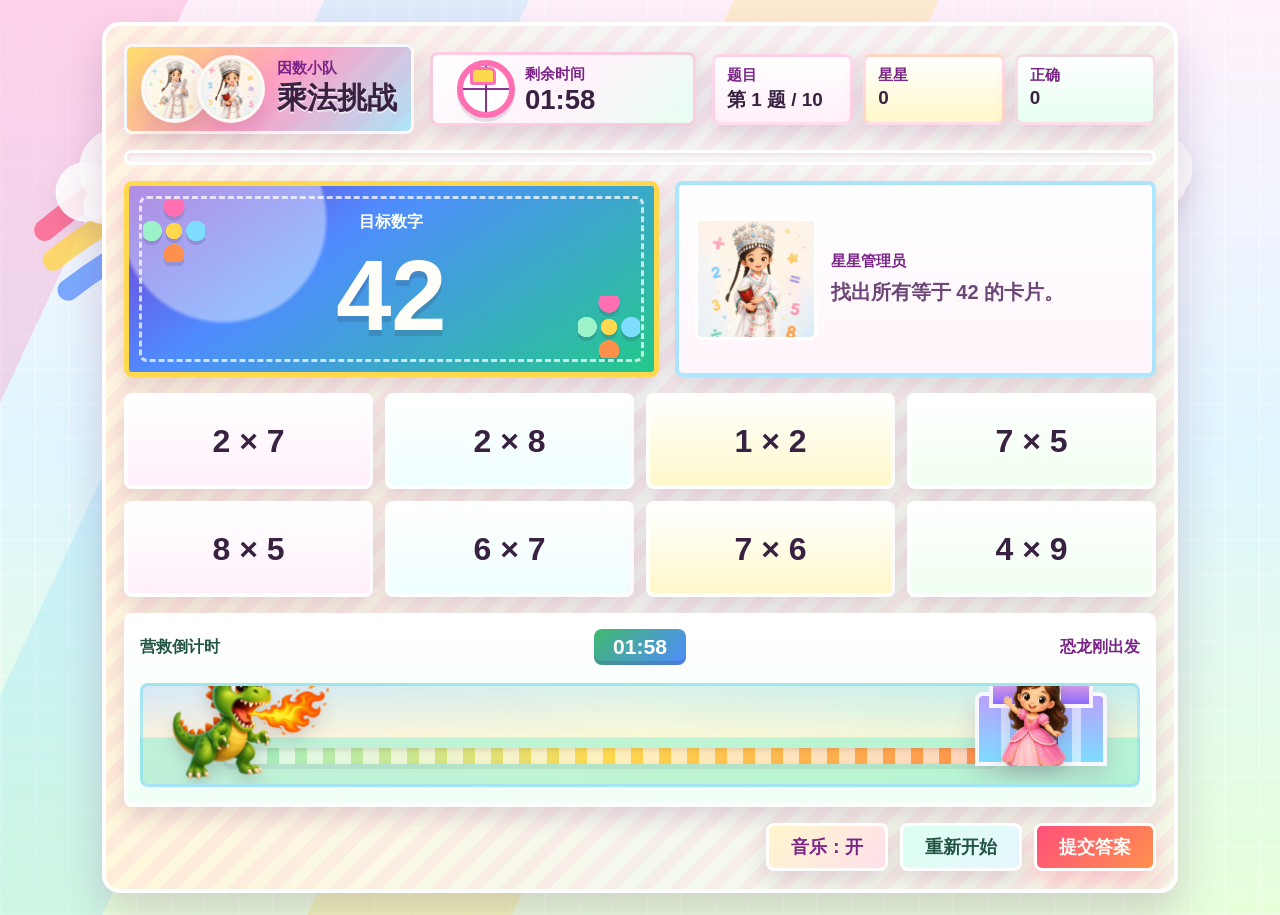
<file: index.html>
<!doctype html>
<html lang="zh-CN">
  <head>
    <meta charset="utf-8">
    <meta name="viewport" content="width=device-width, initial-scale=1, viewport-fit=cover">
    <meta name="theme-color" content="#ff6fb1">
    <meta name="apple-mobile-web-app-capable" content="yes">
    <meta name="apple-mobile-web-app-title" content="因数小队">
    <meta name="apple-mobile-web-app-status-bar-style" content="black-translucent">
    <title>因数小队</title>
    <link rel="manifest" href="./manifest.webmanifest">
    <link rel="apple-touch-icon" href="./姐姐.png">
    <link rel="icon" href="./app-icon.svg" type="image/svg+xml">
    <link rel="stylesheet" href="./styles.css?v=11">
  </head>
  <body>
    <main class="app-shell" aria-label="因数小队乘法游戏">
      <div class="fireworks-layer" id="fireworksLayer" aria-hidden="true"></div>
      <div class="storybook-scene" aria-hidden="true">
        <svg class="scene-svg" viewBox="0 0 1200 720" focusable="false">
          <path class="rainbow-band band-1" d="M42 154 C190 30, 323 38, 474 156" />
          <path class="rainbow-band band-2" d="M50 182 C195 67, 322 75, 466 184" />
          <path class="rainbow-band band-3" d="M64 210 C202 104, 318 108, 452 212" />

          <g class="cloud cloud-left">
            <circle cx="80" cy="118" r="28" />
            <circle cx="112" cy="96" r="38" />
            <circle cx="154" cy="118" r="30" />
            <rect x="78" y="114" width="98" height="34" rx="17" />
          </g>
          <g class="cloud cloud-right">
            <circle cx="1000" cy="94" r="30" />
            <circle cx="1036" cy="72" r="42" />
            <circle cx="1086" cy="96" r="32" />
            <rect x="1000" y="92" width="112" height="38" rx="19" />
          </g>

          <g class="bird bird-one">
            <path d="M982 182 q24 -28 48 0" />
            <path d="M1030 182 q24 -28 48 0" />
          </g>
          <g class="bird bird-two">
            <path d="M900 230 q18 -20 36 0" />
            <path d="M936 230 q18 -20 36 0" />
          </g>

          <g class="flower flower-a">
            <path class="stem" d="M106 560 C116 496, 130 452, 166 410" />
            <circle class="petal petal-1" cx="166" cy="390" r="22" />
            <circle class="petal petal-2" cx="188" cy="414" r="22" />
            <circle class="petal petal-3" cx="158" cy="434" r="22" />
            <circle class="petal petal-4" cx="136" cy="406" r="22" />
            <circle class="flower-core" cx="162" cy="412" r="17" />
          </g>
          <g class="flower flower-b">
            <path class="stem" d="M1010 590 C996 520, 970 474, 926 434" />
            <circle class="petal petal-1" cx="926" cy="414" r="20" />
            <circle class="petal petal-2" cx="950" cy="436" r="20" />
            <circle class="petal petal-3" cx="920" cy="458" r="20" />
            <circle class="petal petal-4" cx="898" cy="430" r="20" />
            <circle class="flower-core" cx="924" cy="436" r="15" />
          </g>

          <g class="butterfly">
            <ellipse cx="258" cy="266" rx="28" ry="18" />
            <ellipse cx="308" cy="266" rx="28" ry="18" />
            <ellipse cx="268" cy="302" rx="21" ry="14" />
            <ellipse cx="298" cy="302" rx="21" ry="14" />
            <line x1="283" y1="262" x2="283" y2="318" />
          </g>

          <g class="bee">
            <ellipse cx="978" cy="326" rx="32" ry="20" />
            <path d="M958 310 V342 M976 307 V345 M994 312 V340" />
            <circle cx="1008" cy="320" r="6" />
            <ellipse class="wing" cx="970" cy="298" rx="15" ry="10" />
            <ellipse class="wing" cx="992" cy="298" rx="15" ry="10" />
          </g>

          <g class="pond">
            <path d="M840 614 C908 576, 1014 574, 1090 616 C1018 670, 910 670, 840 614Z" />
            <path d="M872 614 C922 594, 1008 594, 1058 616" />
          </g>
          <g class="fish">
            <ellipse cx="970" cy="624" rx="27" ry="14" />
            <path d="M942 624 l-25 -17 v34z" />
            <circle cx="982" cy="620" r="3" />
          </g>

          <g class="ladybug">
            <ellipse cx="224" cy="612" rx="30" ry="25" />
            <path d="M224 590 v44" />
            <circle cx="210" cy="604" r="5" />
            <circle cx="236" cy="604" r="5" />
            <circle cx="214" cy="624" r="5" />
            <circle cx="238" cy="624" r="5" />
          </g>
        </svg>
      </div>
      <section class="play-area" id="playArea">
        <header class="top-bar">
          <div class="team-badge" aria-label="因数小队角色">
            <figure class="avatar avatar-leader">
              <img src="./姐姐.png" alt="姐姐队长">
            </figure>
            <figure class="avatar avatar-helper">
              <img src="./妹妹.png" alt="星星管理员">
            </figure>
            <div>
              <p class="eyebrow">因数小队</p>
              <h1>乘法挑战</h1>
            </div>
          </div>

          <div class="timer-panel" aria-label="本轮计时">
            <span class="timer-label">剩余时间</span>
            <strong id="timerText">00:00</strong>
          </div>

          <div class="status-strip" aria-label="练习进度">
            <div>
              <span class="status-label">题目</span>
              <strong id="roundText">第 1 题 / 10</strong>
            </div>
            <div>
              <span class="status-label">星星</span>
              <strong id="starText">0</strong>
            </div>
            <div>
              <span class="status-label">正确</span>
              <strong id="scoreText">0</strong>
            </div>
          </div>
        </header>

        <div class="progress-track" aria-hidden="true">
          <span id="progressFill"></span>
        </div>

        <section class="challenge-zone" aria-labelledby="targetLabel">
          <div class="target-panel">
            <span class="corner-flower corner-flower-one" aria-hidden="true"></span>
            <span class="corner-flower corner-flower-two" aria-hidden="true"></span>
            <p id="targetLabel">目标数字</p>
            <strong id="targetNumber">36</strong>
          </div>

          <div class="companion-panel">
            <img src="./妹妹.png" alt="" aria-hidden="true">
            <div>
              <p class="companion-role">星星管理员</p>
              <p id="feedbackText" aria-live="polite">找出所有正确卡片。</p>
            </div>
          </div>
        </section>

        <section class="cards-zone" aria-label="乘法卡片">
          <div class="factor-grid" id="cardGrid"></div>
        </section>

        <section class="rescue-meter" id="rescueMeter" aria-label="两分钟营救倒计时">
          <div class="rescue-meter-head">
            <span>营救倒计时</span>
            <strong id="rescueTime">02:00</strong>
            <em id="rescueStatus">恐龙刚出发</em>
          </div>
          <div class="rescue-stage">
            <div class="rescue-track" id="rescueTrack">
              <span class="rescue-path" aria-hidden="true"></span>
              <img class="rescue-dinosaur" id="rescueDinosaur" src="./dinosaur.png" alt="喷火恐龙">
              <div class="castle-gate" aria-hidden="true">
                <span></span>
              </div>
              <img class="rescue-princess" src="./princess.png" alt="公主">
            </div>
          </div>
        </section>

        <footer class="action-bar">
          <button class="ghost-button music-button" type="button" id="musicButton" aria-pressed="true">音乐：开</button>
          <button class="ghost-button" type="button" id="restartButton">重新开始</button>
          <button class="primary-button" type="button" id="submitButton">提交答案</button>
          <button class="primary-button hidden" type="button" id="nextButton">下一题</button>
        </footer>
      </section>

      <section class="result-screen hidden" id="resultScreen" aria-labelledby="resultTitle">
        <div class="result-garland" aria-hidden="true">
          <span></span><span></span><span></span><span></span><span></span>
        </div>
        <div class="rescue-result-scene" id="resultRescueScene" aria-hidden="true">
          <img class="result-dinosaur" src="./dinosaur.png" alt="">
          <div class="result-castle">
            <span></span>
          </div>
          <img class="result-princess" src="./princess.png" alt="">
        </div>
        <div class="celebration">
          <img src="./姐姐.png" alt="姐姐队长">
          <img src="./妹妹.png" alt="星星管理员">
          <div class="sister-cheer" id="sisterCheer" aria-label="妹妹鼓励姐姐">姐姐真棒！</div>
        </div>
        <p class="eyebrow" id="resultEyebrow">本轮完成</p>
        <h2 id="resultTitle">10 题练习结束</h2>
        <p class="result-score" id="resultScore">正确 0 题，正确率 0%</p>
        <p class="result-time" id="resultTime">总用时 00:00</p>
        <p class="result-detail" id="resultDetail">继续练习会优先复习错题数字。</p>
        <div class="wrong-list" id="wrongList" aria-label="本轮错题数字"></div>
        <div class="result-actions">
          <button class="primary-button" type="button" id="againButton">再练 10 题</button>
        </div>
      </section>
    </main>

    <audio id="bgmAudio" src="./bgm.mp3" loop preload="auto"></audio>
    <script src="./app.js?v=11" defer></script>
  </body>
</html>
</file>
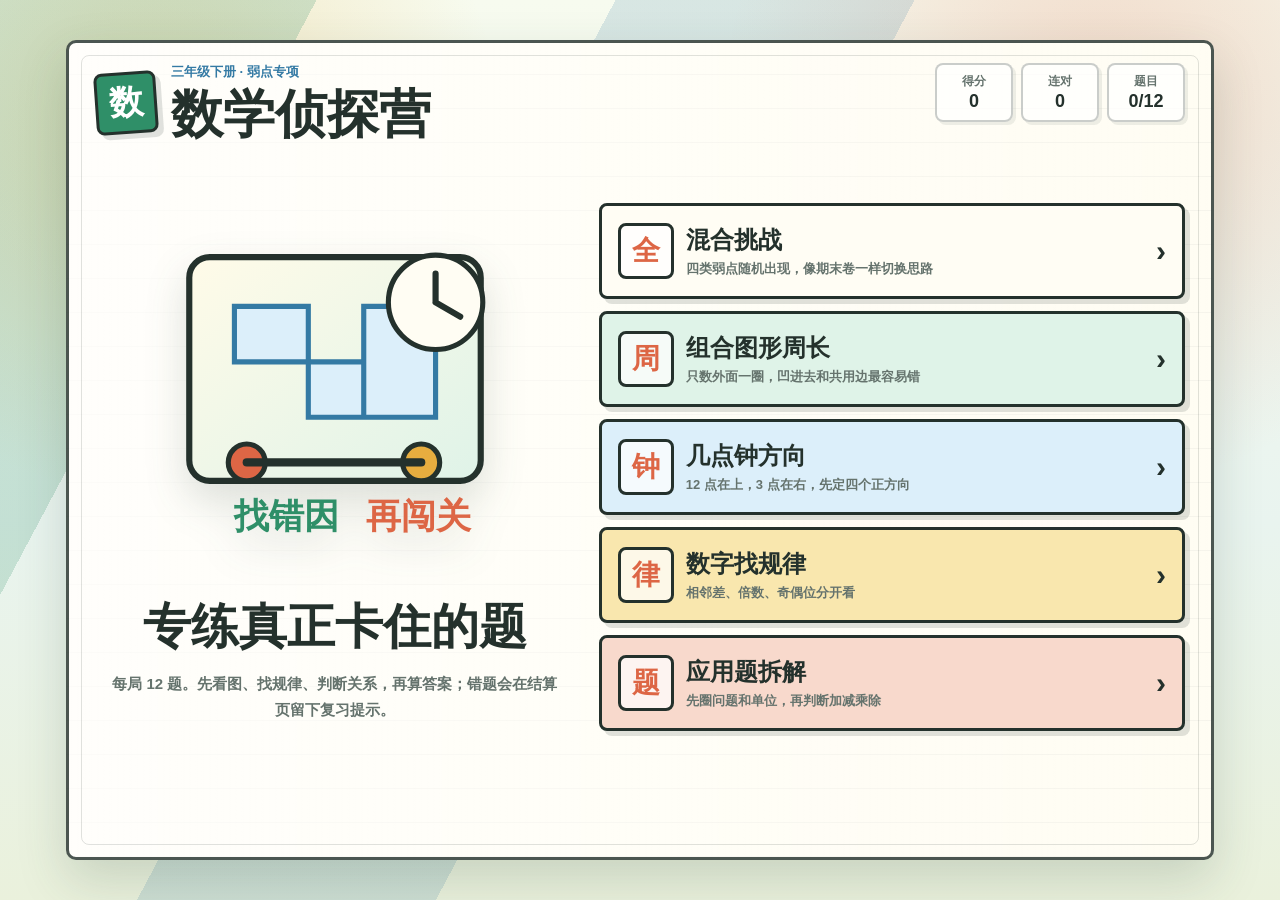
<file: 数学/数学弱点专项小游戏.html>
<!doctype html>
<html lang="zh-CN">
<head>
<meta charset="utf-8">
<meta name="viewport" content="width=device-width, initial-scale=1, viewport-fit=cover">
<meta name="theme-color" content="#eef6f0">
<meta name="apple-mobile-web-app-capable" content="yes">
<meta name="apple-mobile-web-app-title" content="数学专项">
<meta name="apple-mobile-web-app-status-bar-style" content="default">
<title>三年级数学弱点专项小游戏</title>
<style>
  :root {
    color-scheme: light;
    --ink: #24312c;
    --muted: #65736d;
    --paper: #fffdf3;
    --mint: #dff3e8;
    --leaf: #2f8f68;
    --blue: #347aa4;
    --blue-soft: #dceffa;
    --gold: #e7ad3f;
    --gold-soft: #f9e7ae;
    --coral: #dd6645;
    --coral-soft: #f8d9cc;
    --violet: #7160a8;
    --violet-soft: #e6e1f7;
    --right: #249263;
    --wrong: #c5433e;
    --line: rgba(36, 49, 44, 0.18);
    --shadow: 0 20px 50px rgba(45, 70, 56, 0.18);
  }

  * {
    box-sizing: border-box;
  }

  html,
  body {
    min-height: 100%;
    margin: 0;
  }

  body {
    color: var(--ink);
    font-family: "PingFang SC", "Microsoft YaHei", "Yuanti SC", sans-serif;
    letter-spacing: 0;
    background:
      linear-gradient(118deg, rgba(47, 143, 104, 0.2) 0 18%, transparent 18% 35%, rgba(52, 122, 164, 0.16) 35% 52%, transparent 52%),
      radial-gradient(circle at 12% 16%, rgba(231, 173, 63, 0.3), transparent 26%),
      radial-gradient(circle at 86% 12%, rgba(221, 102, 69, 0.23), transparent 28%),
      linear-gradient(180deg, #f7fbef 0%, #e9f4ef 58%, #eaf1dc 100%);
    overflow-x: hidden;
  }

  button {
    min-height: 48px;
    border: 0;
    border-radius: 8px;
    color: inherit;
    font: inherit;
    cursor: pointer;
    -webkit-tap-highlight-color: transparent;
  }

  button:focus-visible {
    outline: 4px solid rgba(52, 122, 164, 0.36);
    outline-offset: 3px;
  }

  .shell {
    width: min(1180px, 100%);
    min-height: 100dvh;
    margin: 0 auto;
    padding: 16px;
    display: grid;
    align-items: center;
  }

  .app {
    position: relative;
    width: 100%;
    min-height: min(820px, calc(100dvh - 32px));
    border: 3px solid rgba(36, 49, 44, 0.82);
    border-radius: 10px;
    background:
      linear-gradient(90deg, rgba(255, 255, 255, 0.68), rgba(255, 255, 255, 0)),
      repeating-linear-gradient(0deg, rgba(36, 49, 44, 0.045) 0 1px, transparent 1px 34px),
      var(--paper);
    box-shadow: var(--shadow);
    overflow: hidden;
  }

  .app::before {
    content: "";
    position: absolute;
    inset: 12px;
    border: 1px solid rgba(36, 49, 44, 0.14);
    border-radius: 8px;
    pointer-events: none;
  }

  .topbar {
    position: relative;
    z-index: 1;
    padding: 20px 26px 8px;
    display: grid;
    grid-template-columns: 1fr auto;
    gap: 14px;
    align-items: start;
  }

  .brand {
    display: flex;
    gap: 14px;
    align-items: center;
    min-width: 0;
  }

  .brand-icon {
    width: 62px;
    height: 62px;
    border: 3px solid var(--ink);
    border-radius: 8px;
    background: var(--leaf);
    color: #fff;
    display: grid;
    place-items: center;
    font-size: 34px;
    font-weight: 900;
    box-shadow: 5px 5px 0 rgba(36, 49, 44, 0.14);
    transform: rotate(-4deg);
  }

  .eyebrow {
    margin: 0 0 4px;
    color: var(--blue);
    font-size: 13px;
    font-weight: 900;
  }

  h1,
  h2 {
    margin: 0;
    line-height: 1.12;
  }

  h1 {
    font-size: clamp(30px, 4.8vw, 52px);
    font-weight: 900;
  }

  .stats {
    display: grid;
    grid-template-columns: repeat(3, minmax(78px, auto));
    gap: 8px;
  }

  .stat {
    border: 2px solid rgba(36, 49, 44, 0.24);
    border-radius: 8px;
    background: rgba(255, 255, 255, 0.72);
    padding: 8px 10px;
    text-align: center;
    box-shadow: 3px 3px 0 rgba(36, 49, 44, 0.08);
  }

  .stat span {
    display: block;
    color: var(--muted);
    font-size: 12px;
    font-weight: 800;
  }

  .stat strong {
    display: block;
    margin-top: 1px;
    font-size: 18px;
    font-weight: 900;
  }

  .screen {
    position: relative;
    z-index: 1;
    min-height: 642px;
    padding: 6px 26px 26px;
  }

  .hidden {
    display: none !important;
  }

  .start-layout {
    min-height: 620px;
    display: grid;
    grid-template-columns: minmax(0, 0.9fr) minmax(360px, 1.1fr);
    gap: 24px;
    align-items: center;
  }

  .hero {
    display: grid;
    justify-items: center;
    gap: 18px;
    text-align: center;
  }

  .hero svg {
    width: min(390px, 88vw);
    filter: drop-shadow(0 18px 20px rgba(45, 70, 56, 0.16));
  }

  .hero h2 {
    max-width: 440px;
    font-size: clamp(30px, 5vw, 48px);
    font-weight: 900;
  }

  .hero p {
    max-width: 460px;
    margin: 0;
    color: var(--muted);
    font-size: 15px;
    font-weight: 800;
    line-height: 1.7;
  }

  .mode-grid {
    display: grid;
    gap: 12px;
  }

  .mode-card {
    min-height: 96px;
    border: 3px solid var(--ink);
    border-radius: 8px;
    background: #fffdf4;
    padding: 14px 16px;
    display: grid;
    grid-template-columns: 56px 1fr auto;
    gap: 12px;
    align-items: center;
    text-align: left;
    box-shadow: 5px 5px 0 rgba(36, 49, 44, 0.14);
    transition: transform 0.08s ease, box-shadow 0.08s ease;
  }

  .mode-card:nth-child(2) {
    background: var(--mint);
  }

  .mode-card:nth-child(3) {
    background: var(--blue-soft);
  }

  .mode-card:nth-child(4) {
    background: var(--gold-soft);
  }

  .mode-card:nth-child(5) {
    background: var(--coral-soft);
  }

  .mode-card:hover {
    transform: translate(-1px, -1px);
    box-shadow: 7px 7px 0 rgba(36, 49, 44, 0.12);
  }

  .mode-card:active {
    transform: translate(4px, 4px);
    box-shadow: 1px 1px 0 rgba(36, 49, 44, 0.14);
  }

  .mode-icon {
    width: 56px;
    height: 56px;
    border: 3px solid var(--ink);
    border-radius: 8px;
    background: rgba(255, 255, 255, 0.72);
    display: grid;
    place-items: center;
    color: var(--coral);
    font-size: 28px;
    font-weight: 900;
  }

  .mode-title {
    display: block;
    font-size: 24px;
    font-weight: 900;
  }

  .mode-detail {
    display: block;
    margin-top: 4px;
    color: var(--muted);
    font-size: 13px;
    font-weight: 800;
    line-height: 1.45;
  }

  .mode-arrow {
    font-size: 30px;
    font-weight: 900;
  }

  .progress {
    height: 14px;
    margin: 0 0 16px;
    border: 2px solid var(--ink);
    border-radius: 999px;
    background: rgba(255, 255, 255, 0.64);
    overflow: hidden;
  }

  .progress i {
    display: block;
    width: 0;
    height: 100%;
    background: linear-gradient(90deg, var(--leaf), var(--blue), var(--gold), var(--coral));
    transition: width 0.25s ease;
  }

  .quiz-layout {
    display: grid;
    grid-template-columns: 250px minmax(0, 1fr);
    gap: 18px;
    align-items: stretch;
  }

  .side,
  .question {
    border: 3px solid rgba(36, 49, 44, 0.44);
    border-radius: 8px;
    background: rgba(255, 253, 243, 0.86);
    box-shadow: 5px 5px 0 rgba(36, 49, 44, 0.1);
  }

  .side {
    min-height: 486px;
    padding: 16px;
    display: grid;
    gap: 12px;
    align-content: start;
  }

  .round-card {
    border: 3px solid var(--ink);
    border-radius: 8px;
    background: var(--gold-soft);
    padding: 14px;
    text-align: center;
  }

  .round-card span {
    display: block;
    color: var(--muted);
    font-size: 13px;
    font-weight: 900;
  }

  .round-card strong {
    display: block;
    margin-top: 4px;
    font-size: 30px;
    font-weight: 900;
  }

  .steps {
    display: grid;
    gap: 8px;
  }

  .step {
    height: 12px;
    border: 1px solid rgba(36, 49, 44, 0.26);
    border-radius: 999px;
    background: rgba(255, 255, 255, 0.7);
  }

  .step.good {
    background: var(--right);
  }

  .step.bad {
    background: var(--wrong);
  }

  .hint-box {
    margin-top: auto;
    border-left: 6px solid var(--leaf);
    background: rgba(255, 255, 255, 0.62);
    padding: 12px;
    color: var(--muted);
    font-size: 14px;
    font-weight: 800;
    line-height: 1.6;
  }

  .tool-button {
    border: 3px solid var(--ink);
    border-radius: 8px;
    background: rgba(255, 255, 255, 0.72);
    padding: 0 14px;
    font-weight: 900;
    box-shadow: 3px 3px 0 rgba(36, 49, 44, 0.12);
  }

  .question {
    min-height: 486px;
    padding: clamp(18px, 3vw, 30px);
    display: grid;
    grid-template-rows: auto auto minmax(180px, 1fr) auto auto;
    gap: 14px;
  }

  .tags {
    display: flex;
    flex-wrap: wrap;
    gap: 8px;
  }

  .tag {
    border: 1px solid rgba(36, 49, 44, 0.26);
    border-radius: 999px;
    background: rgba(255, 255, 255, 0.7);
    padding: 5px 10px;
    color: var(--muted);
    font-size: 13px;
    font-weight: 900;
  }

  .tag.primary {
    color: #fff;
    background: var(--violet);
    border-color: var(--violet);
  }

  .prompt {
    font-size: clamp(24px, 3.6vw, 42px);
    font-weight: 900;
    line-height: 1.25;
  }

  .prompt small {
    display: block;
    margin-top: 8px;
    color: var(--muted);
    font-size: 15px;
    font-weight: 800;
  }

  .scene {
    min-height: 190px;
    border: 2px dashed rgba(36, 49, 44, 0.22);
    border-radius: 8px;
    background: rgba(255, 255, 255, 0.48);
    display: grid;
    place-items: center;
    padding: 14px;
    overflow: hidden;
  }

  .scene svg {
    max-width: 100%;
    max-height: 310px;
  }

  .word-scene {
    width: 100%;
    max-width: 650px;
    border: 3px solid var(--ink);
    border-radius: 8px;
    background: #fff9e7;
    padding: 18px;
    box-shadow: 4px 4px 0 rgba(36, 49, 44, 0.1);
    font-size: clamp(20px, 3vw, 30px);
    font-weight: 900;
    line-height: 1.5;
  }

  .word-scene em {
    color: var(--coral);
    font-style: normal;
  }

  .options {
    display: grid;
    grid-template-columns: repeat(2, minmax(0, 1fr));
    gap: 12px;
  }

  .option {
    min-height: 76px;
    border: 3px solid var(--ink);
    border-radius: 8px;
    background: #fffdf6;
    padding: 12px;
    display: grid;
    place-items: center;
    text-align: center;
    font-size: clamp(20px, 3vw, 30px);
    font-weight: 900;
    line-height: 1.18;
    box-shadow: 4px 4px 0 rgba(36, 49, 44, 0.14);
    transition: transform 0.08s ease, box-shadow 0.08s ease;
  }

  .option:hover:not(:disabled) {
    transform: translate(-1px, -1px);
  }

  .option:active:not(:disabled) {
    transform: translate(3px, 3px);
    box-shadow: 1px 1px 0 rgba(36, 49, 44, 0.14);
  }

  .option.correct {
    color: #fff;
    background: var(--right);
    border-color: #1d6e4d;
  }

  .option.wrong {
    color: #fff;
    background: var(--wrong);
    border-color: #8d2f2c;
  }

  .option.dim {
    opacity: 0.46;
  }

  .option:disabled {
    cursor: default;
  }

  .feedback {
    min-height: 74px;
    border: 2px solid rgba(36, 49, 44, 0.24);
    border-radius: 8px;
    background: rgba(255, 255, 255, 0.72);
    padding: 12px 14px;
    display: grid;
    grid-template-columns: 1fr auto;
    gap: 12px;
    align-items: center;
    color: var(--muted);
    font-weight: 800;
    line-height: 1.5;
  }

  .feedback strong {
    color: var(--ink);
  }

  .next-button,
  .primary-action,
  .secondary-action {
    border: 3px solid var(--ink);
    border-radius: 8px;
    font-weight: 900;
    box-shadow: 3px 3px 0 rgba(36, 49, 44, 0.14);
  }

  .next-button {
    background: var(--gold);
    padding: 0 18px;
  }

  .result-layout {
    min-height: 620px;
    display: grid;
    grid-template-columns: minmax(260px, 0.88fr) minmax(0, 1.12fr);
    gap: 24px;
    align-items: center;
  }

  .result-medal {
    min-height: 420px;
    display: grid;
    place-items: center;
  }

  .medal {
    width: min(330px, 82vw);
    aspect-ratio: 1;
    border: 9px double var(--gold);
    border-radius: 50%;
    background: rgba(255, 255, 255, 0.58);
    display: grid;
    place-items: center;
    text-align: center;
    transform: rotate(-4deg);
  }

  .medal strong {
    display: block;
    color: var(--coral);
    font-size: clamp(56px, 11vw, 100px);
    line-height: 0.95;
    font-weight: 900;
  }

  .medal span {
    display: block;
    margin-top: 8px;
    color: var(--muted);
    font-size: 18px;
    font-weight: 900;
  }

  .result-detail {
    display: grid;
    gap: 14px;
  }

  .result-detail h2 {
    font-size: clamp(30px, 5vw, 52px);
    font-weight: 900;
  }

  .result-detail p {
    margin: 0;
    color: var(--muted);
    font-size: 16px;
    font-weight: 800;
    line-height: 1.7;
  }

  .weak-list {
    display: grid;
    gap: 8px;
    max-height: 240px;
    overflow: auto;
    padding-right: 4px;
  }

  .weak-item {
    border: 1px solid rgba(36, 49, 44, 0.22);
    border-radius: 8px;
    background: rgba(255, 255, 255, 0.62);
    padding: 9px 11px;
    color: var(--muted);
    font-size: 14px;
    font-weight: 800;
    line-height: 1.45;
  }

  .weak-item strong {
    color: var(--ink);
  }

  .result-actions {
    display: flex;
    flex-wrap: wrap;
    gap: 10px;
  }

  .primary-action {
    min-width: 150px;
    background: var(--leaf);
    color: #fff;
    padding: 0 20px;
  }

  .secondary-action {
    min-width: 132px;
    background: rgba(255, 255, 255, 0.72);
    padding: 0 18px;
  }

  .burst {
    position: fixed;
    left: var(--x);
    top: var(--y);
    width: 9px;
    height: 9px;
    border-radius: 50%;
    background: var(--color);
    pointer-events: none;
    animation: burst 760ms ease-out forwards;
    z-index: 20;
  }

  @keyframes burst {
    from {
      transform: translate(0, 0) scale(1);
      opacity: 1;
    }
    to {
      transform: translate(var(--dx), var(--dy)) scale(0.15);
      opacity: 0;
    }
  }

  @media (prefers-reduced-motion: reduce) {
    *,
    *::before,
    *::after {
      animation-duration: 0.01ms !important;
      animation-iteration-count: 1 !important;
      transition-duration: 0.01ms !important;
    }
  }

  @media (max-width: 920px) {
    .topbar,
    .start-layout,
    .quiz-layout,
    .result-layout {
      grid-template-columns: 1fr;
    }

    .side {
      min-height: auto;
    }

    .steps {
      grid-template-columns: repeat(12, 1fr);
    }

    .hint-box {
      margin-top: 0;
    }
  }

  @media (max-width: 560px) {
    .shell {
      padding: 10px;
      align-items: stretch;
    }

    .app {
      min-height: calc(100dvh - 20px);
    }

    .topbar {
      padding: 18px 18px 8px;
    }

    .screen {
      min-height: auto;
      padding: 4px 18px 20px;
    }

    .brand-icon {
      width: 52px;
      height: 52px;
      font-size: 28px;
    }

    .stats {
      grid-template-columns: repeat(3, 1fr);
    }

    .mode-card {
      grid-template-columns: 46px 1fr;
      min-height: 92px;
    }

    .mode-icon {
      width: 46px;
      height: 46px;
      font-size: 23px;
    }

    .mode-arrow {
      display: none;
    }

    .mode-title {
      font-size: 21px;
    }

    .options {
      grid-template-columns: 1fr;
    }

    .feedback {
      grid-template-columns: 1fr;
    }

    .next-button {
      width: 100%;
    }
  }
</style>
</head>
<body>
<main class="shell">
  <section class="app" aria-label="三年级数学弱点专项小游戏">
    <header class="topbar">
      <div class="brand">
        <div class="brand-icon">数</div>
        <div>
          <p class="eyebrow">三年级下册 · 弱点专项</p>
          <h1>数学侦探营</h1>
        </div>
      </div>
      <div class="stats" aria-label="本局成绩">
        <div class="stat"><span>得分</span><strong id="scoreText">0</strong></div>
        <div class="stat"><span>连对</span><strong id="streakText">0</strong></div>
        <div class="stat"><span>题目</span><strong id="roundText">0/12</strong></div>
      </div>
    </header>

    <section class="screen" id="startScreen">
      <div class="start-layout">
        <div class="hero">
          <svg viewBox="0 0 380 360" role="img" aria-label="数学训练台">
            <defs>
              <linearGradient id="boardGrad" x1="0" x2="1" y1="0" y2="1">
                <stop stop-color="#fffbe8"/>
                <stop offset="1" stop-color="#dff3e8"/>
              </linearGradient>
            </defs>
            <rect x="48" y="44" width="284" height="218" rx="20" fill="url(#boardGrad)" stroke="#24312c" stroke-width="6"/>
            <path d="M92 92h72v54H92zM164 146h54v54h-54zM218 92h70v108h-70z" fill="#dceffa" stroke="#347aa4" stroke-width="5"/>
            <circle cx="104" cy="244" r="18" fill="#dd6645" stroke="#24312c" stroke-width="5"/>
            <circle cx="274" cy="244" r="18" fill="#e7ad3f" stroke="#24312c" stroke-width="5"/>
            <path d="M104 244h170" stroke="#24312c" stroke-width="8" stroke-linecap="round"/>
            <circle cx="288" cy="88" r="46" fill="#fffdf3" stroke="#24312c" stroke-width="5"/>
            <path d="M288 88l0-28M288 88l24 14" stroke="#24312c" stroke-width="6" stroke-linecap="round"/>
            <text x="92" y="308" font-size="34" font-weight="900" fill="#2f8f68">找错因</text>
            <text x="220" y="308" font-size="34" font-weight="900" fill="#dd6645">再闯关</text>
          </svg>
          <h2>专练真正卡住的题</h2>
          <p>每局 12 题。先看图、找规律、判断关系，再算答案；错题会在结算页留下复习提示。</p>
        </div>
        <div class="mode-grid" id="modeGrid">
          <button class="mode-card" type="button" data-mode="mix">
            <span class="mode-icon">全</span>
            <span><span class="mode-title">混合挑战</span><span class="mode-detail">四类弱点随机出现，像期末卷一样切换思路</span></span>
            <span class="mode-arrow">›</span>
          </button>
          <button class="mode-card" type="button" data-mode="perimeter">
            <span class="mode-icon">周</span>
            <span><span class="mode-title">组合图形周长</span><span class="mode-detail">只数外面一圈，凹进去和共用边最容易错</span></span>
            <span class="mode-arrow">›</span>
          </button>
          <button class="mode-card" type="button" data-mode="direction">
            <span class="mode-icon">钟</span>
            <span><span class="mode-title">几点钟方向</span><span class="mode-detail">12 点在上，3 点在右，先定四个正方向</span></span>
            <span class="mode-arrow">›</span>
          </button>
          <button class="mode-card" type="button" data-mode="pattern">
            <span class="mode-icon">律</span>
            <span><span class="mode-title">数字找规律</span><span class="mode-detail">相邻差、倍数、奇偶位分开看</span></span>
            <span class="mode-arrow">›</span>
          </button>
          <button class="mode-card" type="button" data-mode="word">
            <span class="mode-icon">题</span>
            <span><span class="mode-title">应用题拆解</span><span class="mode-detail">先圈问题和单位，再判断加减乘除</span></span>
            <span class="mode-arrow">›</span>
          </button>
        </div>
      </div>
    </section>

    <section class="screen hidden" id="quizScreen">
      <div class="progress" aria-hidden="true"><i id="progressFill"></i></div>
      <div class="quiz-layout">
        <aside class="side">
          <div class="round-card">
            <span id="modeLabel">混合挑战</span>
            <strong id="roundBig">1</strong>
          </div>
          <div class="steps" id="steps" aria-label="答题记录"></div>
          <button class="tool-button" type="button" id="soundButton" aria-pressed="true">音效：开</button>
          <button class="tool-button" type="button" id="homeButton">换专项</button>
          <div class="hint-box" id="hintBox">先判断题型，再动手算。</div>
        </aside>

        <section class="question" aria-live="polite">
          <div class="tags">
            <span class="tag primary" id="typeTag">组合图形周长</span>
            <span class="tag" id="levelTag">基础</span>
            <span class="tag" id="skillTag">只数外圈</span>
          </div>
          <div class="prompt" id="promptText"></div>
          <div class="scene" id="sceneBox"></div>
          <div class="options" id="optionsBox"></div>
          <div class="feedback hidden" id="feedbackBox">
            <div id="feedbackText"></div>
            <button class="next-button" type="button" id="nextButton">下一题</button>
          </div>
        </section>
      </div>
    </section>

    <section class="screen hidden" id="resultScreen">
      <div class="result-layout">
        <div class="result-medal">
          <div class="medal">
            <div>
              <strong id="finalScore">0/12</strong>
              <span id="finalRate">正确率 0%</span>
            </div>
          </div>
        </div>
        <div class="result-detail">
          <p class="eyebrow">本局完成</p>
          <h2 id="resultTitle">继续侦探训练</h2>
          <p id="resultSummary">错题会显示在下面。</p>
          <div class="weak-list" id="weakList"></div>
          <div class="result-actions">
            <button class="primary-action" type="button" id="againButton">再练一局</button>
            <button class="secondary-action" type="button" id="resultHomeButton">换专项</button>
          </div>
        </div>
      </div>
    </section>
  </section>
</main>

<script>
const ROUND_TOTAL = 12;
const STORE_KEY = "math-detective-camp-v1";
const SOUND_ASSETS = {
  click: "../点击答案音效.mp3",
  correct: "../答对音效.mp3",
  wrong: "../答错音效.mp3",
  finale: "../最后结算庆祝.mp3",
};

const MODES = [
  { id: "mix", label: "混合挑战", types: ["perimeter", "direction", "pattern", "word"] },
  { id: "perimeter", label: "组合图形周长", types: ["perimeter"] },
  { id: "direction", label: "几点钟方向", types: ["direction"] },
  { id: "pattern", label: "数字找规律", types: ["pattern"] },
  { id: "word", label: "应用题拆解", types: ["word"] },
];

const HINTS = {
  perimeter: "缺角 L 形先看底边和左边，缺口宽高会和少掉的外边互相抵消。",
  direction: "不看数字，先想上方是 12 点，右方是 3 点，再配方位词。",
  pattern: "先看相邻差，再看倍数；不行就把奇数位、偶数位分开看。",
  word: "先圈问题，再看单位和关键词，最后列式。"
};

const HOUR_LABELS = {
  1: "1 点钟方向，东北方",
  2: "2 点钟方向，东北方",
  3: "3 点钟方向，东方",
  4: "4 点钟方向，东南方",
  5: "5 点钟方向，东南方",
  6: "6 点钟方向，南方",
  7: "7 点钟方向，西南方",
  8: "8 点钟方向，西南方",
  9: "9 点钟方向，西方",
  10: "10 点钟方向，西北方",
  11: "11 点钟方向，西北方",
  12: "12 点钟方向，北方",
};

const PATTERN_BANK = [
  { seq: [6, 12, 18, null, 30, 36], answer: 24, rule: "相邻两个数都增加 6。" },
  { seq: [3, 6, 12, null, 48, 96], answer: 24, rule: "每次乘 2。" },
  { seq: [2, 5, 9, 14, null, 27], answer: 20, rule: "相邻差依次是 3、4、5、6、7。" },
  { seq: [80, 72, 64, null, 48, 40], answer: 56, rule: "相邻两个数都减少 8。" },
  { seq: [1, 3, 2, 6, 3, null, 4, 12], answer: 9, rule: "奇数位是 1、2、3、4；偶数位是 3、6、9、12。" },
  { seq: [4, 9, 14, 19, null, 29], answer: 24, rule: "相邻两个数都增加 5。" },
  { seq: [96, 48, 24, null, 6, 3], answer: 12, rule: "每次除以 2。" },
  { seq: [7, 14, 13, 26, 25, null], answer: 50, rule: "先乘 2，再减 1，交替进行。" },
  { seq: [5, 10, 20, 35, null, 80], answer: 55, rule: "相邻差依次是 5、10、15、20、25。" },
  { seq: [2, 4, 7, 11, 16, null], answer: 22, rule: "相邻差依次是 2、3、4、5、6。" },
  { seq: [81, 72, 63, null, 45, 36], answer: 54, rule: "相邻两个数都减少 9。" },
  { seq: [2, 6, 18, null, 162], answer: 54, rule: "每次乘 3。" },
];

const WORD_BANK = [
  {
    prompt: "一根彩带长 96 厘米，先剪下 28 厘米，又剪下 35 厘米，还剩多少厘米？",
    answer: "33 厘米",
    options: ["33 厘米", "61 厘米", "63 厘米", "159 厘米"],
    explain: "问“还剩”，要从总长里连续减去剪下的：96 - 28 - 35 = 33。"
  },
  {
    prompt: "学校买来 6 箱跳绳，每箱 24 根，分给三年级 98 根，还剩多少根？",
    answer: "46 根",
    options: ["46 根", "144 根", "52 根", "190 根"],
    explain: "先求一共 6 × 24 = 144 根，再减去 98 根，剩 46 根。"
  },
  {
    prompt: "一本书 168 页，小雨 4 天看完，平均每天看多少页？",
    answer: "42 页",
    options: ["42 页", "41 页", "672 页", "164 页"],
    explain: "平均每天看多少页，用总页数除以天数：168 ÷ 4 = 42。"
  },
  {
    prompt: "每张门票 18 元，4 个大人和 3 个小朋友都买同价票，一共要多少钱？",
    answer: "126 元",
    options: ["126 元", "72 元", "54 元", "108 元"],
    explain: "一共 7 人，每人 18 元，18 × 7 = 126。"
  },
  {
    prompt: "一个长方形操场长 38 米，宽 22 米，绕它跑一圈是多少米？",
    answer: "120 米",
    options: ["120 米", "60 米", "836 米", "98 米"],
    explain: "绕一圈求周长：(38 + 22) × 2 = 120。"
  },
  {
    prompt: "3 个同样的文具盒 45 元，买 8 个这样的文具盒要多少元？",
    answer: "120 元",
    options: ["120 元", "15 元", "53 元", "360 元"],
    explain: "先求 1 个文具盒 45 ÷ 3 = 15 元，再求 8 个：15 × 8 = 120。"
  },
  {
    prompt: "果园上午摘了 156 千克苹果，下午摘的是上午的 2 倍，全天共摘多少千克？",
    answer: "468 千克",
    options: ["468 千克", "312 千克", "314 千克", "158 千克"],
    explain: "下午是 156 × 2 = 312 千克，全天是 156 + 312 = 468 千克。"
  },
  {
    prompt: "停车场原来有 72 辆车，开走 28 辆，又开来 19 辆，现在有多少辆？",
    answer: "63 辆",
    options: ["63 辆", "25 辆", "119 辆", "81 辆"],
    explain: "先减开走的，再加开来的：72 - 28 + 19 = 63。"
  },
  {
    prompt: "一个正方形花坛边长 16 米，在四周围栏杆，需要多少米栏杆？",
    answer: "64 米",
    options: ["64 米", "32 米", "256 米", "48 米"],
    explain: "正方形周长是边长 × 4：16 × 4 = 64。"
  },
  {
    prompt: "买 5 本笔记本用 35 元，买 9 本同样的笔记本要多少元？",
    answer: "63 元",
    options: ["63 元", "44 元", "315 元", "7 元"],
    explain: "先求单价 35 ÷ 5 = 7 元，再求 9 本：7 × 9 = 63。"
  },
  {
    prompt: "一辆车上午行 128 千米，下午比上午多行 36 千米，全天行多少千米？",
    answer: "292 千米",
    options: ["292 千米", "164 千米", "220 千米", "256 千米"],
    explain: "下午行 128 + 36 = 164 千米，全天 128 + 164 = 292 千米。"
  },
  {
    prompt: "36 个苹果平均放进 4 个袋子，每袋再增加 3 个，现在每袋有多少个？",
    answer: "12 个",
    options: ["12 个", "9 个", "15 个", "39 个"],
    explain: "先平均分：36 ÷ 4 = 9 个；每袋再增加 3 个，所以 9 + 3 = 12。"
  }
];

const els = {
  startScreen: document.querySelector("#startScreen"),
  quizScreen: document.querySelector("#quizScreen"),
  resultScreen: document.querySelector("#resultScreen"),
  modeGrid: document.querySelector("#modeGrid"),
  scoreText: document.querySelector("#scoreText"),
  streakText: document.querySelector("#streakText"),
  roundText: document.querySelector("#roundText"),
  progressFill: document.querySelector("#progressFill"),
  modeLabel: document.querySelector("#modeLabel"),
  roundBig: document.querySelector("#roundBig"),
  steps: document.querySelector("#steps"),
  soundButton: document.querySelector("#soundButton"),
  homeButton: document.querySelector("#homeButton"),
  hintBox: document.querySelector("#hintBox"),
  typeTag: document.querySelector("#typeTag"),
  levelTag: document.querySelector("#levelTag"),
  skillTag: document.querySelector("#skillTag"),
  promptText: document.querySelector("#promptText"),
  sceneBox: document.querySelector("#sceneBox"),
  optionsBox: document.querySelector("#optionsBox"),
  feedbackBox: document.querySelector("#feedbackBox"),
  feedbackText: document.querySelector("#feedbackText"),
  nextButton: document.querySelector("#nextButton"),
  finalScore: document.querySelector("#finalScore"),
  finalRate: document.querySelector("#finalRate"),
  resultTitle: document.querySelector("#resultTitle"),
  resultSummary: document.querySelector("#resultSummary"),
  weakList: document.querySelector("#weakList"),
  againButton: document.querySelector("#againButton"),
  resultHomeButton: document.querySelector("#resultHomeButton"),
};

let soundEnabled = loadSoundPreference();
let state = createState();
const soundPlayers = new Map();

function createState() {
  return {
    mode: MODES[0],
    round: 0,
    score: 0,
    streak: 0,
    bestStreak: 0,
    answered: [],
    wrong: [],
    current: null,
    locked: false,
  };
}

function shuffle(items) {
  const list = [...items];
  for (let index = list.length - 1; index > 0; index -= 1) {
    const swap = Math.floor(Math.random() * (index + 1));
    [list[index], list[swap]] = [list[swap], list[index]];
  }
  return list;
}

function randomItem(items) {
  return items[Math.floor(Math.random() * items.length)];
}

function uniqueOptions(answer, distractors) {
  const answerText = String(answer);
  const rest = [...new Set(distractors.map(String))]
    .filter((item) => item !== answerText)
    .slice(0, 3);
  return shuffle([answerText, ...rest]);
}

function startGame(modeId = "mix") {
  playSound("click");
  const mode = MODES.find((item) => item.id === modeId) || MODES[0];
  state = createState();
  state.mode = mode;
  els.startScreen.classList.add("hidden");
  els.resultScreen.classList.add("hidden");
  els.quizScreen.classList.remove("hidden");
  nextQuestion();
}

function nextQuestion() {
  if (state.round >= ROUND_TOTAL) {
    finishGame();
    return;
  }

  const type = randomItem(state.mode.types);
  state.current = makeQuestion(type, state.round);
  state.round += 1;
  state.locked = false;
  renderQuestion();
}

function makeQuestion(type, roundIndex) {
  if (type === "perimeter") {
    return makePerimeterQuestion(roundIndex);
  }
  if (type === "direction") {
    return makeDirectionQuestion(roundIndex);
  }
  if (type === "pattern") {
    return makePatternQuestion(roundIndex);
  }
  return makeWordQuestion(roundIndex);
}

function makePerimeterQuestion(roundIndex) {
  const left = randomItem([6, 7, 8, 9, 10, 12]);
  const bottom = randomItem([8, 9, 10, 11, 12, 14]);
  const notchWidth = randomItem([2, 3, 4, 5]);
  const notchHeight = randomItem([2, 3, 4]);
  const answer = 2 * (left + bottom);
  const options = uniqueOptions(`${answer} 厘米`, [
    `${answer + notchWidth + notchHeight} 厘米`,
    `${answer - notchWidth - notchHeight} 厘米`,
    `${left + bottom + notchWidth + notchHeight} 厘米`,
    `${2 * left + bottom + notchWidth} 厘米`,
  ]);

  return {
    type: "组合图形周长",
    level: roundIndex > 5 ? "提高" : "基础",
    skill: "缺角 L 形",
    prompt: "下面是一块 L 形的地，求它的周长。",
    scene: renderLShape({ left, bottom, notchWidth, notchHeight }),
    answer: `${answer} 厘米`,
    options,
    explain: `这种缺角 L 形可以看成一个长方形缺了一角。缺口宽会补到底边少掉的那段，缺口高会补到右边少掉的那段，所以周长 = 2 ×（底边 ${bottom} + 左边 ${left}）= ${answer} 厘米。`,
  };
}

function renderLShape({ left, bottom, notchWidth, notchHeight }) {
  const x0 = 82;
  const y0 = 46;
  const width = 236;
  const height = 176;
  const notchW = Math.round((notchWidth / bottom) * width);
  const notchH = Math.round((notchHeight / left) * height);
  const x1 = x0 + width - notchW;
  const y1 = y0 + notchH;
  const x2 = x0 + width;
  const y2 = y0 + height;
  const path = `M${x0} ${y0} H${x1} V${y1} H${x2} V${y2} H${x0} Z`;

  return `
    <svg viewBox="0 0 420 288" role="img" aria-label="缺角 L 形地">
      <rect x="8" y="8" width="404" height="272" rx="14" fill="#fffdf3" stroke="rgba(36,49,44,.18)" stroke-width="2"/>
      <path d="${path}" fill="#e8f0fb" stroke="#347aa4" stroke-width="6" stroke-linejoin="miter"/>
      <line x1="${x0}" y1="${y0}" x2="${x0}" y2="${y2}" stroke="#24312c" stroke-width="2" stroke-dasharray="5 6" opacity=".22"/>
      <line x1="${x0}" y1="${y2}" x2="${x2}" y2="${y2}" stroke="#24312c" stroke-width="2" stroke-dasharray="5 6" opacity=".22"/>
      <text x="${x0 - 36}" y="${(y0 + y2) / 2}" text-anchor="middle" font-size="24" font-weight="900" fill="#24312c" transform="rotate(-90 ${x0 - 36} ${(y0 + y2) / 2})">左边 ${left}</text>
      <text x="${(x0 + x2) / 2}" y="${y2 + 38}" text-anchor="middle" font-size="24" font-weight="900" fill="#24312c">底边 ${bottom}</text>
      <text x="${(x1 + x2) / 2 + 8}" y="${y1 - 16}" text-anchor="middle" font-size="20" font-weight="900" fill="#65736d">缺口宽 ${notchWidth}</text>
      <text x="${x2 + 8}" y="${(y1 + y2) / 2 - 6}" font-size="20" font-weight="900" fill="#65736d">缺口高 ${notchHeight}</text>
      <text x="210" y="24" text-anchor="middle" font-size="18" font-weight="900" fill="#65736d">周长是 ____ 厘米</text>
    </svg>
  `;
}

function makeDirectionQuestion(roundIndex) {
  const easyHours = [12, 3, 6, 9];
  const hardHours = [1, 2, 4, 5, 7, 8, 10, 11];
  const hour = roundIndex < 2 ? randomItem(easyHours) : randomItem(hardHours);
  const options = makeHourOptions(hour);

  return {
    type: "几点钟方向",
    level: easyHours.includes(hour) ? "基础" : "提高",
    skill: "钟向 + 方位",
    prompt: "小旗在小朋友的哪个方向？请选择“几点钟方向 + 方位词”。",
    scene: renderClockScene(hour),
    answer: HOUR_LABELS[hour],
    options,
    explain: `把小朋友想成钟面中心：上方是 12 点钟方向，也叫北方；右方是 3 点钟方向，也叫东方。小旗落在 ${HOUR_LABELS[hour]}。`,
  };
}

function makeHourOptions(hour) {
  const near = [hour, wrapHour(hour + 1), wrapHour(hour - 1), wrapHour(hour + 3), wrapHour(hour + 6)];
  const labels = [...new Set(near.map((value) => HOUR_LABELS[value]))];
  return uniqueOptions(HOUR_LABELS[hour], labels.filter((item) => item !== HOUR_LABELS[hour]));
}

function wrapHour(hour) {
  let value = hour;
  while (value > 12) value -= 12;
  while (value < 1) value += 12;
  return value;
}

function renderClockScene(hour) {
  const cx = 190;
  const cy = 162;
  const r = 118;
  const angle = (hour % 12) * 30 - 90;
  const rad = (angle * Math.PI) / 180;
  const tx = cx + Math.cos(rad) * r;
  const ty = cy + Math.sin(rad) * r;
  const marks = Array.from({ length: 12 }, (_, index) => {
    const a = index * 30 - 90;
    const rr = (a * Math.PI) / 180;
    const xA = cx + Math.cos(rr) * 116;
    const yA = cy + Math.sin(rr) * 116;
    const xB = cx + Math.cos(rr) * 128;
    const yB = cy + Math.sin(rr) * 128;
    return `<line x1="${xA}" y1="${yA}" x2="${xB}" y2="${yB}"/>`;
  }).join("");

  return `
    <svg viewBox="0 0 380 338" role="img" aria-label="钟面方向图">
      <circle cx="${cx}" cy="${cy}" r="128" fill="#fffdf3" stroke="#24312c" stroke-width="4"/>
      <g stroke="#65736d" stroke-width="4" stroke-linecap="round">${marks}</g>
      <circle cx="${cx}" cy="${cy}" r="26" fill="#dff3e8" stroke="#24312c" stroke-width="4"/>
      <text x="${cx}" y="${cy + 7}" text-anchor="middle" font-size="18" font-weight="900" fill="#24312c">我</text>
      <line x1="${cx}" y1="${cy}" x2="${tx}" y2="${ty}" stroke="#dd6645" stroke-width="6" stroke-linecap="round" stroke-dasharray="8 9"/>
      <path d="M${tx - 10} ${ty + 22}v-48l46 14-46 14" fill="#e7ad3f" stroke="#24312c" stroke-width="4" stroke-linejoin="round"/>
      <text x="${cx}" y="322" text-anchor="middle" font-size="17" font-weight="900" fill="#65736d">圆盘不标数字：先想上北、右东、下南、左西</text>
    </svg>
  `;
}

function makePatternQuestion(roundIndex) {
  const item = PATTERN_BANK[roundIndex % PATTERN_BANK.length];
  const answer = item.answer;
  const options = uniqueOptions(answer, [
    answer + randomItem([1, 2, 3, 4, 5, 6]),
    Math.max(answer - randomItem([1, 2, 3, 4, 5, 6]), 0),
    answer * 2,
    Math.max(Math.floor(answer / 2), 1),
  ]);

  return {
    type: "数字找规律",
    level: roundIndex % 3 === 0 ? "提高" : "基础",
    skill: "先找变化",
    prompt: "横线里应该填哪个数？",
    scene: renderPatternScene(item.seq),
    answer: String(answer),
    options,
    explain: item.rule,
  };
}

function renderPatternScene(seq) {
  const chips = seq.map((value) => `<span style="
    display:inline-grid;place-items:center;min-width:58px;height:58px;
    border:3px solid #24312c;border-radius:8px;background:${value === null ? "#f8d9cc" : "#fffdf6"};
    box-shadow:3px 3px 0 rgba(36,49,44,.12);font-size:26px;font-weight:900;">
    ${value === null ? "?" : value}
  </span>`).join("");

  return `<div class="word-scene" style="text-align:center;">${chips}</div>`;
}

function makeWordQuestion(roundIndex) {
  const item = WORD_BANK[roundIndex % WORD_BANK.length];
  return {
    type: "应用题拆解",
    level: roundIndex % 2 === 0 ? "基础" : "提高",
    skill: "先圈问题",
    prompt: "先读题，再选正确答案。",
    scene: renderWordScene(item.prompt),
    answer: item.answer,
    options: shuffle(item.options),
    explain: item.explain,
  };
}

function renderWordScene(prompt) {
  const highlighted = prompt.replace(/(\d+)/g, "<em>$1</em>");
  return `<div class="word-scene">${highlighted}</div>`;
}

function renderQuestion() {
  const q = state.current;
  els.feedbackBox.classList.add("hidden");
  els.modeLabel.textContent = state.mode.label;
  els.roundBig.textContent = state.round;
  els.scoreText.textContent = state.score;
  els.streakText.textContent = state.streak;
  els.roundText.textContent = `${state.round}/${ROUND_TOTAL}`;
  els.progressFill.style.width = `${((state.round - 1) / ROUND_TOTAL) * 100}%`;
  els.hintBox.textContent = HINTS[activeTypeKey(q.type)] || "先想清楚关系，再选择答案。";
  els.typeTag.textContent = q.type;
  els.levelTag.textContent = q.level;
  els.skillTag.textContent = q.skill;
  els.promptText.innerHTML = `${q.prompt}<small>${q.skill}</small>`;
  els.sceneBox.innerHTML = q.scene;
  els.optionsBox.innerHTML = q.options.map((option) => `
    <button class="option" type="button" data-value="${escapeAttr(option)}">${option}</button>
  `).join("");
  renderSteps();
}

function activeTypeKey(type) {
  if (type.includes("周长")) return "perimeter";
  if (type.includes("方向")) return "direction";
  if (type.includes("规律")) return "pattern";
  return "word";
}

function renderSteps() {
  const steps = [];
  for (let i = 0; i < ROUND_TOTAL; i += 1) {
    const record = state.answered[i];
    const className = record ? (record.correct ? "step good" : "step bad") : "step";
    steps.push(`<span class="${className}"></span>`);
  }
  els.steps.innerHTML = steps.join("");
}

function chooseAnswer(value, button) {
  if (state.locked) return;

  playSound("click");
  state.locked = true;
  const q = state.current;
  const correct = String(value) === String(q.answer);
  const buttons = [...els.optionsBox.querySelectorAll(".option")];

  buttons.forEach((item) => {
    item.disabled = true;
    if (item.dataset.value === String(q.answer)) {
      item.classList.add("correct");
    } else if (item === button) {
      item.classList.add("wrong");
    } else {
      item.classList.add("dim");
    }
  });

  if (correct) {
    state.score += 1;
    state.streak += 1;
    state.bestStreak = Math.max(state.bestStreak, state.streak);
    window.setTimeout(() => playSound("correct"), 80);
    popBurst();
  } else {
    state.streak = 0;
    state.wrong.push({ ...q, choice: value });
    window.setTimeout(() => playSound("wrong"), 80);
  }

  state.answered.push({ correct, type: q.type });
  els.scoreText.textContent = state.score;
  els.streakText.textContent = state.streak;
  els.progressFill.style.width = `${(state.round / ROUND_TOTAL) * 100}%`;
  renderSteps();
  showFeedback(correct, q, value);
}

function showFeedback(correct, q, value) {
  const title = correct ? "答对了" : "这题抓到弱点了";
  const detail = correct
    ? q.explain
    : `你选了“${value}”。正确答案是“${q.answer}”。${q.explain}`;
  els.feedbackText.innerHTML = `<strong>${title}</strong><br>${detail}`;
  els.feedbackBox.classList.remove("hidden");
}

function finishGame() {
  saveWeakTypes(state.wrong.map((item) => item.type));
  saveBest(Math.max(loadBest(), state.score));
  const rate = Math.round((state.score / ROUND_TOTAL) * 100);
  els.quizScreen.classList.add("hidden");
  els.resultScreen.classList.remove("hidden");
  els.finalScore.textContent = `${state.score}/${ROUND_TOTAL}`;
  els.finalRate.textContent = `正确率 ${rate}%`;
  els.resultTitle.textContent = rate >= 90 ? "侦探很稳" : rate >= 70 ? "弱点变少了" : "继续专项突破";
  els.resultSummary.textContent = `本局最长连对 ${state.bestStreak} 题。建议下一局优先练错题最多的专项。`;
  els.weakList.innerHTML = state.wrong.length
    ? state.wrong.map((item) => `
      <div class="weak-item">
        <strong>${item.type}</strong><br>
        ${stripHtml(item.prompt)}<br>
        你选：${item.choice}；正确：${item.answer}<br>
        ${item.explain}
      </div>
    `).join("")
    : `<div class="weak-item"><strong>本局没有错题。</strong><br>可以切到混合挑战，看看换题型时是否还稳。</div>`;
  playSound("finale");
}

function goHome() {
  playSound("click");
  els.quizScreen.classList.add("hidden");
  els.resultScreen.classList.add("hidden");
  els.startScreen.classList.remove("hidden");
  state = createState();
  els.scoreText.textContent = "0";
  els.streakText.textContent = "0";
  els.roundText.textContent = `0/${ROUND_TOTAL}`;
}

function toggleSound() {
  soundEnabled = !soundEnabled;
  saveSoundPreference();
  updateSoundButton();
  if (soundEnabled) playSound("click");
}

function updateSoundButton() {
  els.soundButton.textContent = soundEnabled ? "音效：开" : "音效：关";
  els.soundButton.setAttribute("aria-pressed", String(soundEnabled));
}

function playSound(name) {
  if (!soundEnabled || typeof Audio === "undefined") return;
  const src = SOUND_ASSETS[name];
  if (!src) return;
  let player = soundPlayers.get(name);
  if (!player) {
    player = new Audio(src);
    player.preload = "auto";
    player.volume = name === "finale" ? 0.72 : 0.9;
    soundPlayers.set(name, player);
  }
  try {
    player.currentTime = 0;
    const playback = player.play();
    if (playback && typeof playback.catch === "function") playback.catch(() => {});
  } catch {
    // Some browsers block sound until the first tap.
  }
}

function popBurst() {
  const colors = ["#2f8f68", "#347aa4", "#e7ad3f", "#dd6645", "#7160a8"];
  for (let i = 0; i < 18; i += 1) {
    const bit = document.createElement("span");
    const angle = (Math.PI * 2 * i) / 18;
    const distance = 58 + Math.random() * 48;
    bit.className = "burst";
    bit.style.setProperty("--x", `${50 + (Math.random() - 0.5) * 10}vw`);
    bit.style.setProperty("--y", `${46 + (Math.random() - 0.5) * 10}vh`);
    bit.style.setProperty("--dx", `${Math.cos(angle) * distance}px`);
    bit.style.setProperty("--dy", `${Math.sin(angle) * distance}px`);
    bit.style.setProperty("--color", colors[i % colors.length]);
    document.body.appendChild(bit);
    window.setTimeout(() => bit.remove(), 780);
  }
}

function stripHtml(value) {
  return String(value).replace(/<[^>]*>/g, "");
}

function escapeAttr(value) {
  return String(value).replace(/"/g, "&quot;");
}

function loadStore() {
  try {
    return JSON.parse(window.localStorage.getItem(STORE_KEY) || "{}");
  } catch {
    return {};
  }
}

function saveStore(next) {
  try {
    window.localStorage.setItem(STORE_KEY, JSON.stringify(next));
  } catch {
    // The game still works if local storage is unavailable.
  }
}

function loadSoundPreference() {
  const store = loadStore();
  return store.soundEnabled === undefined ? true : store.soundEnabled === true;
}

function saveSoundPreference() {
  saveStore({ ...loadStore(), soundEnabled });
}

function loadBest() {
  const store = loadStore();
  return Number.isFinite(store.best) ? store.best : 0;
}

function saveBest(best) {
  saveStore({ ...loadStore(), best });
}

function saveWeakTypes(types) {
  saveStore({ ...loadStore(), weakTypes: types });
}

updateSoundButton();

els.modeGrid.addEventListener("click", (event) => {
  const button = event.target.closest("[data-mode]");
  if (!button) return;
  startGame(button.dataset.mode);
});

els.optionsBox.addEventListener("click", (event) => {
  const button = event.target.closest(".option");
  if (!button) return;
  chooseAnswer(button.dataset.value, button);
});

els.nextButton.addEventListener("click", () => {
  playSound("click");
  nextQuestion();
});

els.soundButton.addEventListener("click", toggleSound);
els.homeButton.addEventListener("click", goHome);
els.againButton.addEventListener("click", () => startGame(state.mode.id));
els.resultHomeButton.addEventListener("click", goHome);
</script>
</body>
</html>
</file>
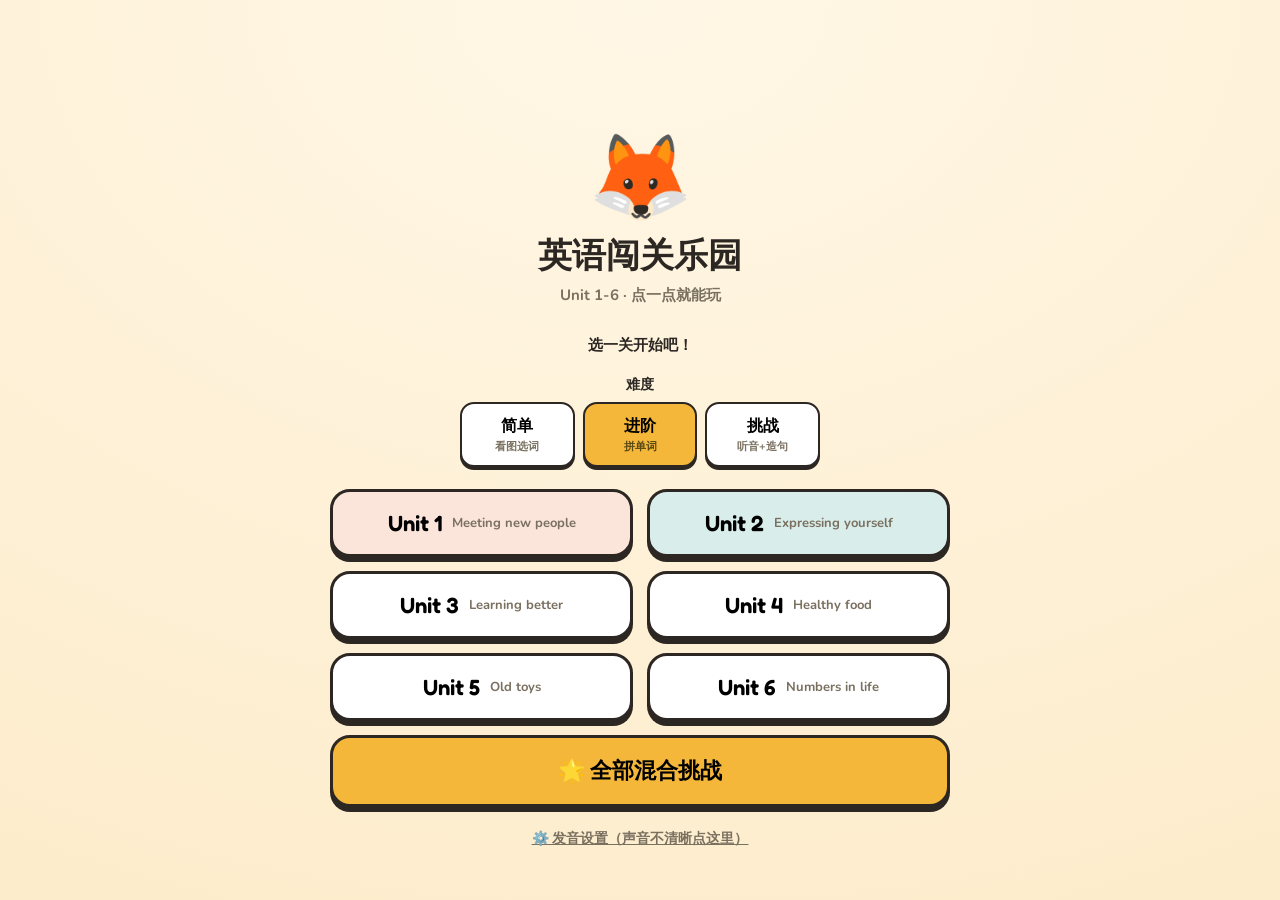
<file: 英语/英语闯关小游戏.html>
<!DOCTYPE html>
<html lang="zh-CN">
<head>
<meta charset="UTF-8">
<meta name="viewport" content="width=device-width, initial-scale=1.0, maximum-scale=1.0, user-scalable=no">
<meta name="theme-color" content="#FFF7E6">
<meta name="apple-mobile-web-app-capable" content="yes">
<meta name="apple-mobile-web-app-title" content="英语闯关">
<meta name="apple-mobile-web-app-status-bar-style" content="default">
<title>英语闯关小游戏 · Unit 1-6</title>
<link rel="manifest" href="manifest.webmanifest?v=20260622-pwa2">
<link rel="apple-touch-icon" href="assets/pwa/icon-180.png?v=20260622-pwa2">
<link rel="icon" sizes="192x192" href="assets/pwa/icon-192.png?v=20260622-pwa2">
<link rel="preconnect" href="https://fonts.googleapis.com">
<link rel="preconnect" href="https://fonts.gstatic.com" crossorigin>
<link href="https://fonts.googleapis.com/css2?family=Fredoka:wght@400;500;600;700&family=Nunito:wght@600;700;800&display=swap" rel="stylesheet">
<style>
  :root{
    --paper:#FFF7E6; --card:#FFFFFF; --ink:#2C2723; --soft:#7A7060;
    --coral:#E0592E; --coral-bg:#FBE5DA;
    --teal:#2A8C86;  --teal-bg:#D9EDEB;
    --sun:#F4B739; --green:#4CAF6D; --red:#E0592E;
    --line:#EADFC6;
  }
  *{box-sizing:border-box;-webkit-tap-highlight-color:transparent;}
  html,body{margin:0;padding:0;height:100%;}
  body{
    background:radial-gradient(120% 120% at 50% 0%,#FFF7E6 0%,#FDEBC9 100%);
    color:var(--ink);font-family:"Nunito","PingFang SC","Microsoft YaHei",sans-serif;
    min-height:100%;display:flex;flex-direction:column;
    -webkit-print-color-adjust:exact;overflow-x:hidden;
  }
  .wrap{flex:1;width:100%;max-width:760px;margin:0 auto;padding:18px 20px 28px;display:flex;flex-direction:column;}
  .fred{font-family:"Fredoka",sans-serif;}

  /* ---------- top bar ---------- */
  .bar{display:flex;align-items:center;gap:10px;margin-bottom:14px;min-height:48px;}
  .iconbtn{
    width:48px;height:48px;border-radius:14px;border:2.5px solid var(--ink);background:#fff;
    font-size:22px;display:flex;align-items:center;justify-content:center;cursor:pointer;
    box-shadow:0 3px 0 var(--ink);transition:transform .05s;
  }
  .iconbtn:active{transform:translateY(3px);box-shadow:none;}
  .stars{
    margin-left:auto;background:#fff;border:2.5px solid var(--ink);border-radius:16px;
    padding:6px 16px;font-family:"Fredoka",sans-serif;font-weight:700;font-size:20px;
    box-shadow:0 3px 0 var(--ink);display:flex;align-items:center;gap:6px;
  }
  .progress{height:14px;background:#fff;border:2.5px solid var(--ink);border-radius:10px;overflow:hidden;margin-bottom:6px;}
  .progress > i{display:block;height:100%;width:0;background:var(--sun);transition:width .4s ease;}
  .qcount{font-size:13px;color:var(--soft);font-weight:700;text-align:right;margin-bottom:14px;}

  /* ---------- screens ---------- */
  .screen{flex:1;display:flex;flex-direction:column;}
  .hide{display:none!important;}

  /* start */
  .hero{flex:1;display:flex;flex-direction:column;align-items:center;justify-content:center;text-align:center;gap:6px;}
  .mascot{font-size:84px;line-height:1;animation:bob 2.6s ease-in-out infinite;}
  @keyframes bob{0%,100%{transform:translateY(0) rotate(-3deg);}50%{transform:translateY(-12px) rotate(3deg);}}
  h1{font-family:"Fredoka",sans-serif;font-weight:700;font-size:34px;margin:6px 0 0;}
  .lead{color:var(--soft);font-weight:700;font-size:15px;margin-bottom:18px;}
  .pick-label{font-weight:800;font-size:15px;color:var(--ink);margin:6px 0 12px;}
  .picks{display:flex;flex-direction:column;gap:14px;width:100%;max-width:360px;}
  .unit-grid{display:grid;grid-template-columns:1fr 1fr;max-width:620px;}
  .unit-grid .both{grid-column:1/-1;}
  .bigbtn{
    border:3px solid var(--ink);border-radius:20px;padding:18px 20px;background:#fff;cursor:pointer;
    font-family:"Fredoka",sans-serif;font-weight:600;font-size:22px;box-shadow:0 5px 0 var(--ink);
    transition:transform .06s;display:flex;align-items:center;justify-content:center;gap:10px;
  }
  .bigbtn:active{transform:translateY(5px);box-shadow:none;}
  .bigbtn.u1{background:var(--coral-bg);}
  .bigbtn.u2{background:var(--teal-bg);}
  .bigbtn.both{background:var(--sun);}
  .bigbtn small{font-family:"Nunito",sans-serif;font-weight:700;font-size:13px;color:var(--soft);}

  /* question */
  .qcard{
    flex:1;background:#fff;border:3px solid var(--ink);border-radius:24px;
    box-shadow:0 6px 0 var(--ink);padding:22px 22px 24px;display:flex;flex-direction:column;
  }
  .qtype{font-weight:800;font-size:13px;letter-spacing:.06em;color:var(--coral);text-transform:uppercase;}
  .qprompt{font-family:"Fredoka",sans-serif;font-weight:600;font-size:22px;margin:6px 0 0;line-height:1.25;}
  .qbig{
    flex:0 0 auto;text-align:center;margin:14px 0 6px;
  }
  .qbig .emoji{font-size:78px;line-height:1;}
  .qbig .pic{
    width:min(220px,58vw);height:min(220px,58vw);object-fit:cover;border-radius:24px;
    border:3px solid var(--ink);box-shadow:0 5px 0 var(--ink);background:#FFF7E6;
  }
  .qbig .word{font-family:"Fredoka",sans-serif;font-weight:700;font-size:54px;letter-spacing:1px;}
  .qbig .word .hl{color:var(--coral);}
  .qbig .speaker{
    display:inline-flex;align-items:center;justify-content:center;gap:8px;cursor:pointer;
    background:var(--teal-bg);border:3px solid var(--ink);border-radius:18px;padding:14px 26px;
    font-family:"Fredoka",sans-serif;font-weight:600;font-size:20px;box-shadow:0 4px 0 var(--ink);
  }
  .qbig .speaker:active{transform:translateY(4px);box-shadow:none;}
  .qbig .zh{font-family:"Nunito","PingFang SC",sans-serif;font-weight:800;font-size:40px;}

  .opts{margin-top:auto;display:grid;grid-template-columns:1fr 1fr;gap:12px;}
  .opt{
    border:3px solid var(--ink);border-radius:18px;background:#fff;cursor:pointer;
    padding:16px 12px;min-height:66px;font-family:"Fredoka",sans-serif;font-weight:600;font-size:22px;
    box-shadow:0 4px 0 var(--ink);transition:transform .06s;display:flex;align-items:center;justify-content:center;
    text-align:center;line-height:1.15;
  }
  .opt .zh{font-family:"Nunito","PingFang SC",sans-serif;font-weight:800;}
  .opt .hint{display:block;font-family:"Nunito",sans-serif;font-weight:700;font-size:12px;color:var(--soft);margin-top:3px;}
  .opt:active{transform:translateY(4px);box-shadow:none;}
  .opt.correct{background:var(--green);color:#fff;border-color:#2e7d4f;}
  .opt.wrong{background:var(--red);color:#fff;border-color:#a83a1c;}
  .opt.dim{opacity:.45;}
  .opt:disabled{cursor:default;}

  .feedback{
    margin-top:14px;min-height:0;display:flex;align-items:center;gap:12px;
    background:var(--card);border-radius:16px;padding:0 4px;overflow:hidden;
    max-height:0;transition:max-height .25s ease,margin .25s ease;
  }
  .feedback.show{max-height:120px;margin-top:14px;}
  .fb-emoji{font-size:34px;}
  .fb-text{font-weight:800;font-size:16px;}
  .fb-text small{display:block;font-weight:700;color:var(--soft);font-size:13px;margin-top:2px;}
  .nextbtn{
    margin-left:auto;border:3px solid var(--ink);border-radius:16px;background:var(--sun);cursor:pointer;
    font-family:"Fredoka",sans-serif;font-weight:600;font-size:18px;padding:12px 22px;box-shadow:0 4px 0 var(--ink);
    white-space:nowrap;
  }
  .nextbtn:active{transform:translateY(4px);box-shadow:none;}

  /* end */
  .endcard{flex:1;display:flex;flex-direction:column;align-items:center;justify-content:center;text-align:center;gap:8px;}
  .endmascot{font-size:90px;line-height:1;animation:pop .5s ease;}
  @keyframes pop{0%{transform:scale(0);}70%{transform:scale(1.15);}100%{transform:scale(1);}}
  .score{font-family:"Fredoka",sans-serif;font-weight:700;font-size:48px;}
  .score b{color:var(--coral);}
  .endmsg{font-weight:800;font-size:20px;margin:4px 0 4px;}
  .endsub{color:var(--soft);font-weight:700;font-size:14px;margin-bottom:18px;}

  /* settings overlay */
  .overlay{
    position:fixed;inset:0;background:rgba(44,39,35,.45);z-index:100;
    display:flex;align-items:center;justify-content:center;padding:20px;
  }
  .panel{
    background:#fff;border:3px solid var(--ink);border-radius:22px;box-shadow:0 8px 0 var(--ink);
    width:100%;max-width:420px;padding:22px;
  }
  .panel h2{font-family:"Fredoka",sans-serif;font-weight:600;font-size:22px;margin:0 0 4px;}
  .panel p.sub{color:var(--soft);font-weight:700;font-size:13px;margin:0 0 16px;}
  .field{margin-bottom:16px;}
  .field label{display:block;font-weight:800;font-size:14px;margin-bottom:7px;}
  .field select{
    width:100%;border:2.5px solid var(--ink);border-radius:14px;padding:12px 14px;
    font-family:"Nunito",sans-serif;font-weight:700;font-size:16px;background:#fff;color:var(--ink);
    -webkit-appearance:none;appearance:none;
  }
  .field input[type=range]{width:100%;height:30px;accent-color:var(--coral);}
  .rate-row{display:flex;align-items:center;gap:10px;}
  .rate-row .val{font-family:"Fredoka",sans-serif;font-weight:700;min-width:64px;text-align:right;}
  .panel .row2{display:flex;gap:12px;margin-top:6px;}
  .panel .pbtn{
    flex:1;border:3px solid var(--ink);border-radius:16px;padding:13px;cursor:pointer;
    font-family:"Fredoka",sans-serif;font-weight:600;font-size:17px;box-shadow:0 4px 0 var(--ink);
  }
  .panel .pbtn:active{transform:translateY(4px);box-shadow:none;}
  .pbtn.test{background:var(--teal-bg);}
  .pbtn.done{background:var(--sun);}
  .panel .nohint{font-size:12px;color:var(--soft);font-weight:700;margin-top:14px;line-height:1.5;}
  .setlink{
    margin-top:16px;background:none;border:none;color:var(--soft);font-weight:800;font-size:14px;
    cursor:pointer;text-decoration:underline;
  }

  /* difficulty selector */
  .diffwrap{margin:2px 0 16px;width:100%;max-width:360px;}
  .difflabel{font-weight:800;font-size:14px;color:var(--ink);margin-bottom:8px;}
  .diffrow{display:flex;gap:8px;}
  .diff{
    flex:1;border:2.5px solid var(--ink);border-radius:14px;background:#fff;cursor:pointer;
    font-family:"Fredoka",sans-serif;font-weight:600;font-size:16px;padding:11px 4px;box-shadow:0 3px 0 var(--ink);
  }
  .diff small{display:block;font-family:"Nunito",sans-serif;font-weight:700;font-size:11px;color:var(--soft);margin-top:2px;}
  .diff:active{transform:translateY(3px);box-shadow:none;}
  .diff.on{background:var(--sun);}
  .diff.on small{color:#5a4a14;}

  /* spell tiles + sentence chips */
  .slots{display:flex;flex-wrap:wrap;gap:8px;justify-content:center;margin:14px 0 6px;}
  .slot{
    min-width:42px;height:54px;border:3px dashed var(--line);border-radius:12px;
    display:flex;align-items:center;justify-content:center;
    font-family:"Fredoka",sans-serif;font-weight:700;font-size:30px;background:#FFFDF6;padding:0 8px;
  }
  .slot.filled{border-style:solid;border-color:var(--ink);background:#fff;}
  .tiles{display:flex;flex-wrap:wrap;gap:10px;justify-content:center;margin-top:6px;}
  .tile{
    min-width:50px;height:56px;border:3px solid var(--ink);border-radius:14px;background:#fff;cursor:pointer;
    font-family:"Fredoka",sans-serif;font-weight:700;font-size:28px;box-shadow:0 4px 0 var(--ink);padding:0 10px;
  }
  .tile:active{transform:translateY(4px);box-shadow:none;}
  .tile.used{opacity:.28;pointer-events:none;}
  .wtile{font-size:20px;height:52px;padding:0 16px;}
  .ansrow{
    min-height:54px;display:flex;flex-wrap:wrap;gap:8px;justify-content:center;align-items:center;
    margin:12px 0 6px;padding:8px;border:3px dashed var(--line);border-radius:14px;background:#FFFDF6;
  }
  .ansrow:empty::before{content:"点下面的词，按顺序排好";color:var(--soft);font-weight:700;font-size:14px;}
  .ansrow .placed{
    background:var(--teal-bg);border:2.5px solid var(--ink);border-radius:12px;padding:8px 14px;
    font-family:"Fredoka",sans-serif;font-weight:600;font-size:19px;cursor:pointer;
  }
  .spellbar{display:flex;gap:10px;justify-content:center;margin-top:10px;}
  .minibtn{
    border:2.5px solid var(--ink);border-radius:12px;background:#fff;cursor:pointer;
    font-family:"Fredoka",sans-serif;font-weight:600;font-size:16px;padding:10px 18px;box-shadow:0 3px 0 var(--ink);
  }
  .minibtn:active{transform:translateY(3px);box-shadow:none;}
  .minibtn.check{background:var(--green);color:#fff;border-color:#2e7d4f;}
  .hintzh{text-align:center;font-family:"Nunito","PingFang SC",sans-serif;font-weight:800;font-size:20px;margin-top:4px;}

  /* confetti */
  .confetti{position:fixed;top:-20px;width:12px;height:18px;border-radius:3px;z-index:50;pointer-events:none;}
  @media (prefers-reduced-motion: reduce){
    .mascot,.endmascot{animation:none;}
    .confetti{display:none;}
  }
  @media (max-width:480px){
    .qbig .word{font-size:44px;} .qbig .zh{font-size:32px;}
    .opt{font-size:19px;} h1{font-size:28px;}
    .unit-grid{display:flex;max-width:360px;}
  }
</style>
</head>
<body>
<div class="wrap">

  <div class="bar" id="bar" style="visibility:hidden">
    <button class="iconbtn" id="homeBtn" title="回首页">🏠</button>
    <button class="iconbtn" id="muteBtn" title="声音开关">🔊</button>
    <button class="iconbtn" id="setBtn" title="发音设置">⚙️</button>
    <div class="stars">⭐ <span id="starCount">0</span></div>
  </div>
  <div class="progress" id="progWrap" style="visibility:hidden"><i id="progBar"></i></div>
  <div class="qcount" id="qcount" style="visibility:hidden"></div>

  <!-- START -->
  <div class="screen" id="startScreen">
    <div class="hero">
      <div class="mascot">🦊</div>
      <h1>英语闯关乐园</h1>
      <div class="lead">Unit 1-6 · 点一点就能玩</div>
      <div class="pick-label">选一关开始吧！</div>
      <div class="diffwrap">
        <div class="difflabel">难度</div>
        <div class="diffrow" id="diffRow">
          <button class="diff" data-diff="easy">简单<small>看图选词</small></button>
          <button class="diff on" data-diff="med">进阶<small>拼单词</small></button>
          <button class="diff" data-diff="hard">挑战<small>听音+造句</small></button>
        </div>
      </div>
      <div class="picks unit-grid">
        <button class="bigbtn u1" data-units="1">Unit 1 <small>Meeting new people</small></button>
        <button class="bigbtn u2" data-units="2">Unit 2 <small>Expressing yourself</small></button>
        <button class="bigbtn" data-units="3">Unit 3 <small>Learning better</small></button>
        <button class="bigbtn" data-units="4">Unit 4 <small>Healthy food</small></button>
        <button class="bigbtn" data-units="5">Unit 5 <small>Old toys</small></button>
        <button class="bigbtn" data-units="6">Unit 6 <small>Numbers in life</small></button>
        <button class="bigbtn both" data-units="123456">🌟 全部混合挑战</button>
      </div>
      <button class="setlink" id="setBtnStart">⚙️ 发音设置（声音不清晰点这里）</button>
    </div>
  </div>

  <!-- QUIZ -->
  <div class="screen hide" id="quizScreen">
    <div class="qcard">
      <div class="qtype" id="qtype"></div>
      <div class="qprompt" id="qprompt"></div>
      <div class="qbig" id="qbig"></div>
      <div class="opts" id="opts"></div>
      <div class="feedback" id="feedback">
        <div class="fb-emoji" id="fbEmoji"></div>
        <div class="fb-text" id="fbText"></div>
        <button class="nextbtn" id="nextBtn">下一题 ▶</button>
      </div>
    </div>
  </div>

  <!-- END -->
  <div class="screen hide" id="endScreen">
    <div class="endcard">
      <div class="endmascot" id="endMascot">🏆</div>
      <div class="score"><b id="endScore">0</b> / <span id="endTotal">10</span> ⭐</div>
      <div class="endmsg" id="endMsg"></div>
      <div class="endsub" id="endSub"></div>
      <div class="picks">
        <button class="bigbtn both" id="againBtn">🔁 再玩一次</button>
        <button class="bigbtn" id="homeBtn2">🏠 回首页选关</button>
      </div>
    </div>
  </div>

  <!-- SETTINGS OVERLAY -->
  <div class="overlay hide" id="overlay">
    <div class="panel">
      <h2>⚙️ 发音设置</h2>
      <p class="sub">选一个更清楚的声音，还可以调慢语速</p>
      <div class="field">
        <label>选择声音</label>
        <select id="voiceSel"></select>
      </div>
      <div class="field">
        <label>语速</label>
        <div class="rate-row">
          <input type="range" id="rateSel" min="0.5" max="1" step="0.05" value="0.8">
          <span class="val" id="rateVal">正常</span>
        </div>
      </div>
      <div class="row2">
        <button class="pbtn test" id="testBtn">🔊 试听 “cake”</button>
        <button class="pbtn done" id="doneBtn">完成</button>
      </div>
      <div class="nohint" id="voiceHint"></div>
    </div>
  </div>

</div>

<script>
/* ============ 数据 ============ */
const ITEMS = [
  // Unit 1
  {en:'cat',zh:'猫',emoji:'🐱',unit:1},
  {en:'dad',zh:'爸爸',emoji:'👨',img:'assets/en/dad.jpg',unit:1},
  {en:'hat',zh:'帽子',emoji:'👒',unit:1},
  {en:'cake',zh:'蛋糕',emoji:'🎂',unit:1},
  {en:'name',zh:'名字',emoji:'📛',img:'assets/en/name.jpg',unit:1},
  {en:'date',zh:'日期',emoji:'📅',img:'assets/en/date.jpg',unit:1},
  {en:'teacher',zh:'老师',emoji:'🧑‍🏫',unit:1},
  {en:'student',zh:'学生',emoji:'🧑‍🎓',unit:1},
  {en:'girl',zh:'女孩',emoji:'👧',unit:1},
  {en:'boy',zh:'男孩',emoji:'👦',unit:1},
  {en:'woman',zh:'女人',emoji:'👩',unit:1},
  {en:'man',zh:'男人',emoji:'🧔',unit:1},
  {en:'neighbour',zh:'邻居',emoji:'🏘️',img:'assets/en/neighbour.jpg',unit:1},
  {en:'classmate',zh:'同班同学',emoji:'👫',img:'assets/en/classmate.jpg',unit:1},
  {en:'who',zh:'谁',unit:1},
  {en:'he',zh:'他',unit:1},
  {en:'she',zh:'她',unit:1},
  {en:'where',zh:'在哪里',unit:1},
  {en:'from',zh:'来自',unit:1},
  {en:'very',zh:'很',unit:1},
  {en:'today',zh:'今天',emoji:'📆',unit:1},
  {en:'after',zh:'在…后面',unit:1},
  {en:'English',zh:'英语',unit:1},
  {en:'Mr',zh:'先生',unit:1},
  {en:'UK',zh:'英国',emoji:'🇬🇧',unit:1},
  {en:'China',zh:'中国',emoji:'🇨🇳',unit:1},
  {en:'Canada',zh:'加拿大',emoji:'🇨🇦',unit:1},
  {en:'USA',zh:'美国',emoji:'🇺🇸',unit:1},
  {en:'Singapore',zh:'新加坡',emoji:'🇸🇬',unit:1},
  {en:'Thailand',zh:'泰国',emoji:'🇹🇭',unit:1},
  // Unit 2
  {en:'leg',zh:'腿',emoji:'🦵',unit:2},
  {en:'bed',zh:'床',emoji:'🛏️',unit:2},
  {en:'we',zh:'我们',unit:2},
  {en:'me',zh:'我',unit:2},
  {en:'body',zh:'身体',emoji:'🧍',img:'assets/en/body.jpg',unit:2},
  {en:'tail',zh:'尾巴',emoji:'🐕',img:'assets/en/tail.jpg',unit:2},
  {en:'gift',zh:'礼物',emoji:'🎁',unit:2},
  {en:'picture',zh:'图画',emoji:'🖼️',unit:2},
  {en:'card',zh:'卡片',emoji:'💌',img:'assets/en/card.jpg',unit:2},
  {en:'face',zh:'脸',emoji:'😊',unit:2},
  {en:'song',zh:'歌',emoji:'🎵',unit:2},
  {en:'sing',zh:'唱歌',emoji:'🎤',unit:2},
  {en:'dance',zh:'跳舞',emoji:'💃',unit:2},
  {en:'jump',zh:'跳',emoji:'🤸',unit:2},
  {en:'run',zh:'跑',emoji:'🏃',unit:2},
  {en:'smile',zh:'微笑',emoji:'😄',unit:2},
  {en:'talk',zh:'说话',emoji:'💬',unit:2},
  {en:'love',zh:'爱',emoji:'❤️',unit:2},
  {en:'bye',zh:'再见',emoji:'👋',unit:2},
  {en:'has',zh:'有',unit:2},
  {en:'long',zh:'长的',img:'assets/en/long.jpg',unit:2},
  {en:'short',zh:'短的',img:'assets/en/short.jpg',unit:2},
  {en:'fat',zh:'胖的',img:'assets/en/fat.jpg',unit:2},
  {en:'thin',zh:'瘦的',img:'assets/en/thin.jpg',unit:2},
  {en:'slow',zh:'慢的',emoji:'🐌',unit:2},
  {en:'right',zh:'对的',emoji:'✅',unit:2},
  {en:'all',zh:'全部',unit:2},
  {en:'her',zh:'她的',unit:2},
  {en:'so',zh:'这么',unit:2},
  {en:'or',zh:'或者',unit:2},
  {en:'much',zh:'许多',unit:2},
  // Unit 3
  {en:'eraser',zh:'橡皮',unit:3},
  {en:'ruler',zh:'直尺',emoji:'📏',unit:3},
  {en:'pen',zh:'钢笔',emoji:'🖊️',unit:3},
  {en:'pencil',zh:'铅笔',emoji:'✏️',unit:3},
  {en:'book',zh:'书',emoji:'📘',unit:3},
  {en:'bag',zh:'包',emoji:'🎒',unit:3},
  {en:'paper',zh:'纸',emoji:'📄',unit:3},
  {en:'computer',zh:'计算机',emoji:'💻',unit:3},
  {en:'pencil sharpener',zh:'削铅笔器',unit:3},
  {en:'nose',zh:'鼻子',emoji:'👃',unit:3},
  {en:'tongue',zh:'舌头',emoji:'👅',unit:3},
  {en:'class',zh:'课；班级',emoji:'🏫',unit:3},
  {en:'sense',zh:'感觉官能',unit:3},
  {en:'find',zh:'找到',emoji:'🔎',unit:3},
  {en:'see',zh:'看见',emoji:'👀',unit:3},
  {en:'smell',zh:'闻',emoji:'👃',unit:3},
  {en:'taste',zh:'尝',emoji:'👅',unit:3},
  {en:'hear',zh:'听见',emoji:'👂',unit:3},
  {en:'touch',zh:'触摸',emoji:'☝️',unit:3},
  {en:'learn',zh:'学习',emoji:'📚',unit:3},
  {en:'these',zh:'这些',unit:3},
  // Unit 4
  {en:'bread',zh:'面包',emoji:'🍞',unit:4},
  {en:'egg',zh:'蛋',emoji:'🥚',unit:4},
  {en:'milk',zh:'奶',emoji:'🥛',unit:4},
  {en:'noodle',zh:'面条',emoji:'🍜',unit:4},
  {en:'juice',zh:'果汁',emoji:'🧃',unit:4},
  {en:'rice',zh:'大米；米饭',emoji:'🍚',unit:4},
  {en:'vegetable',zh:'蔬菜',emoji:'🥦',unit:4},
  {en:'meat',zh:'肉',emoji:'🥩',unit:4},
  {en:'soup',zh:'汤',emoji:'🍲',unit:4},
  {en:'fruit',zh:'水果',emoji:'🍎',unit:4},
  {en:'candy',zh:'糖果',emoji:'🍬',unit:4},
  {en:'breakfast',zh:'早餐',emoji:'🍳',unit:4},
  {en:'time',zh:'时间',emoji:'⏰',unit:4},
  {en:'plate',zh:'盘子',emoji:'🍽️',unit:4},
  {en:'healthy',zh:'健康的',unit:4},
  {en:'colourful',zh:'五彩缤纷的',unit:4},
  {en:'yummy',zh:'很好吃的',emoji:'😋',unit:4},
  // Unit 5
  {en:'boat',zh:'小船',emoji:'⛵',unit:5},
  {en:'ball',zh:'球',emoji:'⚽',unit:5},
  {en:'doll',zh:'玩偶',unit:5},
  {en:'car',zh:'小汽车',emoji:'🚗',unit:5},
  {en:'shelf',zh:'架子',unit:5},
  {en:'box',zh:'盒子',emoji:'📦',unit:5},
  {en:'cap',zh:'帽子',emoji:'🧢',unit:5},
  {en:'map',zh:'地图',emoji:'🗺️',unit:5},
  {en:'on',zh:'在……上',unit:5},
  {en:'in',zh:'在……内',unit:5},
  {en:'under',zh:'在……下面',unit:5},
  {en:'at',zh:'在某处',unit:5},
  {en:'beside',zh:'在旁边',unit:5},
  {en:'near',zh:'在附近',unit:5},
  {en:'behind',zh:'在后面',unit:5},
  {en:'home',zh:'家；住所',emoji:'🏠',unit:5},
  {en:'cool',zh:'酷的',emoji:'😎',unit:5},
  {en:'keep',zh:'保有；留着',unit:5},
  {en:'still',zh:'仍然',unit:5},
  {en:'put',zh:'放；安置',unit:5},
  {en:'old',zh:'旧的',unit:5},
  // Unit 6
  {en:'eleven',zh:'十一',unit:6},
  {en:'twelve',zh:'十二',unit:6},
  {en:'thirteen',zh:'十三',unit:6},
  {en:'fourteen',zh:'十四',unit:6},
  {en:'fifteen',zh:'十五',unit:6},
  {en:'sixteen',zh:'十六',unit:6},
  {en:'seventeen',zh:'十七',unit:6},
  {en:'eighteen',zh:'十八',unit:6},
  {en:'nineteen',zh:'十九',unit:6},
  {en:'twenty',zh:'二十',unit:6},
  {en:'choose',zh:'选择；挑选',unit:6},
  {en:'save',zh:'储蓄；攒钱',emoji:'💰',unit:6},
  {en:'spend',zh:'用；花钱',emoji:'💸',unit:6},
  {en:'pay',zh:'付费',emoji:'💳',unit:6},
  {en:'piggy bank',zh:'猪形储钱罐',emoji:'🐷',unit:6},
  {en:'back',zh:'回到原处',unit:6}
];
const PAIRS = [
  {a:'long',b:'short',unit:2},
  {a:'fat',b:'thin',unit:2},
  {a:'girl',b:'boy',unit:1},
  {a:'woman',b:'man',unit:1},
  {a:'teacher',b:'student',unit:1},
  {a:'he',b:'she',unit:1},
  {a:'pen',b:'pencil',unit:3},
  {a:'nose',b:'smell',unit:3},
  {a:'tongue',b:'taste',unit:3},
  {a:'fruit',b:'vegetable',unit:4},
  {a:'rice',b:'noodle',unit:4},
  {a:'in',b:'box',unit:5},
  {a:'on',b:'shelf',unit:5},
  {a:'save',b:'spend',unit:6}
];
const PHONICS = [
  {word:'cat',vowel:'a',sound:'short',unit:1},
  {word:'dad',vowel:'a',sound:'short',unit:1},
  {word:'hat',vowel:'a',sound:'short',unit:1},
  {word:'cake',vowel:'a',sound:'long',unit:1},
  {word:'name',vowel:'a',sound:'long',unit:1},
  {word:'date',vowel:'a',sound:'long',unit:1},
  {word:'leg',vowel:'e',sound:'short',unit:2},
  {word:'bed',vowel:'e',sound:'short',unit:2},
  {word:'he',vowel:'e',sound:'long',unit:2},
  {word:'she',vowel:'e',sound:'long',unit:2},
  {word:'we',vowel:'e',sound:'long',unit:2},
  {word:'me',vowel:'e',sound:'long',unit:2},
  {word:'big',vowel:'i',sound:'short',unit:3},
  {word:'sit',vowel:'i',sound:'short',unit:3},
  {word:'lips',vowel:'i',sound:'short',unit:3},
  {word:'fin',vowel:'i',sound:'short',unit:3},
  {word:'six',vowel:'i',sound:'short',unit:3},
  {word:'bike',vowel:'i',sound:'long',unit:3},
  {word:'size',vowel:'i',sound:'long',unit:3},
  {word:'like',vowel:'i',sound:'long',unit:3},
  {word:'fine',vowel:'i',sound:'long',unit:3},
  {word:'kite',vowel:'i',sound:'long',unit:3},
  {word:'not',vowel:'o',sound:'short',unit:4},
  {word:'hot',vowel:'o',sound:'short',unit:4},
  {word:'box',vowel:'o',sound:'short',unit:4},
  {word:'dog',vowel:'o',sound:'short',unit:4},
  {word:'fox',vowel:'o',sound:'short',unit:4},
  {word:'note',vowel:'o',sound:'long',unit:4},
  {word:'home',vowel:'o',sound:'long',unit:4},
  {word:'bone',vowel:'o',sound:'long',unit:4},
  {word:'cone',vowel:'o',sound:'long',unit:4},
  {word:'cut',vowel:'u',sound:'short',unit:5},
  {word:'mum',vowel:'u',sound:'short',unit:5},
  {word:'bus',vowel:'u',sound:'short',unit:5},
  {word:'duck',vowel:'u',sound:'short',unit:5},
  {word:'fun',vowel:'u',sound:'short',unit:5},
  {word:'cute',vowel:'u',sound:'long',unit:5},
  {word:'use',vowel:'u',sound:'long',unit:5},
  {word:'tube',vowel:'u',sound:'long',unit:5},
  {word:'cake',vowel:'c',sound:'hard',unit:6},
  {word:'face',vowel:'c',sound:'soft',unit:6},
  {word:'long',vowel:'l',sound:'initial',unit:6},
  {word:'cool',vowel:'l',sound:'final',unit:6},
  {word:'girl',vowel:'g',sound:'hard',unit:6},
  {word:'orange',vowel:'g',sound:'soft',unit:6},
  {word:'yellow',vowel:'y',sound:'initial',unit:6},
  {word:'family',vowel:'y',sound:'final',unit:6}
];
const PHONIC_CHOICES = {
  a:[{label:'短音 /æ/',hint:'像 cat',val:'short'},{label:'长音 /eɪ/',hint:'像 cake',val:'long'}],
  e:[{label:'短音 /e/',hint:'像 bed',val:'short'},{label:'长音 /iː/',hint:'像 he',val:'long'}],
  i:[{label:'短音 /ɪ/',hint:'像 big',val:'short'},{label:'长音 /aɪ/',hint:'像 bike',val:'long'}],
  o:[{label:'短音 /ɒ/',hint:'像 dog',val:'short'},{label:'长音 /əʊ/',hint:'像 home',val:'long'}],
  u:[{label:'短音 /ʌ/',hint:'像 bus',val:'short'},{label:'长音 /juː/',hint:'像 cute',val:'long'}],
  c:[{label:'硬音 /k/',hint:'像 cake',val:'hard'},{label:'软音 /s/',hint:'像 face',val:'soft'}],
  g:[{label:'硬音 /g/',hint:'像 girl',val:'hard'},{label:'软音 /dʒ/',hint:'像 orange',val:'soft'}],
  l:[{label:'词首 /l/',hint:'像 long',val:'initial'},{label:'词尾 /l/',hint:'像 cool',val:'final'}],
  y:[{label:'词首 /j/',hint:'像 yellow',val:'initial'},{label:'词尾 /i/',hint:'像 family',val:'final'}]
};
const EN2ITEM = {}; ITEMS.forEach(i=>EN2ITEM[i.en]=i);
const ROUND_LEN = 10;
const PICTURE_WORDS = new Set([
  'cat','hat','cake','teacher','student','girl','boy','woman','man',
  'UK','China','Canada','USA','Singapore','Thailand',
  'leg','bed','gift','picture','face','song','sing','dance','jump','run',
  'smile','talk','love','bye','slow',
  'ruler','pen','pencil','book','bag','paper','computer','nose','tongue',
  'bread','egg','milk','noodle','juice','rice','vegetable','meat','soup',
  'fruit','candy','breakfast','time','plate','yummy',
  'boat','ball','car','box','cap','map','home','cool'
]);
const SENTENCES = [
  {en:"Let me help.",zh:"我来帮忙。",unit:1},
  {en:"Where are you from?",zh:"你是哪里人？",unit:1},
  {en:"Who's that girl?",zh:"那个女孩是谁？",unit:1},
  {en:"What's your name?",zh:"你叫什么名字？",unit:1},
  {en:"Dogs are friendly.",zh:"狗是友善的。",unit:2},
  {en:"Let's make a card.",zh:"让我们做一张卡片。",unit:2},
  {en:"Let's sing and dance.",zh:"让我们唱歌跳舞。",unit:2},
  {en:"I often make her gifts.",zh:"我经常给她做礼物。",unit:2},
  {en:"What's this?",zh:"这是什么？",unit:3},
  {en:"It's a pencil.",zh:"是一支铅笔。",unit:3},
  {en:"What are these?",zh:"这些是什么？",unit:3},
  {en:"They're grapes.",zh:"是葡萄。",unit:3},
  {en:"Can I use your eraser, please?",zh:"我能用下你的橡皮吗？",unit:3},
  {en:"I smell with my nose.",zh:"我用鼻子闻气味。",unit:3},
  {en:"I taste with my tongue.",zh:"我用舌头尝味道。",unit:3},
  {en:"I see and hear in class.",zh:"我在课堂上看和听。",unit:3},
  {en:"I'd like some bread and eggs, please.",zh:"我想吃点儿面包和鸡蛋。",unit:4},
  {en:"Have some milk too.",zh:"也喝点儿牛奶吧。",unit:4},
  {en:"Would you like some rice and meat?",zh:"要吃点儿米饭和肉吗？",unit:4},
  {en:"Yes, please.",zh:"好的，谢谢。",unit:4},
  {en:"No, thank you.",zh:"不了，谢谢你。",unit:4},
  {en:"They are good for you.",zh:"它们对你有好处。",unit:4},
  {en:"This is my healthy plate.",zh:"这是我的健康餐盘。",unit:4},
  {en:"Do you have old things?",zh:"你有旧东西吗？",unit:5},
  {en:"Yes, I have some old books.",zh:"是的，我有些旧书。",unit:5},
  {en:"Where is my animal book?",zh:"我的动物书在哪儿？",unit:5},
  {en:"Is it on the shelf?",zh:"在架子上吗？",unit:5},
  {en:"It's in the box.",zh:"它在盒子里。",unit:5},
  {en:"This boat is cool.",zh:"这只船很酷。",unit:5},
  {en:"You can keep it.",zh:"你可以留着它。",unit:5},
  {en:"How many books do we have?",zh:"我们有多少本书？",unit:6},
  {en:"We have fifteen books.",zh:"我们有十五本书。",unit:6},
  {en:"How many boxes do we need?",zh:"我们需要多少个箱子？",unit:6},
  {en:"It's twenty yuan.",zh:"二十元。",unit:6},
  {en:"How much is this bag?",zh:"这个包多少钱？",unit:6},
  {en:"A clock has twelve numbers.",zh:"钟表有十二个数字。",unit:6}
];
let gDiff='med', gOptN=4;   // 难度 + 选择题选项数量

/* ============ 工具 ============ */
function shuffle(a){a=a.slice();for(let i=a.length-1;i>0;i--){const j=Math.floor(Math.random()*(i+1));[a[i],a[j]]=[a[j],a[i]];}return a;}
function sample(arr,n){return shuffle(arr).slice(0,n);}
function hasPicture(it){return !!(it&&(it.img||(it.emoji&&PICTURE_WORDS.has(it.en))));}
function pictureBig(it){return it.img?{kind:'image',src:it.img,alt:''}:{kind:'emoji',text:it.emoji};}
function pickDistractors(pool,exclude,n,key){
  const out=[];const seen=new Set(exclude);
  for(const x of shuffle(pool)){const v=key?x[key]:x;if(seen.has(v))continue;seen.add(v);out.push(x);if(out.length>=n)break;}
  return out;
}

/* ============ 声音 ============ */
let muted=false, ac=null, voices=[], enVoices=[], chosenVoice=null, rate=0.8, currentAudio=null;
const AUDIO_BASE = 'assets/audio/en/';
const AUDIO_OBJECT_LIMIT = 28;
const audioObjects = new Map();
const warmedAudio = new Set();
const queuedAudio = new Set();
let audioWarmQueue = [], audioWarmActive = 0, allAudioWarmStarted = false;
// 偏好更清晰的声音：优先 enhanced/premium/Siri/Google，避开 compact/eloquence
function scoreVoice(v){
  const n=(v.name||'').toLowerCase();
  let s=0;
  if(/premium/.test(n))s+=6;
  if(/enhanced/.test(n))s+=5;
  if(/siri/.test(n))s+=4;
  if(/google/.test(n))s+=4;
  if(/natural|neural/.test(n))s+=4;
  if(/^en[-_]?gb/i.test(v.lang))s+=2;     // 英音优先（更贴近课本）
  else if(/^en/i.test(v.lang))s+=1;
  if(/compact|eloquence|fred|albert|zarvox|whisper/.test(n))s-=5; // 机械音降权
  return s;
}
function loadVoices(){
  if(!('speechSynthesis' in window))return;
  voices=speechSynthesis.getVoices();
  enVoices=voices.filter(v=>/^en/i.test(v.lang)).sort((a,b)=>scoreVoice(b)-scoreVoice(a));
  if(!chosenVoice && enVoices.length) chosenVoice=enVoices[0];
  buildVoiceList();
}
const PREGENERATED_AUDIO = new Set([
  "a_clock_has_twelve_numbers",
  "after",
  "all",
  "at",
  "back",
  "bag",
  "ball",
  "bed",
  "behind",
  "beside",
  "big",
  "bike",
  "boat",
  "body",
  "bone",
  "book",
  "box",
  "boy",
  "bread",
  "breakfast",
  "bus",
  "bye",
  "cake",
  "can_i_use_your_eraser_please",
  "canada",
  "candy",
  "cap",
  "car",
  "card",
  "cat",
  "china",
  "choose",
  "class",
  "classmate",
  "colourful",
  "computer",
  "cone",
  "cool",
  "cut",
  "cute",
  "dad",
  "dance",
  "date",
  "do_you_have_old_things",
  "dog",
  "dogs_are_friendly",
  "doll",
  "duck",
  "egg",
  "eighteen",
  "eleven",
  "english",
  "eraser",
  "face",
  "family",
  "fat",
  "fifteen",
  "fin",
  "find",
  "fine",
  "fourteen",
  "fox",
  "from",
  "fruit",
  "fun",
  "gift",
  "girl",
  "has",
  "hat",
  "have_some_milk_too",
  "he",
  "healthy",
  "hear",
  "her",
  "home",
  "hot",
  "how_many_books_do_we_have",
  "how_many_boxes_do_we_need",
  "how_much_is_this_bag",
  "i_often_make_her_gifts",
  "i_see_and_hear_in_class",
  "i_smell_with_my_nose",
  "i_taste_with_my_tongue",
  "id_like_some_bread_and_eggs_please",
  "in",
  "is_it_on_the_shelf",
  "its_a_pencil",
  "its_in_the_box",
  "its_twenty_yuan",
  "juice",
  "jump",
  "keep",
  "kite",
  "learn",
  "leg",
  "let_me_help",
  "lets_make_a_card",
  "lets_sing_and_dance",
  "like",
  "lips",
  "long",
  "love",
  "man",
  "map",
  "me",
  "meat",
  "milk",
  "mr",
  "much",
  "mum",
  "name",
  "near",
  "neighbour",
  "nineteen",
  "no_thank_you",
  "noodle",
  "nose",
  "not",
  "note",
  "old",
  "on",
  "or",
  "orange",
  "paper",
  "pay",
  "pen",
  "pencil",
  "pencil_sharpener",
  "picture",
  "piggy_bank",
  "plate",
  "put",
  "rice",
  "right",
  "ruler",
  "run",
  "save",
  "see",
  "sense",
  "seventeen",
  "she",
  "shelf",
  "short",
  "sing",
  "singapore",
  "sit",
  "six",
  "sixteen",
  "size",
  "slow",
  "smell",
  "smile",
  "so",
  "song",
  "soup",
  "spend",
  "still",
  "student",
  "tail",
  "talk",
  "taste",
  "teacher",
  "thailand",
  "these",
  "they_are_good_for_you",
  "theyre_grapes",
  "thin",
  "thirteen",
  "this_boat_is_cool",
  "this_is_my_healthy_plate",
  "time",
  "today",
  "tongue",
  "touch",
  "tube",
  "twelve",
  "twenty",
  "uk",
  "under",
  "usa",
  "use",
  "vegetable",
  "very",
  "we",
  "we_have_fifteen_books",
  "what_are_these",
  "whats_this",
  "whats_your_name",
  "where",
  "where_are_you_from",
  "where_is_my_animal_book",
  "who",
  "whos_that_girl",
  "woman",
  "would_you_like_some_rice_and_meat",
  "yellow",
  "yes_i_have_some_old_books",
  "yes_please",
  "you_can_keep_it",
  "yummy"
]);
if('speechSynthesis' in window){ loadVoices(); speechSynthesis.onvoiceschanged=loadVoices; }
function audioSlug(text){
  return String(text||'').toLowerCase().normalize('NFKD')
    .replace(/[’']/g,'').replace(/[^a-z0-9]+/g,'_').replace(/^_+|_+$/g,'');
}
function audioUrl(slug){ return AUDIO_BASE+slug+'.mp3'; }
function hasLocalAudioText(text){
  const slug=audioSlug(text);
  return slug&&PREGENERATED_AUDIO.has(slug)?slug:'';
}
function trimAudioObjects(){
  if(audioObjects.size<=AUDIO_OBJECT_LIMIT)return;
  for(const [slug,a] of audioObjects){
    if(a===currentAudio)continue;
    try{a.pause();a.removeAttribute('src');a.load();}catch(e){}
    audioObjects.delete(slug);
    if(audioObjects.size<=AUDIO_OBJECT_LIMIT)return;
  }
}
function getAudioObject(slug){
  let a=audioObjects.get(slug);
  if(a)return a;
  a=new Audio(audioUrl(slug));
  a.preload='auto';
  audioObjects.set(slug,a);
  try{a.load();}catch(e){}
  trimAudioObjects();
  return a;
}
function queueAudioSlugs(slugs,priority){
  const add=[];
  slugs.forEach(slug=>{
    if(!slug||!PREGENERATED_AUDIO.has(slug)||warmedAudio.has(slug)||queuedAudio.has(slug))return;
    queuedAudio.add(slug);add.push(slug);
  });
  if(priority)audioWarmQueue=add.concat(audioWarmQueue);else audioWarmQueue.push(...add);
  pumpAudioWarmQueue();
}
function pumpAudioWarmQueue(){
  while(audioWarmActive<3&&audioWarmQueue.length){
    const slug=audioWarmQueue.shift();
    queuedAudio.delete(slug);
    if(warmedAudio.has(slug))continue;
    audioWarmActive++;
    fetch(audioUrl(slug),{cache:'force-cache'})
      .then(r=>{if(r&&r.ok)warmedAudio.add(slug);})
      .catch(()=>{})
      .finally(()=>{audioWarmActive--;setTimeout(pumpAudioWarmQueue,70);});
  }
}
function cacheUrlsInWorker(urls){
  if(!('serviceWorker' in navigator))return;
  navigator.serviceWorker.ready.then(reg=>{
    const worker=reg.active||reg.waiting||reg.installing;
    if(worker)worker.postMessage({type:'CACHE_URLS',urls});
  }).catch(()=>{});
}
function questionAudioSlugs(q){
  const texts=[];
  if(q.speakText)texts.push(q.speakText);
  if(q.learn&&q.learn.speak)texts.push(q.learn.speak);
  if(q.options)q.options.forEach(o=>{if(o.speak)texts.push(o.speak);});
  return [...new Set(texts.map(hasLocalAudioText).filter(Boolean))];
}
function primeQuestionAudio(q){
  const slugs=questionAudioSlugs(q);
  slugs.forEach(slug=>getAudioObject(slug));
  queueAudioSlugs(slugs,true);
}
function warmRoundAudio(){
  const slugs=[];
  round.forEach(q=>slugs.push(...questionAudioSlugs(q)));
  queueAudioSlugs([...new Set(slugs)],true);
}
function warmAllAudio(){
  if(allAudioWarmStarted)return;
  allAudioWarmStarted=true;
  const slugs=[...PREGENERATED_AUDIO];
  queueAudioSlugs(slugs,false);
  cacheUrlsInWorker(slugs.map(audioUrl));
}
function registerAudioCacheWorker(){
  if(!('serviceWorker' in navigator)||location.protocol==='file:')return;
  window.addEventListener('load',()=>{
    navigator.serviceWorker.register('sw.js?v=20260622-pwa2')
      .then(()=>cacheUrlsInWorker(['./','./英语闯关小游戏.html?v=20260622-pwa2','./manifest.webmanifest?v=20260622-pwa2','./assets/pwa/icon-180.png?v=20260622-pwa2','./assets/pwa/icon-192.png?v=20260622-pwa2','./assets/pwa/icon-512.png?v=20260622-pwa2']))
      .catch(()=>{});
  });
}
registerAudioCacheWorker();
function fallbackSpeak(text){
  if(muted||!('speechSynthesis' in window)||!text)return;
  try{
    const u=new SpeechSynthesisUtterance(text);
    u.rate=rate;u.pitch=1.06;
    if(chosenVoice){u.voice=chosenVoice;u.lang=chosenVoice.lang;}else{u.lang='en-GB';}
    speechSynthesis.cancel();speechSynthesis.speak(u);
  }catch(e){}
}
function stopVoice(){
  if(currentAudio){try{currentAudio.pause();currentAudio.currentTime=0;}catch(e){} currentAudio=null;}
  if('speechSynthesis' in window){try{speechSynthesis.cancel();}catch(e){}}
}
function speak(text){
  if(muted||!text)return;
  const slug=hasLocalAudioText(text);
  if(!slug){fallbackSpeak(text);return;}
  stopVoice();
  try{
    const a=getAudioObject(slug);
    try{a.pause();a.currentTime=0;}catch(e){}
    currentAudio=a;a.playbackRate=rate;
    let usedFallback=false;
    const useFallback=()=>{
      if(usedFallback||currentAudio!==a)return;
      usedFallback=true;currentAudio=null;fallbackSpeak(text);
    };
    a.onerror=useFallback;
    a.onended=()=>{if(currentAudio===a)currentAudio=null;};
    const p=a.play();
    if(p&&p.catch)p.catch(useFallback);
  }catch(e){fallbackSpeak(text);}
}
function beep(kind){
  if(muted)return;
  try{
    if(!ac)ac=new (window.AudioContext||window.webkitAudioContext)();
    const now=ac.currentTime;
    const notes = kind==='good' ? [523,659,784] : [330,247];
    notes.forEach((f,i)=>{
      const o=ac.createOscillator(),g=ac.createGain();
      o.type=kind==='good'?'triangle':'sine';o.frequency.value=f;
      const t=now+i*(kind==='good'?0.09:0.12);
      g.gain.setValueAtTime(0.0001,t);
      g.gain.exponentialRampToValueAtTime(0.22,t+0.02);
      g.gain.exponentialRampToValueAtTime(0.0001,t+0.2);
      o.connect(g);g.connect(ac.destination);o.start(t);o.stop(t+0.22);
    });
  }catch(e){}
}

/* ============ 出题 ============ */
function makePhonics(p){
  const enItem=EN2ITEM[p.word];
  const idx=p.word.indexOf(p.vowel);
  const hl=p.word.slice(0,idx)+'<span class="hl">'+p.vowel+'</span>'+p.word.slice(idx+1);
  const opts = PHONIC_CHOICES[p.vowel] || PHONIC_CHOICES.a;
  const right = opts.find(o=>o.val===p.sound);
  const soundText = right ? right.label : (p.sound==='long'?'长音':'短音');
  return {
    type:'拼读小判断', prompt:'里面的字母 '+p.vowel+' 读哪种音？',
    big:{kind:'word',html:hl}, speakText:p.word,
    options:opts.map(o=>({html:o.label+'<span class="hint">'+o.hint+'</span>',correct:o.val===p.sound})),
    learn:{emoji:'🔤',text:p.word+' 里 '+p.vowel+' 是 '+soundText+(enItem?'（'+enItem.zh+'）':''),speak:p.word}
  };
}
function makePair(p,items){
  let a=p.a,b=p.b; if(Math.random()<0.5){a=p.b;b=p.a;}
  const bItem=EN2ITEM[b];
  const dist=pickDistractors(items.filter(i=>i.en!==a&&i.en!==b),[],gOptN-1,'en');
  const opts=shuffle([{en:b,correct:true},...dist.map(d=>({en:d.en,correct:false}))]);
  return {
    type:'好朋友配对', prompt:'和 “'+a+'” 是一对的词是哪个？',
    big:{kind:'speaker',text:a}, speakText:a,
    options:opts.map(o=>({html:o.en,correct:o.correct,speak:o.en})),
    learn:{emoji:'🤝',text:a+' ↔ '+b+'（'+(EN2ITEM[a]?EN2ITEM[a].zh:'')+' ↔ '+(bItem?bItem.zh:'')+'）',speak:b}
  };
}
function makeItemQ(t,it,items){
  const nd=gOptN-1;
  if(t==='zh2en'){
    const dist=pickDistractors(items.filter(i=>i.en!==it.en),[],nd,'en');
    const opts=shuffle([{en:it.en,correct:true},...dist.map(d=>({en:d.en,correct:false}))]);
    return {type:'选英文', prompt:'“'+it.zh+'” 用英文怎么说？', big:null, speakText:null,
      options:opts.map(o=>({html:o.en,correct:o.correct,speak:o.en})),
      learn:{emoji:'✅',text:it.en+' = '+it.zh,speak:it.en}};
  }
  if(t==='en2zh'){
    const dist=pickDistractors(items.filter(i=>i.zh!==it.zh),[],nd,'zh');
    const opts=shuffle([{zh:it.zh,correct:true},...dist.map(d=>({zh:d.zh,correct:false}))]);
    return {type:'选意思', prompt:'这个单词是什么意思？', big:{kind:'speaker',text:it.en}, speakText:it.en,
      options:opts.map(o=>({html:'<span class="zh">'+o.zh+'</span>',correct:o.correct})),
      learn:{emoji:'✅',text:it.en+' = '+it.zh,speak:it.en}};
  }
  if(t==='emoji2en'&&hasPicture(it)){
    const dist=pickDistractors(items.filter(i=>i.en!==it.en),[],nd,'en');
    const opts=shuffle([{en:it.en,correct:true},...dist.map(d=>({en:d.en,correct:false}))]);
    return {type:'看图选词', prompt:'图里是什么？选英文', big:pictureBig(it), speakText:null,
      options:opts.map(o=>({html:o.en,correct:o.correct,speak:o.en})),
      learn:{emoji:it.emoji,text:it.en+' = '+it.zh,speak:it.en}};
  }
  // listen
  const dist=pickDistractors(items.filter(i=>i.en!==it.en),[],nd,'en');
  const opts=shuffle([{en:it.en,correct:true},...dist.map(d=>({en:d.en,correct:false}))]);
  return {type:'听音选词', prompt:'听一听，点出你听到的单词', big:{kind:'listen',text:it.en}, speakText:it.en, autoSpeak:true,
    options:opts.map(o=>({html:o.en,correct:o.correct,speak:o.en})),
    learn:{emoji:'👂',text:it.en+' = '+it.zh,speak:it.en}};
}
// 拼一拼：点字母方块拼出单词
function makeSpell(it,hard){
  const word=it.en;
  const visual=hasPicture(it);
  let letters=word.split('');
  if(hard){ // 加 2 个干扰字母
    const pool='abcdefghijklmnoprstuvwy'.split('');
    for(let k=0;k<2;k++)letters.push(pool[Math.floor(Math.random()*pool.length)]);
  }
  return {
    mode:'spell', type: hard?'听音拼词':'拼一拼',
    prompt: (hard||!visual)?'听一听，再把单词拼出来':'看图，把单词拼出来',
    big: (hard||!visual) ? {kind:'listen',text:word} : pictureBig(it),
    hintZh: (hard||!visual)?null:it.zh, autoSpeak:true,
    word:word, tiles:shuffle(letters),
    speakText:word,
    learn:{emoji:'🔤',text:word+' = '+it.zh,speak:word}
  };
}
// 连词成句：把词块按顺序排好
function makeScramble(s){
  const tokens=s.en.split(' ');
  return {
    mode:'scramble', type:'连词成句', prompt:'看中文，把句子排好',
    hintZh:s.zh, tokens:tokens, tiles:shuffle(tokens.map((t,i)=>({t,i}))),
    sentence:s.en, speakText:s.en,
    learn:{emoji:'🧩',text:s.en+'（'+s.zh+'）',speak:s.en}
  };
}
function buildRound(units){
  const items=ITEMS.filter(i=>units.includes(i.unit));
  const pairs=PAIRS.filter(p=>units.includes(p.unit));
  const phon=PHONICS.filter(p=>units.includes(p.unit));
  const spellable=items.filter(i=>/^[a-z]{3,6}$/.test(i.en));
  const pictureSpellable=spellable.filter(hasPicture);
  const sents=SENTENCES.filter(s=>units.includes(s.unit));
  const forced=[];

  if(gDiff==='easy'){
    sample(phon,3).forEach(p=>forced.push(makePhonics(p)));
    sample(pairs,2).forEach(p=>forced.push(makePair(p,items)));
  } else if(gDiff==='med'){
    sample(phon,2).forEach(p=>forced.push(makePhonics(p)));
    sample(pictureSpellable,3).forEach(it=>forced.push(makeSpell(it,false)));
    sample(sents.filter(s=>s.en.split(' ').length<=4),1).forEach(s=>forced.push(makeScramble(s)));
    sample(pairs,1).forEach(p=>forced.push(makePair(p,items)));
  } else { // hard
    sample(phon,2).forEach(p=>forced.push(makePhonics(p)));
    sample(spellable,4).forEach(it=>forced.push(makeSpell(it,true)));
    sample(sents,2).forEach(s=>forced.push(makeScramble(s)));
  }

  const others=[];
  shuffle(items).forEach(it=>{
    const types= gDiff==='hard' ? ['en2zh','listen','zh2en'] : ['zh2en','en2zh','listen'];
    if(hasPicture(it) && gDiff!=='hard')types.push('emoji2en');
    others.push(makeItemQ(types[Math.floor(Math.random()*types.length)],it,items));
  });
  const need=Math.max(0,ROUND_LEN-forced.length);
  const round=shuffle(forced.concat(sample(others,need)));
  return round.slice(0,ROUND_LEN);
}

/* ============ 游戏流程 ============ */
let round=[], qi=0, stars=0, locked=false;
const $=id=>document.getElementById(id);

function show(screen){
  ['startScreen','quizScreen','endScreen'].forEach(s=>$(s).classList.add('hide'));
  $(screen).classList.remove('hide');
  const playing = screen==='quizScreen';
  $('bar').style.visibility = screen==='startScreen' ? 'hidden':'visible';
  $('progWrap').style.visibility = playing ? 'visible':'hidden';
  $('qcount').style.visibility = playing ? 'visible':'hidden';
}

function startGame(units){
  if(!ac){try{ac=new (window.AudioContext||window.webkitAudioContext)();}catch(e){}}
  if('speechSynthesis' in window){try{speechSynthesis.resume();}catch(e){}}
  gOptN = gDiff==='easy' ? 3 : 4;
  round=buildRound(units); qi=0; stars=0;
  $('starCount').textContent='0';
  warmRoundAudio();
  setTimeout(warmAllAudio,1200);
  show('quizScreen');
  renderQ();
}

function renderQ(){
  locked=false;
  const q=round[qi];
  primeQuestionAudio(q);
  $('qtype').textContent=q.type;
  $('qprompt').textContent=q.prompt;
  $('qcount').textContent='第 '+(qi+1)+' / '+round.length+' 题';
  $('progBar').style.width=(qi/round.length*100)+'%';
  // big area
  const big=$('qbig'); big.innerHTML='';
  if(q.big){
    if(q.big.kind==='emoji'){ big.innerHTML='<div class="emoji">'+q.big.text+'</div>'; }
    else if(q.big.kind==='image'){ big.innerHTML='<img class="pic" src="'+q.big.src+'" alt="'+q.big.alt+'">'; }
    else if(q.big.kind==='word'){ big.innerHTML='<div class="word">'+q.big.html+'</div>'; }
    else if(q.big.kind==='speaker'||q.big.kind==='listen'){
      const lbl=q.big.kind==='listen'?'🔊 再听一遍':'🔊 '+q.big.text;
      const b=document.createElement('div'); b.className='speaker'; b.innerHTML=lbl;
      b.onclick=()=>speak(q.speakText); big.appendChild(b);
    }
  }
  const opts=$('opts'); opts.innerHTML=''; opts.style.display='';
  const mode=q.mode||'mc';
  if(mode==='spell') renderSpell(q,opts);
  else if(mode==='scramble') renderScramble(q,opts);
  else renderMC(q,opts);
  $('feedback').classList.remove('show');
  if(q.autoSpeak){ setTimeout(()=>speak(q.speakText),350); }
}

function renderMC(q,opts){
  q.options.forEach(o=>{
    const btn=document.createElement('button');
    btn.className='opt'; btn.innerHTML=o.html;
    btn.onclick=()=>answer(btn,o,q);
    opts.appendChild(btn);
  });
}

function renderSpell(q,opts){
  opts.style.display='block';
  if(q.hintZh){ const h=document.createElement('div'); h.className='hintzh'; h.textContent=q.hintZh; opts.appendChild(h); }
  const slots=document.createElement('div'); slots.className='slots';
  for(let i=0;i<q.word.length;i++){ const s=document.createElement('div'); s.className='slot'; slots.appendChild(s); }
  opts.appendChild(slots);
  const tilesWrap=document.createElement('div'); tilesWrap.className='tiles';
  const placed=[]; // {ch, tileBtn}
  function refresh(){
    [...slots.children].forEach((s,i)=>{ if(placed[i]){s.textContent=placed[i].ch;s.classList.add('filled');}else{s.textContent='';s.classList.remove('filled');} });
  }
  q.tiles.forEach(ch=>{
    const t=document.createElement('button'); t.className='tile'; t.textContent=ch;
    t.onclick=()=>{
      if(locked||placed.length>=q.word.length)return;
      placed.push({ch,tileBtn:t}); t.classList.add('used'); refresh();
      if(placed.length===q.word.length){
        const made=placed.map(p=>p.ch).join('').toLowerCase();
        finishQ(made===q.word.toLowerCase(), q);
      }
    };
    tilesWrap.appendChild(t);
  });
  opts.appendChild(tilesWrap);
  const bar=document.createElement('div'); bar.className='spellbar';
  const del=document.createElement('button'); del.className='minibtn'; del.textContent='⌫ 删除';
  del.onclick=()=>{ if(locked||!placed.length)return; const last=placed.pop(); last.tileBtn.classList.remove('used'); refresh(); };
  bar.appendChild(del);
  opts.appendChild(bar);
}

function renderScramble(q,opts){
  opts.style.display='block';
  const h=document.createElement('div'); h.className='hintzh'; h.textContent=q.hintZh; opts.appendChild(h);
  const ans=document.createElement('div'); ans.className='ansrow'; opts.appendChild(ans);
  const tilesWrap=document.createElement('div'); tilesWrap.className='tiles';
  const placed=[]; // {t, tileBtn}
  function evalIf(){
    if(placed.length===q.tokens.length){
      const made=placed.map(p=>p.t).join(' ');
      finishQ(made===q.tokens.join(' '), q);
    }
  }
  q.tiles.forEach(obj=>{
    const t=document.createElement('button'); t.className='tile wtile'; t.textContent=obj.t;
    t.onclick=()=>{
      if(locked)return;
      t.classList.add('used');
      const chip=document.createElement('span'); chip.className='placed'; chip.textContent=obj.t;
      const rec={t:obj.t,tileBtn:t,chip}; placed.push(rec);
      chip.onclick=()=>{ if(locked)return; const idx=placed.indexOf(rec); if(idx>-1)placed.splice(idx,1); t.classList.remove('used'); chip.remove(); };
      ans.appendChild(chip);
      evalIf();
    };
    tilesWrap.appendChild(t);
  });
  opts.appendChild(tilesWrap);
}

function finishQ(ok,q){
  if(locked)return; locked=true;
  if(ok){ stars++; $('starCount').textContent=stars; beep('good'); confettiBurst(14); }
  else { beep('bad'); }
  if(q.learn&&q.learn.speak)speak(q.learn.speak);
  [...$('opts').querySelectorAll('button')].forEach(b=>b.disabled=true);
  showFeedback(ok,q);
  $('progBar').style.width=((qi+1)/round.length*100)+'%';
}

function answer(btn,o,q){
  if(locked)return; locked=true;
  const btns=[...$('opts').children];
  btns.forEach(b=>b.disabled=true);
  if(o.correct){
    btn.classList.add('correct');
    stars++; $('starCount').textContent=stars;
    beep('good'); confettiBurst(14);
    if(o.speak)speak(o.speak); else if(q.learn&&q.learn.speak)speak(q.learn.speak);
    showFeedback(true,q);
  }else{
    btn.classList.add('wrong'); beep('bad');
    // highlight the correct one
    q.options.forEach((opt,idx)=>{ if(opt.correct) btns[idx].classList.add('correct'); });
    btns.forEach(b=>{ if(!b.classList.contains('correct')&&b!==btn)b.classList.add('dim'); });
    if(q.learn&&q.learn.speak)speak(q.learn.speak);
    showFeedback(false,q);
  }
  $('progBar').style.width=((qi+1)/round.length*100)+'%';
}

function showFeedback(ok,q){
  $('fbEmoji').textContent = ok ? ['🎉','⭐','👍','🥳'][Math.floor(Math.random()*4)] : '💡';
  $('fbText').innerHTML = (ok?'<span style="color:#2e8b57">太棒了！</span>':'<span style="color:#E0592E">再记一下～</span>')
    + '<small>'+q.learn.text+'</small>';
  $('nextBtn').textContent = (qi>=round.length-1) ? '看结果 🏁' : '下一题 ▶';
  $('feedback').classList.add('show');
}

function nextQ(){
  if(qi>=round.length-1){ endGame(); return; }
  qi++; renderQ();
}

function endGame(){
  show('endScreen');
  $('endScore').textContent=stars; $('endTotal').textContent=round.length;
  const pct=stars/round.length;
  let mascot,msg,sub;
  if(pct>=1){mascot='🏆';msg='满分！太厉害啦！';sub='你是今天的英语小冠军 👑';}
  else if(pct>=0.8){mascot='🌟';msg='好棒！就差一点点！';sub='再玩一次，冲满分吧！';}
  else if(pct>=0.5){mascot='😊';msg='做得不错哦！';sub='多玩几次，会越来越熟练～';}
  else {mascot='🐣';msg='没关系，我们再来一遍！';sub='慢慢来，每次都会更厉害。';}
  $('endMascot').textContent=mascot; $('endMsg').textContent=msg; $('endSub').textContent=sub;
  if(pct>=0.8){ confettiBurst(60); beep('good'); }
}

/* ============ 彩带 ============ */
function confettiBurst(n){
  if(window.matchMedia&&window.matchMedia('(prefers-reduced-motion: reduce)').matches)return;
  const colors=['#E0592E','#2A8C86','#F4B739','#4CAF6D','#E86fA0'];
  for(let i=0;i<n;i++){
    const c=document.createElement('div');c.className='confetti';
    c.style.left=Math.random()*100+'vw';
    c.style.background=colors[i%colors.length];
    c.style.transform='rotate('+Math.random()*360+'deg)';
    document.body.appendChild(c);
    const fall=600+Math.random()*700, drift=(Math.random()-0.5)*180;
    c.animate([{transform:'translate(0,0) rotate(0deg)',opacity:1},
               {transform:'translate('+drift+'px,'+(window.innerHeight+60)+'px) rotate(720deg)',opacity:1}],
              {duration:fall+1200,easing:'cubic-bezier(.3,.6,.5,1)'}).onfinish=()=>c.remove();
  }
}

/* ============ 发音设置面板 ============ */
function buildVoiceList(){
  const sel=document.getElementById('voiceSel'); if(!sel)return;
  sel.innerHTML='';
  if(!enVoices.length){
    const o=document.createElement('option');o.textContent='（没找到英语语音，请看下方提示）';o.value='';
    sel.appendChild(o);
    document.getElementById('voiceHint').textContent='这台 iPad 还没有英语语音包。请到「设置 → 辅助功能 → 朗读内容 → 声音 → 英语」下载一个 Enhanced/Premium 版本，再回来刷新本页。';
    return;
  }
  enVoices.forEach((v,i)=>{
    const o=document.createElement('option');o.value=i;
    let tag='';const n=(v.name||'').toLowerCase();
    if(/premium/.test(n))tag=' ⭐高清';else if(/enhanced/.test(n))tag=' ✓增强';else if(/siri/.test(n))tag=' ✓Siri';
    o.textContent=(v.name||v.lang)+'（'+v.lang+'）'+tag;
    if(chosenVoice&&v.name===chosenVoice.name)o.selected=true;
    sel.appendChild(o);
  });
  document.getElementById('voiceHint').innerHTML='清晰度排序：<b>⭐高清(Premium)</b> &gt; ✓增强(Enhanced) &gt; 普通版。带 ⭐/✓ 的最清楚。若列表里只有普通版，去设置里下个 Enhanced 版会好很多。';
}
function rateLabel(r){ return r<=0.6?'很慢':r<=0.75?'慢':r<=0.85?'正常':r<0.95?'稍快':'快'; }
function openSettings(){
  buildVoiceList();
  document.getElementById('rateSel').value=rate;
  document.getElementById('rateVal').textContent=rateLabel(rate);
  document.getElementById('overlay').classList.remove('hide');
  if('speechSynthesis' in window){try{speechSynthesis.resume();}catch(e){}}
}
function closeSettings(){ document.getElementById('overlay').classList.add('hide'); }

/* ============ 事件 ============ */
document.querySelectorAll('.bigbtn[data-units]').forEach(b=>{
  b.onclick=()=>{ const u=b.dataset.units.split('').map(Number); startGame(u); };
});
$('nextBtn').onclick=nextQ;
$('againBtn').onclick=()=>{ const u=round.length?lastUnits:[1,2,3,4,5,6]; startGame(u); };
$('homeBtn').onclick=()=>{ stopVoice(); show('startScreen'); };
$('homeBtn2').onclick=()=>show('startScreen');
$('muteBtn').onclick=()=>{ muted=!muted; $('muteBtn').textContent=muted?'🔇':'🔊'; if(muted)stopVoice(); };

// 难度选择
document.querySelectorAll('.diff[data-diff]').forEach(b=>{
  b.onclick=()=>{
    gDiff=b.dataset.diff;
    document.querySelectorAll('.diff').forEach(x=>x.classList.toggle('on',x===b));
  };
});

// 设置面板
$('setBtn').onclick=openSettings;
$('setBtnStart').onclick=openSettings;
$('doneBtn').onclick=closeSettings;
$('overlay').onclick=(e)=>{ if(e.target.id==='overlay')closeSettings(); };
$('voiceSel').onchange=(e)=>{ const i=parseInt(e.target.value,10); if(!isNaN(i)&&enVoices[i]){chosenVoice=enVoices[i];} speak('cake'); };
$('rateSel').oninput=(e)=>{ rate=parseFloat(e.target.value); $('rateVal').textContent=rateLabel(rate); };
$('rateSel').onchange=()=>speak('cake');
$('testBtn').onclick=()=>{ if('speechSynthesis' in window){try{speechSynthesis.resume();}catch(e){}} speak('cake'); };

// remember last chosen units for "再玩一次"
let lastUnits=[1,2,3,4,5,6];
const _start=startGame;
startGame=function(u){ lastUnits=u; _start(u); };

show('startScreen');
</script>
</body>
</html>
</file>
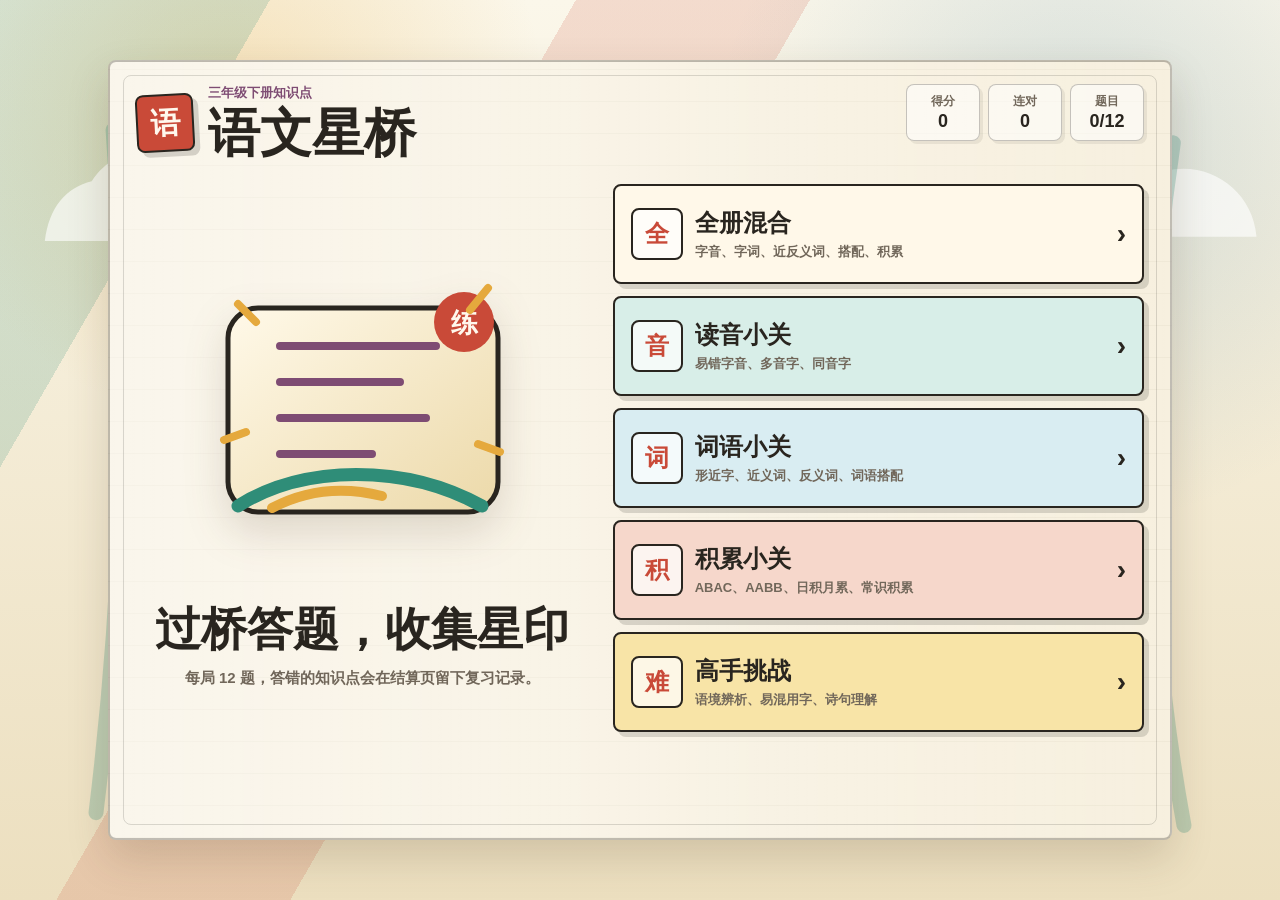
<file: 语文/语文知识复习小游戏.html>
<!doctype html>
<html lang="zh-CN">
<head>
<meta charset="utf-8">
<meta name="viewport" content="width=device-width, initial-scale=1, viewport-fit=cover">
<meta name="theme-color" content="#f7f0df">
<title>三年级语文知识复习小游戏</title>
<style>
  :root {
    color-scheme: light;
    --paper: #f7f0df;
    --paper-deep: #eadbb8;
    --ink: #29251f;
    --muted: #71675a;
    --jade: #2f8d78;
    --jade-soft: #d8eee8;
    --cinnabar: #c94a38;
    --cinnabar-soft: #f6d7cb;
    --gold: #e5a93d;
    --gold-soft: #f8e4a7;
    --sky: #4c87a8;
    --sky-soft: #d9edf2;
    --plum: #7e4c73;
    --right: #26855f;
    --wrong: #bf3d3d;
    --line: rgba(41, 37, 31, 0.18);
    --shadow: 0 18px 42px rgba(80, 56, 31, 0.18);
  }

  * {
    box-sizing: border-box;
  }

  html,
  body {
    min-height: 100%;
    margin: 0;
  }

  body {
    color: var(--ink);
    font-family: "Kaiti SC", "STKaiti", "PingFang SC", "Microsoft YaHei", sans-serif;
    letter-spacing: 0;
    background:
      linear-gradient(120deg, rgba(47, 141, 120, 0.18) 0 15%, transparent 15% 32%, rgba(201, 74, 56, 0.16) 32% 45%, transparent 45%),
      radial-gradient(circle at 18% 12%, rgba(229, 169, 61, 0.28), transparent 24%),
      radial-gradient(circle at 84% 18%, rgba(76, 135, 168, 0.22), transparent 28%),
      linear-gradient(180deg, #fbf7ea 0%, #ecdfbf 100%);
    overflow-x: hidden;
  }

  button {
    min-height: 46px;
    border: 0;
    border-radius: 8px;
    color: inherit;
    font: inherit;
    cursor: pointer;
    -webkit-tap-highlight-color: transparent;
  }

  button:focus-visible {
    outline: 4px solid rgba(76, 135, 168, 0.35);
    outline-offset: 3px;
  }

  .shell {
    position: relative;
    width: min(1100px, 100%);
    min-height: 100dvh;
    margin: 0 auto;
    padding: 18px;
    display: grid;
    align-items: center;
    isolation: isolate;
  }

  .backdrop {
    position: fixed;
    inset: 0;
    z-index: -1;
    overflow: hidden;
    pointer-events: none;
  }

  .backdrop svg {
    width: 100%;
    height: 100%;
    min-width: 980px;
    display: block;
  }

  .cloud {
    fill: rgba(255, 255, 255, 0.62);
  }

  .bamboo {
    fill: none;
    stroke: rgba(47, 141, 120, 0.26);
    stroke-linecap: round;
    stroke-width: 14;
  }

  .leaf {
    fill: rgba(47, 141, 120, 0.22);
  }

  .seal {
    fill: rgba(201, 74, 56, 0.18);
  }

  .panel {
    position: relative;
    width: 100%;
    min-height: min(780px, calc(100dvh - 36px));
    border: 2px solid rgba(41, 37, 31, 0.28);
    border-radius: 8px;
    background:
      linear-gradient(90deg, rgba(255, 255, 255, 0.42), rgba(255, 255, 255, 0)),
      repeating-linear-gradient(0deg, rgba(92, 68, 42, 0.045) 0 1px, transparent 1px 32px),
      var(--paper);
    box-shadow: var(--shadow);
    overflow: hidden;
  }

  .panel::before {
    content: "";
    position: absolute;
    inset: 13px;
    border: 1px solid rgba(41, 37, 31, 0.16);
    border-radius: 8px;
    pointer-events: none;
  }

  .topbar {
    position: relative;
    z-index: 1;
    min-height: 84px;
    padding: 22px 26px 12px;
    display: grid;
    grid-template-columns: 1fr auto;
    gap: 14px;
    align-items: start;
  }

  .brand {
    display: flex;
    align-items: center;
    gap: 14px;
    min-width: 0;
  }

  .brand-mark {
    width: 58px;
    height: 58px;
    border: 2px solid var(--ink);
    border-radius: 8px;
    background: var(--cinnabar);
    color: #fff8ed;
    display: grid;
    place-items: center;
    font-weight: 900;
    font-size: 30px;
    box-shadow: 5px 5px 0 rgba(41, 37, 31, 0.18);
    transform: rotate(-3deg);
  }

  .eyebrow {
    margin: 0 0 2px;
    color: var(--plum);
    font-family: "PingFang SC", "Microsoft YaHei", sans-serif;
    font-size: 13px;
    font-weight: 800;
  }

  h1,
  h2 {
    margin: 0;
    line-height: 1.12;
  }

  h1 {
    font-size: clamp(30px, 5vw, 52px);
  }

  .scoreboard {
    display: grid;
    grid-template-columns: repeat(3, minmax(74px, auto));
    gap: 8px;
  }

  .score-pill {
    border: 1px solid rgba(41, 37, 31, 0.26);
    border-radius: 8px;
    background: rgba(255, 255, 255, 0.55);
    padding: 8px 10px;
    text-align: center;
    box-shadow: 3px 3px 0 rgba(41, 37, 31, 0.08);
  }

  .score-pill span {
    display: block;
    color: var(--muted);
    font-family: "PingFang SC", "Microsoft YaHei", sans-serif;
    font-size: 12px;
    font-weight: 700;
  }

  .score-pill strong {
    display: block;
    margin-top: 1px;
    font-family: "PingFang SC", "Microsoft YaHei", sans-serif;
    font-size: 18px;
    font-weight: 900;
  }

  .screen {
    position: relative;
    z-index: 1;
    min-height: 600px;
    padding: 4px 26px 26px;
  }

  .hidden {
    display: none !important;
  }

  .start-grid {
    min-height: 560px;
    display: grid;
    grid-template-columns: minmax(0, 0.92fr) minmax(320px, 1.08fr);
    gap: 24px;
    align-items: center;
  }

  .scroll-hero {
    position: relative;
    min-height: 520px;
    display: grid;
    align-content: center;
    gap: 18px;
  }

  .hero-art {
    width: min(360px, 88vw);
    aspect-ratio: 1;
    margin: 0 auto;
    display: block;
    filter: drop-shadow(0 18px 20px rgba(80, 56, 31, 0.16));
  }

  .intro-copy {
    max-width: 430px;
    margin: 0 auto;
    text-align: center;
  }

  .intro-copy h2 {
    font-size: clamp(28px, 4.6vw, 46px);
  }

  .intro-copy p {
    margin: 10px 0 0;
    color: var(--muted);
    font-family: "PingFang SC", "Microsoft YaHei", sans-serif;
    font-size: 15px;
    font-weight: 700;
    line-height: 1.7;
  }

  .mode-board {
    display: grid;
    gap: 12px;
  }

  .mode-button {
    min-height: 100px;
    border: 2px solid var(--ink);
    border-radius: 8px;
    background: #fff8e9;
    padding: 14px 16px;
    display: grid;
    grid-template-columns: 52px 1fr auto;
    gap: 12px;
    align-items: center;
    text-align: left;
    box-shadow: 5px 5px 0 rgba(41, 37, 31, 0.16);
    transition: transform 0.08s ease, box-shadow 0.08s ease, background 0.2s ease;
  }

  .mode-button:hover {
    transform: translate(-1px, -1px);
    box-shadow: 7px 7px 0 rgba(41, 37, 31, 0.14);
  }

  .mode-button:active {
    transform: translate(4px, 4px);
    box-shadow: 1px 1px 0 rgba(41, 37, 31, 0.16);
  }

  .mode-button:nth-child(2) {
    background: var(--jade-soft);
  }

  .mode-button:nth-child(3) {
    background: var(--sky-soft);
  }

  .mode-button:nth-child(4) {
    background: var(--cinnabar-soft);
  }

  .mode-button:nth-child(5) {
    background: var(--gold-soft);
  }

  .mode-icon {
    width: 52px;
    height: 52px;
    border: 2px solid var(--ink);
    border-radius: 8px;
    background: rgba(255, 255, 255, 0.72);
    display: grid;
    place-items: center;
    color: var(--cinnabar);
    font-size: 24px;
    font-weight: 900;
  }

  .mode-title {
    display: block;
    font-size: 24px;
    font-weight: 900;
  }

  .mode-detail {
    display: block;
    margin-top: 4px;
    color: var(--muted);
    font-family: "PingFang SC", "Microsoft YaHei", sans-serif;
    font-size: 13px;
    font-weight: 700;
    line-height: 1.45;
  }

  .mode-arrow {
    font-family: "PingFang SC", "Microsoft YaHei", sans-serif;
    font-size: 28px;
    font-weight: 900;
  }

  .progress-line {
    height: 14px;
    margin: 0 0 16px;
    border: 2px solid var(--ink);
    border-radius: 999px;
    background: rgba(255, 255, 255, 0.62);
    overflow: hidden;
  }

  .progress-line i {
    display: block;
    width: 0;
    height: 100%;
    background: linear-gradient(90deg, var(--jade), var(--gold), var(--cinnabar));
    transition: width 0.28s ease;
  }

  .quiz-layout {
    display: grid;
    grid-template-columns: 240px minmax(0, 1fr);
    gap: 18px;
    align-items: stretch;
  }

  .side-panel,
  .question-panel {
    border: 2px solid rgba(41, 37, 31, 0.32);
    border-radius: 8px;
    background: rgba(255, 252, 242, 0.82);
    box-shadow: 5px 5px 0 rgba(41, 37, 31, 0.1);
  }

  .side-panel {
    min-height: 430px;
    padding: 18px;
    display: grid;
    align-content: start;
    gap: 14px;
  }

  .round-badge {
    border: 2px solid var(--ink);
    border-radius: 8px;
    background: var(--gold-soft);
    padding: 14px;
    text-align: center;
  }

  .round-badge span {
    display: block;
    color: var(--muted);
    font-family: "PingFang SC", "Microsoft YaHei", sans-serif;
    font-size: 13px;
    font-weight: 800;
  }

  .round-badge strong {
    display: block;
    margin-top: 4px;
    font-family: "PingFang SC", "Microsoft YaHei", sans-serif;
    font-size: 30px;
    font-weight: 900;
  }

  .mini-map {
    display: grid;
    gap: 8px;
  }

  .mini-step {
    height: 12px;
    border: 1px solid rgba(41, 37, 31, 0.28);
    border-radius: 999px;
    background: rgba(255, 255, 255, 0.65);
  }

  .mini-step.done {
    background: var(--jade);
  }

  .mini-step.wrong {
    background: var(--wrong);
  }

  .quote-box {
    margin-top: auto;
    border-left: 5px solid var(--cinnabar);
    background: rgba(255, 255, 255, 0.52);
    padding: 12px 12px 12px 14px;
    color: var(--muted);
    font-family: "PingFang SC", "Microsoft YaHei", sans-serif;
    font-size: 14px;
    font-weight: 700;
    line-height: 1.65;
  }

  .question-panel {
    min-height: 430px;
    padding: clamp(18px, 3vw, 34px);
    display: grid;
    grid-template-rows: auto auto 1fr auto;
    gap: 16px;
  }

  .question-meta {
    display: flex;
    flex-wrap: wrap;
    gap: 8px;
    align-items: center;
  }

  .tag {
    border: 1px solid rgba(41, 37, 31, 0.26);
    border-radius: 999px;
    background: rgba(255, 255, 255, 0.7);
    padding: 5px 10px;
    color: var(--muted);
    font-family: "PingFang SC", "Microsoft YaHei", sans-serif;
    font-size: 13px;
    font-weight: 800;
  }

  .tag.type {
    color: #fff;
    background: var(--plum);
    border-color: var(--plum);
  }

  .question-text {
    min-height: 96px;
    display: flex;
    align-items: center;
    font-size: clamp(30px, 5vw, 54px);
    font-weight: 900;
    line-height: 1.24;
  }

  .question-text small {
    display: block;
    margin-top: 8px;
    color: var(--muted);
    font-family: "PingFang SC", "Microsoft YaHei", sans-serif;
    font-size: 16px;
    font-weight: 700;
  }

  .options {
    display: grid;
    grid-template-columns: repeat(2, minmax(0, 1fr));
    gap: 12px;
    align-content: center;
  }

  .option {
    min-height: 84px;
    border: 2px solid var(--ink);
    border-radius: 8px;
    background: #fffdf6;
    padding: 12px;
    display: grid;
    place-items: center;
    text-align: center;
    font-size: clamp(21px, 3.3vw, 34px);
    font-weight: 900;
    line-height: 1.18;
    box-shadow: 4px 4px 0 rgba(41, 37, 31, 0.16);
    transition: transform 0.08s ease, box-shadow 0.08s ease, background 0.15s ease;
  }

  .option small {
    display: block;
    margin-top: 4px;
    color: var(--muted);
    font-family: "PingFang SC", "Microsoft YaHei", sans-serif;
    font-size: 13px;
    font-weight: 700;
  }

  .option:hover:not(:disabled) {
    transform: translate(-1px, -1px);
  }

  .option:active:not(:disabled) {
    transform: translate(3px, 3px);
    box-shadow: 1px 1px 0 rgba(41, 37, 31, 0.16);
  }

  .option.correct {
    color: #fff;
    background: var(--right);
    border-color: #1d674b;
  }

  .option.wrong {
    color: #fff;
    background: var(--wrong);
    border-color: #862828;
  }

  .option.dim {
    opacity: 0.5;
  }

  .option:disabled {
    cursor: default;
  }

  .feedback {
    min-height: 74px;
    border: 1px solid rgba(41, 37, 31, 0.22);
    border-radius: 8px;
    background: rgba(255, 255, 255, 0.68);
    padding: 12px 14px;
    display: grid;
    grid-template-columns: 1fr auto;
    gap: 12px;
    align-items: center;
    color: var(--muted);
    font-family: "PingFang SC", "Microsoft YaHei", sans-serif;
    font-weight: 800;
    line-height: 1.5;
  }

  .feedback strong {
    color: var(--ink);
  }

  .next-button,
  .tool-button {
    border: 2px solid var(--ink);
    border-radius: 8px;
    background: var(--gold);
    padding: 0 18px;
    font-family: "PingFang SC", "Microsoft YaHei", sans-serif;
    font-weight: 900;
    box-shadow: 3px 3px 0 rgba(41, 37, 31, 0.14);
  }

  .tool-button {
    min-height: 42px;
    background: rgba(255, 255, 255, 0.65);
    padding: 0 14px;
  }

  .result-wrap {
    min-height: 560px;
    display: grid;
    grid-template-columns: minmax(260px, 0.86fr) minmax(0, 1.14fr);
    gap: 24px;
    align-items: center;
  }

  .result-seal {
    min-height: 420px;
    display: grid;
    place-items: center;
    text-align: center;
  }

  .big-score {
    width: min(320px, 82vw);
    aspect-ratio: 1;
    border: 8px double var(--cinnabar);
    border-radius: 50%;
    background: rgba(255, 255, 255, 0.45);
    display: grid;
    place-items: center;
    transform: rotate(-4deg);
  }

  .big-score strong {
    display: block;
    color: var(--cinnabar);
    font-family: "PingFang SC", "Microsoft YaHei", sans-serif;
    font-size: clamp(56px, 11vw, 102px);
    line-height: 0.95;
  }

  .big-score span {
    display: block;
    margin-top: 8px;
    color: var(--muted);
    font-family: "PingFang SC", "Microsoft YaHei", sans-serif;
    font-size: 18px;
    font-weight: 900;
  }

  .result-detail {
    display: grid;
    gap: 14px;
  }

  .result-detail h2 {
    font-size: clamp(30px, 5vw, 52px);
  }

  .result-detail p {
    margin: 0;
    color: var(--muted);
    font-family: "PingFang SC", "Microsoft YaHei", sans-serif;
    font-size: 16px;
    font-weight: 800;
    line-height: 1.7;
  }

  .wrong-list {
    display: grid;
    gap: 8px;
    max-height: 220px;
    overflow: auto;
    padding-right: 4px;
  }

  .wrong-item {
    border: 1px solid rgba(41, 37, 31, 0.22);
    border-radius: 8px;
    background: rgba(255, 255, 255, 0.58);
    padding: 9px 11px;
    color: var(--muted);
    font-family: "PingFang SC", "Microsoft YaHei", sans-serif;
    font-size: 14px;
    font-weight: 700;
    line-height: 1.45;
  }

  .wrong-item strong {
    color: var(--ink);
  }

  .result-actions {
    display: flex;
    flex-wrap: wrap;
    gap: 10px;
    margin-top: 6px;
  }

  .primary-action {
    min-width: 152px;
    border: 2px solid var(--ink);
    border-radius: 8px;
    background: var(--cinnabar);
    color: #fff8ed;
    padding: 0 20px;
    font-family: "PingFang SC", "Microsoft YaHei", sans-serif;
    font-weight: 900;
    box-shadow: 4px 4px 0 rgba(41, 37, 31, 0.16);
  }

  .secondary-action {
    min-width: 132px;
    border: 2px solid var(--ink);
    border-radius: 8px;
    background: rgba(255, 255, 255, 0.68);
    padding: 0 18px;
    font-family: "PingFang SC", "Microsoft YaHei", sans-serif;
    font-weight: 900;
    box-shadow: 4px 4px 0 rgba(41, 37, 31, 0.12);
  }

  .burst {
    position: fixed;
    left: var(--x);
    top: var(--y);
    width: 8px;
    height: 8px;
    border-radius: 50%;
    background: var(--color);
    pointer-events: none;
    animation: burst 740ms ease-out forwards;
    z-index: 10;
  }

  @keyframes burst {
    from {
      transform: translate(0, 0) scale(1);
      opacity: 1;
    }
    to {
      transform: translate(var(--dx), var(--dy)) scale(0.2);
      opacity: 0;
    }
  }

  @media (prefers-reduced-motion: reduce) {
    *,
    *::before,
    *::after {
      animation-duration: 0.01ms !important;
      animation-iteration-count: 1 !important;
      transition-duration: 0.01ms !important;
    }
  }

  @media (max-width: 860px) {
    .topbar,
    .start-grid,
    .quiz-layout,
    .result-wrap {
      grid-template-columns: 1fr;
    }

    .scoreboard {
      grid-template-columns: repeat(3, 1fr);
    }

    .side-panel {
      min-height: auto;
    }

    .quote-box {
      margin-top: 0;
    }

    .mini-map {
      grid-template-columns: repeat(12, 1fr);
    }
  }

  @media (max-width: 560px) {
    .shell {
      padding: 10px;
      align-items: stretch;
    }

    .panel {
      min-height: calc(100dvh - 20px);
    }

    .topbar {
      padding: 18px 18px 8px;
    }

    .screen {
      min-height: auto;
      padding: 4px 18px 20px;
    }

    .brand-mark {
      width: 50px;
      height: 50px;
      font-size: 25px;
    }

    .mode-button {
      grid-template-columns: 44px 1fr;
      min-height: 92px;
    }

    .mode-arrow {
      display: none;
    }

    .mode-icon {
      width: 44px;
      height: 44px;
      font-size: 21px;
    }

    .mode-title {
      font-size: 21px;
    }

    .options {
      grid-template-columns: 1fr;
    }

    .question-text {
      min-height: 76px;
    }

    .feedback {
      grid-template-columns: 1fr;
    }

    .next-button {
      width: 100%;
    }
  }
</style>
</head>
<body>
<div class="backdrop" aria-hidden="true">
  <svg viewBox="0 0 1200 760" focusable="false">
    <path class="cloud" d="M86 128c28-42 82-34 98 8 42-22 92 2 96 48H42c4-32 20-50 44-56z"/>
    <path class="cloud" d="M962 116c30-48 94-38 112 10 46-26 100 4 104 54H904c6-34 26-55 58-64z"/>
    <path class="bamboo" d="M90 720C112 540 124 330 106 80"/>
    <path class="bamboo" d="M1110 732c-38-206-42-430-10-640"/>
    <path class="leaf" d="M114 212c78-42 134-24 176 18-82 14-132 12-176-18z"/>
    <path class="leaf" d="M1064 292c-92-32-148-8-184 42 92 4 146-8 184-42z"/>
    <circle class="seal" cx="238" cy="610" r="118"/>
    <circle class="seal" cx="970" cy="568" r="86"/>
  </svg>
</div>

<main class="shell">
  <section class="panel" aria-label="三年级语文知识复习小游戏">
    <header class="topbar">
      <div class="brand">
        <div class="brand-mark">语</div>
        <div>
          <p class="eyebrow">三年级下册知识点</p>
          <h1>语文星桥</h1>
        </div>
      </div>
      <div class="scoreboard" aria-label="成绩">
        <div class="score-pill"><span>得分</span><strong id="scoreText">0</strong></div>
        <div class="score-pill"><span>连对</span><strong id="streakText">0</strong></div>
        <div class="score-pill"><span>题目</span><strong id="roundText">0/12</strong></div>
      </div>
    </header>

    <section class="screen" id="startScreen">
      <div class="start-grid">
        <div class="scroll-hero">
          <svg class="hero-art" viewBox="0 0 360 360" role="img" aria-label="书卷和星桥">
            <defs>
              <linearGradient id="paperGrad" x1="0" x2="1" y1="0" y2="1">
                <stop stop-color="#fff9e9"/>
                <stop offset="1" stop-color="#ecd9a9"/>
              </linearGradient>
            </defs>
            <path d="M76 82h210c16 0 30 14 30 30v144c0 16-14 30-30 30H76c-16 0-30-14-30-30V112c0-16 14-30 30-30z" fill="url(#paperGrad)" stroke="#29251f" stroke-width="5"/>
            <path d="M98 120h156M98 156h120M98 192h146M98 228h92" stroke="#7e4c73" stroke-width="8" stroke-linecap="round"/>
            <path d="M56 280c66-42 168-42 244 0" fill="none" stroke="#2f8d78" stroke-width="13" stroke-linecap="round"/>
            <path d="M90 282c34-18 70-22 110-12" fill="none" stroke="#e5a93d" stroke-width="10" stroke-linecap="round"/>
            <circle cx="282" cy="96" r="30" fill="#c94a38"/>
            <text x="282" y="106" text-anchor="middle" font-size="27" font-weight="900" fill="#fff8ed">练</text>
            <path d="M56 78l18 18M306 62l-18 22M42 214l22-8M318 226l-22-8" stroke="#e5a93d" stroke-width="8" stroke-linecap="round"/>
          </svg>
          <div class="intro-copy">
            <h2>过桥答题，收集星印</h2>
            <p>每局 12 题，答错的知识点会在结算页留下复习记录。</p>
          </div>
        </div>
        <div class="mode-board" id="modeBoard">
          <button class="mode-button" type="button" data-mode="all">
            <span class="mode-icon">全</span>
            <span>
              <span class="mode-title">全册混合</span>
              <span class="mode-detail">字音、字词、近反义词、搭配、积累</span>
            </span>
            <span class="mode-arrow">›</span>
          </button>
          <button class="mode-button" type="button" data-mode="sound">
            <span class="mode-icon">音</span>
            <span>
              <span class="mode-title">读音小关</span>
              <span class="mode-detail">易错字音、多音字、同音字</span>
            </span>
            <span class="mode-arrow">›</span>
          </button>
          <button class="mode-button" type="button" data-mode="word">
            <span class="mode-icon">词</span>
            <span>
              <span class="mode-title">词语小关</span>
              <span class="mode-detail">形近字、近义词、反义词、词语搭配</span>
            </span>
            <span class="mode-arrow">›</span>
          </button>
          <button class="mode-button" type="button" data-mode="collect">
            <span class="mode-icon">积</span>
            <span>
              <span class="mode-title">积累小关</span>
              <span class="mode-detail">ABAC、AABB、日积月累、常识积累</span>
            </span>
            <span class="mode-arrow">›</span>
          </button>
          <button class="mode-button" type="button" data-mode="challenge">
            <span class="mode-icon">难</span>
            <span>
              <span class="mode-title">高手挑战</span>
              <span class="mode-detail">语境辨析、易混用字、诗句理解</span>
            </span>
            <span class="mode-arrow">›</span>
          </button>
        </div>
      </div>
    </section>

    <section class="screen hidden" id="quizScreen">
      <div class="progress-line" aria-hidden="true"><i id="progressFill"></i></div>
      <div class="quiz-layout">
        <aside class="side-panel">
          <div class="round-badge">
            <span id="modeLabel">全册混合</span>
            <strong id="roundBig">1</strong>
          </div>
          <div class="mini-map" id="miniMap" aria-label="答题记录"></div>
          <button class="tool-button" type="button" id="speakButton" aria-label="朗读当前题目">朗读</button>
          <button class="tool-button" type="button" id="soundButton" aria-pressed="true">音效：开</button>
          <button class="tool-button" type="button" id="backButton">换关卡</button>
          <div class="quote-box" id="quoteBox">见善则迁，有过则改。</div>
        </aside>

        <section class="question-panel" aria-live="polite">
          <div class="question-meta">
            <span class="tag type" id="typeTag">字音</span>
            <span class="tag" id="unitTag">第一单元</span>
            <span class="tag" id="levelTag">基础</span>
          </div>
          <div class="question-text" id="questionText"></div>
          <div class="options" id="optionsBox"></div>
          <div class="feedback hidden" id="feedbackBox">
            <div id="feedbackText"></div>
            <button class="next-button" type="button" id="nextButton">下一题</button>
          </div>
        </section>
      </div>
    </section>

    <section class="screen hidden" id="resultScreen">
      <div class="result-wrap">
        <div class="result-seal">
          <div class="big-score">
            <div>
              <strong id="finalScore">0</strong>
              <span id="finalRate">正确率 0%</span>
            </div>
          </div>
        </div>
        <div class="result-detail">
          <p class="eyebrow">本局完成</p>
          <h2 id="resultTitle">星桥通关</h2>
          <p id="resultSummary">再来一局可以继续练习错题。</p>
          <div class="wrong-list" id="wrongList"></div>
          <div class="result-actions">
            <button class="primary-action" type="button" id="againButton">再练一局</button>
            <button class="secondary-action" type="button" id="homeButton">回到关卡</button>
          </div>
        </div>
      </div>
    </section>
  </section>
</main>

<script>
const ROUND_TOTAL = 12;
const STORE_KEY = "grade3-chinese-review-v1";
const SOUND_ASSETS = {
  click: "../点击答案音效.mp3",
  correct: "../答对音效.mp3",
  wrong: "../答错音效.mp3",
  finale: "../最后结算庆祝.mp3",
};

const MODES = [
  { id: "all", title: "全册混合", detail: "字音、字词、近反义词、搭配、积累", mark: "全", filter: () => true },
  { id: "sound", title: "读音小关", detail: "易错字音、多音字、同音字", mark: "音", filter: (q) => ["易错字音", "多音字", "同音字"].includes(q.type) },
  { id: "word", title: "词语小关", detail: "形近字、近义词、反义词、词语搭配", mark: "词", filter: (q) => ["形近字", "近义词", "反义词", "词语搭配"].includes(q.type) },
  { id: "collect", title: "积累小关", detail: "ABAC、AABB、日积月累、常识积累", mark: "积", filter: (q) => ["词语积累", "日积月累"].includes(q.type) },
  { id: "challenge", title: "高手挑战", detail: "语境辨析、易混用字、诗句理解", mark: "难", filter: (q) => q.level === "挑战" },
];

const QUOTES = [
  "见善则迁，有过则改。",
  "过而不改，是谓过矣。",
  "人谁无过？过而能改，善莫大焉。",
  "兵来将挡，水来土掩。",
  "眼见为实，耳听为虚。",
  "近朱者赤，近墨者黑。"
];

const QUESTIONS = [
  q(1, "易错字音", "基础", "“纤细”的“纤”读什么？", "xiān", ["xiān", "qiān", "xīn", "jiān"], "纤细读 xiān xì。"),
  q(1, "易错字音", "基础", "“河豚”的“豚”读什么？", "tún", ["tún", "zhú", "tǔn", "táng"], "河豚读 hé tún。"),
  q(1, "多音字", "提高", "“曾祖”的“曾”读什么？", "zēng", ["zēng", "céng", "zhēng", "cēng"], "曾祖读 zēng zǔ；曾经读 céng jīng。"),
  q(1, "多音字", "提高", "“挨近”的“挨”读什么？", "āi", ["āi", "ái", "ài", "ǎi"], "挨近读 āi jìn；挨打读 ái dǎ。"),
  q(1, "多音字", "提高", "“给予”的“给”读什么？", "jǐ", ["jǐ", "gěi", "qǐ", "jí"], "给予读 jǐ yǔ；给力读 gěi lì。"),
  q(1, "形近字", "基础", "哪个词语用的是“偶”？", "偶尔", ["偶尔", "遇见", "沉重", "试卷"], "偶尔的“偶”和遇见的“遇”是形近字。"),
  q(1, "近义词", "基础", "“聚拢”的近义词是？", "聚集", ["聚集", "分散", "停止", "偶尔"], "聚拢和聚集都表示合到一起。"),
  q(1, "反义词", "基础", "“停止”的反义词是？", "继续", ["继续", "结束", "暂停", "停留"], "停止和继续是一组反义词。"),
  q(1, "词语搭配", "基础", "补全搭配：____的天空", "旷亮无比", ["旷亮无比", "剪刀似", "嫩黄", "如毛"], "PDF 中的搭配是“旷亮无比的天空”。"),
  q(1, "词语搭配", "基础", "补全搭配：____的羽毛", "乌黑", ["乌黑", "光彩夺目", "伶俐可爱", "纤细"], "PDF 中的搭配是“乌黑的羽毛”。"),
  q(1, "词语搭配", "基础", "补全搭配：____的电线", "纤细", ["纤细", "剪刀似", "嫩黄", "如毛"], "PDF 中的搭配是“纤细的电线”。"),
  q(1, "词语积累", "提高", "“波光粼粼”属于哪种结构？", "ABCC", ["ABCC", "AABC", "AABB", "ABAC"], "“波光粼粼”是 ABCC 式词语。"),
  q(1, "日积月累", "提高", "“江南好，风景旧曾谙”出自哪首词？", "《忆江南》", ["《忆江南》", "《滁州西涧》", "《大林寺桃花》", "《论语》"], "这是白居易《忆江南》中的句子。"),

  q(2, "易错字音", "基础", "“耕种”的“耕”读什么？", "gēng", ["gēng", "gèn", "jīng", "gěng"], "耕种读 gēng zhòng。"),
  q(2, "易错字音", "基础", "“驯良”的“驯”读什么？", "xùn", ["xùn", "xún", "shùn", "chuān"], "驯良读 xùn liáng。"),
  q(2, "多音字", "提高", "“模样”的“模”读什么？", "mú", ["mú", "mó", "mǔ", "mù"], "模样读 mú yàng；模仿读 mó fǎng。"),
  q(2, "多音字", "提高", "“相册”的“相”读什么？", "xiàng", ["xiàng", "xiāng", "xiǎng", "shàng"], "相册读 xiàng cè；相信读 xiāng xìn。"),
  q(2, "多音字", "提高", "“匀称”的“称”读什么？", "chèn", ["chèn", "chēng", "chèng", "cèn"], "匀称读 yún chèn；称赞读 chēng zàn。"),
  q(2, "形近字", "基础", "哪个词语用的是“狼”？", "狼狗", ["狼狗", "狠心", "植株", "珍珠"], "狼狗的“狼”和狠心的“狠”是形近字。"),
  q(2, "近义词", "基础", "“忠诚”的近义词是？", "忠实", ["忠实", "背离", "犹豫", "暴躁"], "忠诚和忠实意思相近。"),
  q(2, "近义词", "基础", "“驯良”的近义词是？", "驯顺", ["驯顺", "凶恶", "迟钝", "疲劳"], "驯良和驯顺都表示温和顺从。"),
  q(2, "反义词", "基础", "“犹豫”的反义词是？", "果断", ["果断", "迟疑", "悠闲", "疲乏"], "犹豫和果断是一组反义词。"),
  q(2, "反义词", "基础", "“温和”的反义词是？", "暴躁", ["暴躁", "驯顺", "疲乏", "悠闲"], "温和和暴躁是一组反义词。"),
  q(2, "词语搭配", "基础", "补全搭配：____的鹿角", "精美别致", ["精美别致", "凶狠", "匀称", "奔流不息"], "PDF 中的搭配是“精美别致的鹿角”。"),
  q(2, "词语积累", "提高", "“源源不断”属于哪种结构？", "AABC", ["AABC", "ABCC", "AABB", "无X无X"], "“源源不断”是 AABC 式词语。"),
  q(2, "词语积累", "提高", "“无忧无虑”属于哪种结构？", "无X无X", ["无X无X", "AABB", "ABCC", "一X一X"], "“无忧无虑”是“无X无X”式词语。"),

  q(3, "易错字音", "基础", "“特殊”的“殊”读什么？", "shū", ["shū", "sū", "zhū", "chū"], "特殊读 tè shū。"),
  q(3, "易错字音", "基础", "“大概”的“概”读什么？", "gài", ["gài", "kǎi", "gǎi", "gāi"], "大概读 dà gài。"),
  q(3, "易错字音", "基础", "“钳子”的“钳”读什么？", "qián", ["qián", "gān", "jiān", "qīn"], "钳子读 qián zi。"),
  q(3, "多音字", "提高", "“差异”的“差”读什么？", "chā", ["chā", "chà", "chāi", "cī"], "差异读 chā yì；差劲读 chà jìn。"),
  q(3, "多音字", "提高", "“出差”的“差”读什么？", "chāi", ["chāi", "chā", "chà", "cī"], "出差读 chū chāi。"),
  q(3, "形近字", "基础", "哪个词语用的是“检”？", "检查", ["检查", "惊险", "测验", "安静"], "检查的“检”和惊险的“险”、测验的“验”是形近字。"),
  q(3, "近义词", "基础", "“宁静”的近义词是？", "安静", ["安静", "陌生", "危险", "攻击"], "宁静和安静意思相近。"),
  q(3, "近义词", "基础", "“推测”的近义词是？", "推断", ["推断", "验证", "减少", "阻力"], "推测和推断意思相近。"),
  q(3, "反义词", "基础", "“危险”的反义词是？", "安全", ["安全", "危急", "特殊", "普通"], "危险和安全是一组反义词。"),
  q(3, "反义词", "基础", "“攻击”的反义词是？", "防守", ["防守", "利用", "后退", "爬行"], "攻击和防守是一组反义词。"),
  q(3, "词语积累", "提高", "“多种多样”属于哪种结构？", "ABAC", ["ABAC", "ABCC", "AABC", "AABB"], "“多种多样”是 ABAC 式词语。"),
  q(3, "词语积累", "提高", "哪个词语可以形容声音小？", "窃窃私语", ["窃窃私语", "人山人海", "井井有条", "无边无际"], "PDF 中用“窃窃私语”积累描写声音小的词。"),
  q(3, "日积月累", "提高", "“独怜幽草涧边生，上有黄鹂深树鸣”出自？", "《滁州西涧》", ["《滁州西涧》", "《忆江南》", "《大林寺桃花》", "《左传》"], "这是韦应物《滁州西涧》中的句子。"),

  q(4, "易错字音", "基础", "“屠苏”的“屠”读什么？", "tú", ["tú", "dǔ", "tǔ", "zhě"], "屠苏读 tú sū。"),
  q(4, "易错字音", "基础", "“粗糙”的“糙”读什么？", "cāo", ["cāo", "zào", "cào", "chāo"], "粗糙读 cū cāo。"),
  q(4, "易错字音", "基础", "“投掷”的“掷”读什么？", "zhì", ["zhì", "zì", "zhí", "chì"], "投掷读 tóu zhì。"),
  q(4, "多音字", "提高", "“积累”的“累”读什么？", "lěi", ["lěi", "lèi", "léi", "lēi"], "积累读 jī lěi；劳累读 láo lèi。"),
  q(4, "多音字", "提高", "“前爪”的“爪”读什么？", "zhǎo", ["zhǎo", "zhuǎ", "zǎo", "cháo"], "前爪读 qián zhǎo；爪子读 zhuǎ zi。"),
  q(4, "多音字", "提高", "“一乘轿子”的“乘”读什么？", "shèng", ["shèng", "chéng", "shēng", "chèng"], "一乘轿子读 yí shèng jiào zi；乘法读 chéng fǎ。"),
  q(4, "形近字", "基础", "哪个词语用的是“历”？", "历史", ["历史", "厉害", "大约", "钓鱼"], "历史的“历”和厉害的“厉”是形近字。"),
  q(4, "近义词", "基础", "“创造”的近义词是？", "发明", ["发明", "删除", "浪费", "粗糙"], "创造和发明意思相近。"),
  q(4, "近义词", "基础", "“闻名”的近义词是？", "著名", ["著名", "便宜", "笨重", "光滑"], "闻名和著名意思相近。"),
  q(4, "反义词", "基础", "“笨重”的反义词是？", "轻便", ["轻便", "粗糙", "浪费", "删除"], "笨重和轻便是一组反义词。"),
  q(4, "反义词", "基础", "“粗糙”的反义词是？", "光滑", ["光滑", "笨重", "节省", "减少"], "粗糙和光滑是一组反义词。"),
  q(4, "词语搭配", "基础", "补全搭配：____的街市", "热闹", ["热闹", "形态各异", "名扬中外", "精美"], "PDF 中的搭配是“热闹的街市”。"),
  q(4, "日积月累", "提高", "“文房四宝”是？", "笔墨纸砚", ["笔墨纸砚", "琴棋书画", "望闻问切", "梅兰竹菊"], "文房四宝：笔墨纸砚。"),
  q(4, "日积月累", "提高", "“雅人四好”是？", "琴棋书画", ["琴棋书画", "笔墨纸砚", "望闻问切", "柴米油盐"], "雅人四好：琴棋书画。"),
  q(4, "日积月累", "提高", "“中医四诊”是？", "望闻问切", ["望闻问切", "琴棋书画", "笔墨纸砚", "风花雪月"], "中医四诊：望、闻、问、切。"),

  q(5, "易错字音", "基础", "“萝卜”的“卜”读什么？", "bo", ["bo", "bǔ", "pú", "bō"], "萝卜读 luó bo。"),
  q(5, "易错字音", "基础", "“晾晒”的“晾”读什么？", "liàng", ["liàng", "liáng", "jīng", "làng"], "晾晒读 liàng shài。"),
  q(5, "易错字音", "基础", "“香肠”的“肠”读什么？", "cháng", ["cháng", "cáng", "chǎng", "táng"], "香肠读 xiāng cháng。"),
  q(5, "同音字", "基础", "读音“duàn”对应哪组词？", "段落、断裂", ["段落、断裂", "形状、壮大", "克服、客人", "湖面、胡说"], "PDF 中 duàn 的例词有“段落、断裂”。"),
  q(5, "同音字", "基础", "读音“kè”对应哪组词？", "克服、客人、刻苦", ["克服、客人、刻苦", "段落、断裂", "壮大、撞击", "浓厚、农场"], "PDF 中 kè 的例词有“克服、客人、刻苦”。"),
  q(5, "形近字", "基础", "哪个词语用的是“湖”？", "湖面", ["湖面", "胡说", "阻力", "姐姐"], "湖面用“湖”；胡说用“胡”。"),
  q(5, "近义词", "基础", "“浓密”的近义词是？", "稠密", ["稠密", "稀疏", "方便", "困难"], "浓密和稠密意思相近。"),
  q(5, "近义词", "基础", "“想念”的近义词是？", "思念", ["思念", "失望", "麻烦", "继续"], "想念和思念意思相近。"),
  q(5, "反义词", "基础", "“容易”的反义词是？", "困难", ["困难", "轻易", "连续", "放心"], "容易和困难是一组反义词。"),
  q(5, "反义词", "基础", "“继续”的反义词是？", "间断", ["间断", "连续", "放心", "方便"], "继续和间断是一组反义词。"),
  q(5, "词语搭配", "基础", "补全搭配：____的果酱", "甜甜", ["甜甜", "浓密", "香喷喷", "轻轻"], "PDF 中的搭配是“甜甜的果酱”。"),
  q(5, "词语搭配", "基础", "补全搭配：____的饭菜", "香喷喷", ["香喷喷", "甜甜", "浓密", "轻轻"], "PDF 中的搭配是“香喷喷的饭菜”。"),
  q(5, "词语积累", "提高", "“明明白白”属于哪种结构？", "AABB", ["AABB", "ABCC", "AABC", "一X一X"], "“明明白白”是 AABB 式词语。"),

  q(6, "易错字音", "基础", "“染色”的“染”读什么？", "rǎn", ["rǎn", "rán", "yǎn", "ràng"], "染色读 rǎn sè。"),
  q(6, "易错字音", "基础", "“剩下”的“剩”读什么？", "shèng", ["shèng", "chéng", "shēng", "sèng"], "剩下读 shèng xià。"),
  q(6, "易错字音", "基础", "“瞭望”的“瞭”读什么？", "liào", ["liào", "liáo", "liǎo", "liāo"], "瞭望读 liào wàng。"),
  q(6, "多音字", "提高", "“和弄”的“和”读什么？", "huò", ["huò", "hé", "huó", "hè"], "和弄读 huò nong；和平读 hé píng。"),
  q(6, "多音字", "提高", "“应和”的“和”读什么？", "hè", ["hè", "hé", "huó", "huò"], "应和读 yìng hè。"),
  q(6, "形近字", "基础", "哪个词语用的是“诚”？", "真诚", ["真诚", "城市", "拨打", "拔草"], "真诚用“诚”；城市用“城”。"),
  q(6, "近义词", "基础", "“可惜”的近义词是？", "惋惜", ["惋惜", "严寒", "干燥", "俯视"], "可惜和惋惜意思相近。"),
  q(6, "近义词", "基础", "“自由”的近义词是？", "自在", ["自在", "守信", "潮湿", "仰望"], "自由和自在意思相近。"),
  q(6, "反义词", "基础", "“潮湿”的反义词是？", "干燥", ["干燥", "湿润", "守信", "俯视"], "潮湿和干燥是一组反义词。"),
  q(6, "反义词", "基础", "“失信”的反义词是？", "守信", ["守信", "真诚", "自在", "湿润"], "失信和守信是一组反义词。"),
  q(6, "词语积累", "提高", "“笑哈哈”属于哪种结构？", "ABB", ["ABB", "AABB", "ABAC", "AABC"], "“笑哈哈”是 ABB 式词语。"),
  q(6, "日积月累", "提高", "“见善则迁，有过则改”出自？", "《周易》", ["《周易》", "《论语》", "《左传》", "《孟子》"], "PDF 的日积月累中标注为《周易》。"),
  q(6, "日积月累", "提高", "“过而不改，是谓过矣”出自？", "《论语》", ["《论语》", "《周易》", "《左传》", "《大学》"], "PDF 的日积月累中标注为《论语》。"),
  q(6, "日积月累", "提高", "“人谁无过？过而能改，善莫大焉”出自？", "《左传》", ["《左传》", "《论语》", "《周易》", "《诗经》"], "PDF 的日积月累中标注为《左传》。"),

  q(7, "易错字音", "基础", "“蔚蓝”的“蔚”读什么？", "wèi", ["wèi", "yù", "wěi", "wēi"], "蔚蓝读 wèi lán。"),
  q(7, "易错字音", "基础", "“洼地”的“洼”读什么？", "wā", ["wā", "guī", "wá", "wǎ"], "洼地读 wā dì。"),
  q(7, "多音字", "提高", "“强劲”的“劲”读什么？", "jìng", ["jìng", "jìn", "jīn", "qíng"], "强劲读 qiáng jìng；用劲读 yòng jìn。"),
  q(7, "形近字", "基础", "哪个词语用的是“镇”？", "镇压", ["镇压", "填写", "传说", "转告"], "镇压用“镇”；填写用“填”。"),
  q(7, "近义词", "基础", "“镇静”的近义词是？", "镇定", ["镇定", "惊慌", "清楚", "凝结"], "镇静和镇定意思相近。"),
  q(7, "近义词", "基础", "“昏暗”的近义词是？", "暗淡", ["暗淡", "明亮", "模糊", "清楚"], "昏暗和暗淡意思相近。"),
  q(7, "反义词", "基础", "“模糊”的反义词是？", "清楚", ["清楚", "暗淡", "惊慌", "凝结"], "模糊和清楚是一组反义词。"),
  q(7, "反义词", "基础", "“融化”的反义词是？", "凝结", ["凝结", "变动", "明亮", "镇定"], "融化和凝结是一组反义词。"),
  q(7, "词语积累", "提高", "哪个词语是描写颜色的？", "金灿灿", ["金灿灿", "一模一样", "生命", "刀剑"], "PDF 中的颜色词包括红彤彤、金灿灿等。"),
  q(7, "词语积累", "提高", "“一模一样”属于哪种结构？", "一X一X", ["一X一X", "AABB", "ABB", "ABCC"], "“一模一样”是“一X一X”式词语。"),
  q(7, "日积月累", "提高", "“人间四月芳菲尽，山寺桃花始盛开”出自？", "《大林寺桃花》", ["《大林寺桃花》", "《忆江南》", "《滁州西涧》", "《论语》"], "这是白居易《大林寺桃花》中的句子。"),

  q(8, "易错字音", "基础", "“脊背”的“脊”读什么？", "jǐ", ["jǐ", "jí", "jī", "qǐ"], "脊背读 jǐ bèi。"),
  q(8, "易错字音", "基础", "“咳嗽”的“咳”读什么？", "ké", ["ké", "kǎ", "hāi", "hài"], "咳嗽读 ké sou。"),
  q(8, "易错字音", "基础", "“告诫”的“诫”读什么？", "jiè", ["jiè", "xiè", "jì", "gài"], "告诫读 gào jiè。"),
  q(8, "多音字", "提高", "“缝合”的“缝”读什么？", "féng", ["féng", "fèng", "fēng", "fěng"], "缝合读 féng hé；裂缝读 liè fèng。"),
  q(8, "多音字", "提高", "“旋风”的“旋”读什么？", "xuàn", ["xuàn", "xuán", "quán", "xún"], "旋风读 xuàn fēng；旋转读 xuán zhuǎn。"),
  q(8, "多音字", "提高", "“涨红”的“涨”读什么？", "zhàng", ["zhàng", "zhǎng", "cháng", "zàng"], "涨红读 zhàng hóng；涨落读 zhǎng luò。"),
  q(8, "形近字", "基础", "哪个词语用的是“衬”？", "衬衫", ["衬衫", "付钱", "夸奖", "跨过"], "衬衫用“衬”；付钱用“付”。"),
  q(8, "近义词", "基础", "“适合”的近义词是？", "符合", ["符合", "批评", "羞涩", "动荡"], "适合和符合意思相近。"),
  q(8, "近义词", "基础", "“夸奖”的近义词是？", "称赞", ["称赞", "批评", "尽责", "自然"], "夸奖和称赞意思相近。"),
  q(8, "反义词", "基础", "“欢喜”的反义词是？", "悲伤", ["悲伤", "称赞", "甘愿", "自然"], "欢喜和悲伤是一组反义词。"),
  q(8, "反义词", "基础", "“夸奖”的反义词是？", "批评", ["批评", "称赞", "负责", "惊讶"], "夸奖和批评是一组反义词。"),
  q(8, "词语积累", "提高", "“大摇大摆”属于哪种结构？", "ABAC", ["ABAC", "AABC", "AABB", "ABCC"], "“大摇大摆”是 ABAC 式词语。"),
  q(8, "词语积累", "提高", "哪个词语含有反义词？", "走南闯北", ["走南闯北", "各式各样", "大摇大摆", "夸奖称赞"], "走南闯北中有“南”和“北”这组反义词。"),
  q(8, "日积月累", "提高", "“不入虎穴，焉得虎子”的意思更接近？", "不经历危险，就难以成功", ["不经历危险，就难以成功", "眼见比耳听可靠", "靠近好人会变好", "遇事要灵活应对"], "这句常用来说明不冒风险就难以取得成果。"),
  q(8, "日积月累", "提高", "“眼见为实，耳听为虚”强调什么？", "亲眼看到更可靠", ["亲眼看到更可靠", "遇事要提前准备", "犯错后要改正", "不同人互相影响"], "这句强调亲眼看见的事实更可靠。"),
  q(8, "日积月累", "提高", "“近朱者赤，近墨者黑”强调什么？", "环境会影响人", ["环境会影响人", "做事不能拖延", "听到的不可信", "要勇敢进虎穴"], "这句强调接近什么样的人或环境，就容易受到什么影响。"),

  q(1, "语境辨析", "挑战", "选出用字正确的一句。", "春光洒落在纤细的电线上。", ["春光洒落在纤细的电线上。", "春光洒落在迁细的电线上。", "春光洒落在千细的电线上。", "春光洒落在纤西的电线上。"], "“纤细”表示细小、细长，不能写成“迁细”。"),
  q(1, "词语辨析", "挑战", "“聚拢”的反义方向是哪一个？", "分散", ["分散", "聚集", "集合", "靠近"], "聚拢是合到一起，反向意思是分散。"),
  q(1, "搭配辨析", "挑战", "哪一个搭配最恰当？", "剪刀似的尾巴", ["剪刀似的尾巴", "剪刀似的细雨", "如毛的尾巴", "嫩黄的电线"], "PDF 中积累的是“剪刀似的尾巴”“如毛的细雨”。"),
  q(1, "结构辨析", "挑战", "哪一组都是 ABCC 式词语？", "波光粼粼、生机勃勃", ["波光粼粼、生机勃勃", "花红柳绿、风和日丽", "源源不断、井井有条", "明明白白、干干净净"], "ABCC 式是前两个字不同，后两个字相同。"),

  q(2, "语境辨析", "挑战", "选出用词最准确的一句。", "他犹豫了很久，最后才做决定。", ["他犹豫了很久，最后才做决定。", "他果断了很久，最后才做决定。", "他匀称了很久，最后才做决定。", "他温和了很久，最后才做决定。"], "“犹豫”表示拿不定主意。"),
  q(2, "词义迁移", "挑战", "“他做事不再犹豫。”最可能变得怎样？", "果断", ["果断", "暴躁", "疲乏", "悠闲"], "犹豫的反义词是果断。"),
  q(2, "结构辨析", "挑战", "哪一个不是 AABC 式词语？", "无忧无虑", ["无忧无虑", "源源不断", "井井有条", "津津有味"], "“无忧无虑”是“无X无X”式，不是 AABC 式。"),
  q(2, "搭配辨析", "挑战", "“精美别致”更适合修饰什么？", "鹿角", ["鹿角", "河流", "身段", "果断"], "PDF 中的搭配是“精美别致的鹿角”。"),

  q(3, "语境辨析", "挑战", "选出用字正确的一句。", "我们需要通过实验证明猜想。", ["我们需要通过实验证明猜想。", "我们需要通过实验证名猜想。", "我们需要通过实验证眀猜想。", "我们需要通过实验证民猜想。"], "“证明”的“证”要和“明”搭配。"),
  q(3, "词义迁移", "挑战", "“推测”还没有达到哪一步？", "验证", ["验证", "猜想", "推断", "估计"], "推测、推断只是判断，验证才是证明是否正确。"),
  q(3, "结构辨析", "挑战", "哪一个是 ABAC 式词语？", "不慌不忙", ["不慌不忙", "窃窃私语", "低声细语", "鸦雀无声"], "“不慌不忙”是 ABAC 式。"),
  q(3, "词语辨析", "挑战", "“窃窃私语”最适合描写什么？", "小声说话", ["小声说话", "声音很响", "人数很多", "天气很好"], "PDF 中用“窃窃私语”积累描写声音小。"),

  q(4, "语境辨析", "挑战", "选出用字正确的一句。", "这幅画的图案十分精美。", ["这幅画的图案十分精美。", "这幅画的图按十分精美。", "这幅画的图案十分睛美。", "这幅画的图案十分精每。"], "“图案”“精美”都是第四单元重点词。"),
  q(4, "多音辨析", "挑战", "“一乘轿子”和“乘法”中，“乘”的读音关系是？", "前者 shèng，后者 chéng", ["前者 shèng，后者 chéng", "都读 chéng", "都读 shèng", "前者 chéng，后者 shèng"], "一乘轿子读 shèng，乘法读 chéng。"),
  q(4, "常识迁移", "挑战", "“望闻问切”属于哪一类积累？", "中医四诊", ["中医四诊", "文房四宝", "雅人四好", "花中四君子"], "中医四诊是望、闻、问、切。"),
  q(4, "搭配辨析", "挑战", "哪一个搭配最恰当？", "形态各异的人", ["形态各异的人", "名扬中外的画", "热闹的图案", "精美的街市"], "PDF 中有“形态各异的人”“名扬中外的画”“热闹的街市”。"),

  q(5, "语境辨析", "挑战", "选出用字正确的一句。", "我很想念远方的朋友。", ["我很想念远方的朋友。", "我很相念远方的朋友。", "我很想恋远方的朋友。", "我很想年远方的朋友。"], "“想念”和“思念”意思相近。"),
  q(5, "同音辨析", "挑战", "哪一组字读音相同但意思不同？", "段、断", ["段、断", "浓、农", "胡、湖", "姐、阻"], "“段落”“断裂”中的“段、断”都读 duàn。"),
  q(5, "反义迁移", "挑战", "如果事情“不容易”，也可以说事情很？", "困难", ["困难", "轻易", "连续", "放心"], "容易的反义词是困难。"),
  q(5, "搭配辨析", "挑战", "哪一个搭配最恰当？", "香喷喷的饭菜", ["香喷喷的饭菜", "浓密的饭菜", "甜甜的胡子", "轻轻地果酱"], "PDF 中有“香喷喷的饭菜”“甜甜的果酱”“浓密的胡子”。"),

  q(6, "语境辨析", "挑战", "选出用词最准确的一句。", "雨后空气潮湿，衣服不容易干。", ["雨后空气潮湿，衣服不容易干。", "雨后空气干燥，衣服不容易干。", "雨后空气守信，衣服不容易干。", "雨后空气俯视，衣服不容易干。"], "潮湿和干燥是一组反义词。"),
  q(6, "多音辨析", "挑战", "“应和”中的“和”应读？", "hè", ["hè", "hé", "huó", "huò"], "“应和”读 yìng hè。"),
  q(6, "句意理解", "挑战", "“过而不改，是谓过矣。”强调什么？", "有错要改", ["有错要改", "亲眼看见才可靠", "环境影响人", "遇事要防备"], "这句话强调犯错后不改才是真正的过错。"),
  q(6, "词语结构", "挑战", "哪一个和“笑哈哈”结构相同？", "轻悠悠", ["轻悠悠", "清清爽爽", "自由自在", "人山人海"], "“笑哈哈”和“轻悠悠”都是 ABB 式。"),

  q(7, "语境辨析", "挑战", "选出用字正确的一句。", "湖水在阳光下呈现金黄色。", ["湖水在阳光下呈现金黄色。", "湖水在阳光下成现金黄色。", "湖水在阳光下呈现今黄色。", "湖水在阳光下呈现全黄色。"], "“呈现”是第七单元重点词语。"),
  q(7, "反义迁移", "挑战", "“雾散后，远处变得清楚了。”这里“清楚”对应的反义词是？", "模糊", ["模糊", "镇定", "明亮", "凝结"], "模糊和清楚是一组反义词。"),
  q(7, "颜色积累", "挑战", "哪一个不是描写颜色的词？", "一模一样", ["一模一样", "红彤彤", "金灿灿", "梨黄"], "“一模一样”不是颜色词。"),
  q(7, "诗句理解", "挑战", "“人间四月芳菲尽，山寺桃花始盛开”说明了什么现象？", "山上花开得较晚", ["山上花开得较晚", "春天已经完全结束", "桃花只在寺里开放", "四月没有花"], "诗句写山寺桃花比平地开得晚。"),

  q(8, "语境辨析", "挑战", "选出用字正确的一句。", "他主动承认错误，态度很诚恳。", ["他主动承认错误，态度很诚恳。", "他主动成认错误，态度很诚恳。", "他主动承认错误，态度很城恳。", "他主动承认错误，态度很诚垦。"], "“承认”“诚恳”都是容易写错的词。"),
  q(8, "多音辨析", "挑战", "“缝合”和“裂缝”中，“缝”的读音关系是？", "前者 féng，后者 fèng", ["前者 féng，后者 fèng", "都读 féng", "都读 fèng", "前者 fèng，后者 féng"], "缝合读 féng，裂缝读 fèng。"),
  q(8, "句意理解", "挑战", "“近朱者赤，近墨者黑。”适合提醒我们什么？", "谨慎选择环境和朋友", ["谨慎选择环境和朋友", "不要相信亲眼所见", "做错事不用改", "遇事只靠运气"], "这句话强调环境和身边的人会影响自己。"),
  q(8, "词语辨析", "挑战", "哪一个词语含有反义词？", "走南闯北", ["走南闯北", "大摇大摆", "各式各样", "缝合裂缝"], "走南闯北中“南”和“北”意思相反。")
];

const els = {
  startScreen: document.querySelector("#startScreen"),
  quizScreen: document.querySelector("#quizScreen"),
  resultScreen: document.querySelector("#resultScreen"),
  modeBoard: document.querySelector("#modeBoard"),
  scoreText: document.querySelector("#scoreText"),
  streakText: document.querySelector("#streakText"),
  roundText: document.querySelector("#roundText"),
  roundBig: document.querySelector("#roundBig"),
  modeLabel: document.querySelector("#modeLabel"),
  progressFill: document.querySelector("#progressFill"),
  miniMap: document.querySelector("#miniMap"),
  quoteBox: document.querySelector("#quoteBox"),
  typeTag: document.querySelector("#typeTag"),
  unitTag: document.querySelector("#unitTag"),
  levelTag: document.querySelector("#levelTag"),
  questionText: document.querySelector("#questionText"),
  optionsBox: document.querySelector("#optionsBox"),
  feedbackBox: document.querySelector("#feedbackBox"),
  feedbackText: document.querySelector("#feedbackText"),
  nextButton: document.querySelector("#nextButton"),
  speakButton: document.querySelector("#speakButton"),
  soundButton: document.querySelector("#soundButton"),
  backButton: document.querySelector("#backButton"),
  finalScore: document.querySelector("#finalScore"),
  finalRate: document.querySelector("#finalRate"),
  resultTitle: document.querySelector("#resultTitle"),
  resultSummary: document.querySelector("#resultSummary"),
  wrongList: document.querySelector("#wrongList"),
  againButton: document.querySelector("#againButton"),
  homeButton: document.querySelector("#homeButton"),
};

let state = createFreshState();
let soundEnabled = loadSoundPreference();
const soundPlayers = new Map();

function q(unit, type, level, prompt, answer, options, explain) {
  return {
    id: `${unit}-${type}-${prompt}`,
    unit,
    type,
    level,
    prompt,
    answer,
    options,
    explain,
  };
}

function createFreshState() {
  return {
    mode: MODES[0],
    queue: [],
    current: null,
    round: 0,
    score: 0,
    streak: 0,
    bestStreak: 0,
    answered: [],
    wrong: [],
    locked: false,
  };
}

function shuffle(list) {
  const items = [...list];
  for (let index = items.length - 1; index > 0; index -= 1) {
    const swap = Math.floor(Math.random() * (index + 1));
    [items[index], items[swap]] = [items[swap], items[index]];
  }
  return items;
}

function renderModes() {
  els.modeBoard.innerHTML = MODES.map((mode) => `
    <button class="mode-button" type="button" data-mode="${mode.id}">
      <span class="mode-icon">${mode.mark}</span>
      <span>
        <span class="mode-title">${mode.title}</span>
        <span class="mode-detail">${mode.detail}</span>
      </span>
      <span class="mode-arrow">›</span>
    </button>
  `).join("");
}

function uniqueById(questions) {
  const seen = new Set();
  const unique = [];

  questions.forEach((question) => {
    if (!seen.has(question.id)) {
      seen.add(question.id);
      unique.push(question);
    }
  });

  return unique;
}

function buildQuestionOrder(mode, pool, savedWrongIds) {
  const wrongFirst = savedWrongIds
    .map((id) => pool.find((question) => question.id === id))
    .filter(Boolean);
  const weightedPool = [];

  pool.forEach((question) => {
    weightedPool.push(question);
    if (mode.id === "all" && question.level !== "基础") {
      weightedPool.push(question);
    }
    if (mode.id === "all" && question.level === "挑战") {
      weightedPool.push(question);
    }
  });

  const rest = uniqueById(shuffle(weightedPool))
    .filter((question) => !savedWrongIds.includes(question.id));

  return uniqueById([...wrongFirst, ...rest]);
}

function startGame(modeId = "all") {
  playSound("click");
  const mode = MODES.find((item) => item.id === modeId) || MODES[0];
  const pool = QUESTIONS.filter(mode.filter);
  const savedWrongIds = loadWrongIds();
  const questionOrder = buildQuestionOrder(mode, pool, savedWrongIds);

  state = createFreshState();
  state.mode = mode;
  state.queue = questionOrder.slice(0, ROUND_TOTAL);
  if (state.queue.length < ROUND_TOTAL) {
    state.queue = shuffle(pool).slice(0, ROUND_TOTAL);
  }

  els.startScreen.classList.add("hidden");
  els.resultScreen.classList.add("hidden");
  els.quizScreen.classList.remove("hidden");
  nextQuestion();
}

function nextQuestion() {
  if (state.round >= ROUND_TOTAL || state.round >= state.queue.length) {
    finishGame();
    return;
  }

  state.current = state.queue[state.round];
  state.locked = false;
  state.round += 1;
  renderQuestion();
}

function renderQuestion() {
  const question = state.current;
  const options = shuffle(question.options);

  els.feedbackBox.classList.add("hidden");
  els.feedbackText.innerHTML = "";
  els.modeLabel.textContent = state.mode.title;
  els.scoreText.textContent = state.score;
  els.streakText.textContent = state.streak;
  els.roundText.textContent = `${state.round}/${ROUND_TOTAL}`;
  els.roundBig.textContent = state.round;
  els.progressFill.style.width = `${((state.round - 1) / ROUND_TOTAL) * 100}%`;
  els.quoteBox.textContent = QUOTES[(state.round - 1) % QUOTES.length];
  els.typeTag.textContent = question.type;
  els.unitTag.textContent = `第${toChineseNumber(question.unit)}单元`;
  els.levelTag.textContent = question.level;
  els.questionText.innerHTML = `${question.prompt}<small>${question.type} · ${question.level}</small>`;
  els.optionsBox.innerHTML = options.map((option) => `
    <button class="option" type="button" data-answer="${escapeAttr(option)}">${option}</button>
  `).join("");
  renderMiniMap();
}

function renderMiniMap() {
  const steps = [];
  for (let index = 0; index < ROUND_TOTAL; index += 1) {
    const record = state.answered[index];
    const className = record ? (record.correct ? "mini-step done" : "mini-step wrong") : "mini-step";
    steps.push(`<span class="${className}"></span>`);
  }
  els.miniMap.innerHTML = steps.join("");
}

function answerQuestion(choice, button) {
  if (state.locked) {
    return;
  }

  playSound("click");
  state.locked = true;
  const question = state.current;
  const correct = choice === question.answer;
  const buttons = [...els.optionsBox.querySelectorAll(".option")];

  buttons.forEach((item) => {
    item.disabled = true;
    const value = item.dataset.answer;
    if (value === question.answer) {
      item.classList.add("correct");
    } else if (item === button) {
      item.classList.add("wrong");
    } else {
      item.classList.add("dim");
    }
  });

  if (correct) {
    state.score += 1;
    state.streak += 1;
    state.bestStreak = Math.max(state.bestStreak, state.streak);
    window.setTimeout(() => playSound("correct"), 90);
    popBurst();
  } else {
    state.streak = 0;
    state.wrong.push({ ...question, choice });
    window.setTimeout(() => playSound("wrong"), 90);
  }

  state.answered.push({ id: question.id, correct });
  els.scoreText.textContent = state.score;
  els.streakText.textContent = state.streak;
  els.progressFill.style.width = `${(state.round / ROUND_TOTAL) * 100}%`;
  renderMiniMap();
  showFeedback(correct, question, choice);
}

function showFeedback(correct, question, choice) {
  const title = correct ? "答对了" : "再看一眼";
  const detail = correct
    ? question.explain
    : `你选了“${choice}”。正确答案是“${question.answer}”。${question.explain}`;
  els.feedbackText.innerHTML = `<strong>${title}</strong><br>${detail}`;
  els.feedbackBox.classList.remove("hidden");
}

function finishGame() {
  saveWrongIds(state.wrong.map((item) => item.id));
  const best = loadBest();
  const nextBest = Math.max(best, state.score);
  saveBest(nextBest);

  const rate = Math.round((state.score / ROUND_TOTAL) * 100);
  els.quizScreen.classList.add("hidden");
  els.resultScreen.classList.remove("hidden");
  els.finalScore.textContent = `${state.score}/${ROUND_TOTAL}`;
  els.finalRate.textContent = `正确率 ${rate}%`;
  els.resultTitle.textContent = rate >= 90 ? "星印满满" : rate >= 70 ? "已经过桥" : "继续练习";
  els.resultSummary.textContent = `最高分 ${nextBest}/${ROUND_TOTAL}，本局最长连对 ${state.bestStreak} 题。`;
  els.wrongList.innerHTML = state.wrong.length
    ? state.wrong.map((item) => `
        <div class="wrong-item">
          <strong>${item.prompt}</strong><br>
          你选：${item.choice}；正确：${item.answer}<br>
          ${item.explain}
        </div>
      `).join("")
    : `<div class="wrong-item"><strong>本局没有错题。</strong><br>可以换一个关卡继续巩固。</div>`;
  playSound("finale");
}

function goHome() {
  playSound("click");
  stopSpeech();
  els.quizScreen.classList.add("hidden");
  els.resultScreen.classList.add("hidden");
  els.startScreen.classList.remove("hidden");
  state = createFreshState();
  els.scoreText.textContent = "0";
  els.streakText.textContent = "0";
  els.roundText.textContent = "0/12";
}

function toggleSound() {
  soundEnabled = !soundEnabled;
  saveSoundPreference();
  updateSoundButton();
  if (soundEnabled) {
    playSound("click");
  }
}

function updateSoundButton() {
  els.soundButton.textContent = soundEnabled ? "音效：开" : "音效：关";
  els.soundButton.setAttribute("aria-pressed", String(soundEnabled));
}

function playSound(name) {
  if (!soundEnabled || typeof Audio === "undefined") {
    return;
  }

  const src = SOUND_ASSETS[name];
  if (!src) {
    return;
  }

  let player = soundPlayers.get(name);
  if (!player) {
    player = new Audio(src);
    player.preload = "auto";
    player.volume = name === "finale" ? 0.74 : 0.9;
    soundPlayers.set(name, player);
  }

  try {
    player.currentTime = 0;
    const playback = player.play();
    if (playback && typeof playback.catch === "function") {
      playback.catch(() => {});
    }
  } catch {
    // Browsers may block sound before the first user gesture.
  }
}

function speakCurrent() {
  if (!state.current || !("speechSynthesis" in window)) {
    return;
  }
  stopSpeech();
  const text = `${state.current.prompt}。选项：${state.current.options.join("，")}。`;
  const utterance = new SpeechSynthesisUtterance(text);
  utterance.lang = "zh-CN";
  utterance.rate = 0.88;
  window.speechSynthesis.speak(utterance);
}

function stopSpeech() {
  if ("speechSynthesis" in window) {
    window.speechSynthesis.cancel();
  }
}

function popBurst() {
  const colors = ["#c94a38", "#2f8d78", "#e5a93d", "#4c87a8", "#7e4c73"];
  for (let index = 0; index < 18; index += 1) {
    const bit = document.createElement("span");
    const angle = (Math.PI * 2 * index) / 18;
    const distance = 58 + Math.random() * 50;
    bit.className = "burst";
    bit.style.setProperty("--x", `${50 + (Math.random() - 0.5) * 10}vw`);
    bit.style.setProperty("--y", `${46 + (Math.random() - 0.5) * 10}vh`);
    bit.style.setProperty("--dx", `${Math.cos(angle) * distance}px`);
    bit.style.setProperty("--dy", `${Math.sin(angle) * distance}px`);
    bit.style.setProperty("--color", colors[index % colors.length]);
    document.body.appendChild(bit);
    window.setTimeout(() => bit.remove(), 760);
  }
}

function toChineseNumber(value) {
  return ["零", "一", "二", "三", "四", "五", "六", "七", "八"][value] || value;
}

function escapeAttr(value) {
  return String(value).replace(/"/g, "&quot;");
}

function loadWrongIds() {
  try {
    const stored = JSON.parse(window.localStorage.getItem(STORE_KEY) || "{}");
    return Array.isArray(stored.wrongIds) ? stored.wrongIds : [];
  } catch {
    return [];
  }
}

function saveWrongIds(wrongIds) {
  try {
    const stored = JSON.parse(window.localStorage.getItem(STORE_KEY) || "{}");
    window.localStorage.setItem(STORE_KEY, JSON.stringify({ ...stored, wrongIds }));
  } catch {
    // The game still works without local storage.
  }
}

function loadBest() {
  try {
    const stored = JSON.parse(window.localStorage.getItem(STORE_KEY) || "{}");
    return Number.isFinite(stored.best) ? stored.best : 0;
  } catch {
    return 0;
  }
}

function saveBest(best) {
  try {
    const stored = JSON.parse(window.localStorage.getItem(STORE_KEY) || "{}");
    window.localStorage.setItem(STORE_KEY, JSON.stringify({ ...stored, best }));
  } catch {
    // The game still works without local storage.
  }
}

function loadSoundPreference() {
  try {
    const stored = JSON.parse(window.localStorage.getItem(STORE_KEY) || "{}");
    return stored.soundEnabled === undefined ? true : stored.soundEnabled === true;
  } catch {
    return true;
  }
}

function saveSoundPreference() {
  try {
    const stored = JSON.parse(window.localStorage.getItem(STORE_KEY) || "{}");
    window.localStorage.setItem(STORE_KEY, JSON.stringify({ ...stored, soundEnabled }));
  } catch {
    // Sound preference is optional.
  }
}

renderModes();
updateSoundButton();

els.modeBoard.addEventListener("click", (event) => {
  const button = event.target.closest("[data-mode]");
  if (!button) {
    return;
  }
  startGame(button.dataset.mode);
});

els.optionsBox.addEventListener("click", (event) => {
  const button = event.target.closest(".option");
  if (!button) {
    return;
  }
  answerQuestion(button.dataset.answer, button);
});

els.nextButton.addEventListener("click", () => {
  playSound("click");
  stopSpeech();
  nextQuestion();
});

els.speakButton.addEventListener("click", speakCurrent);
els.soundButton.addEventListener("click", toggleSound);
els.backButton.addEventListener("click", goHome);
els.againButton.addEventListener("click", () => startGame(state.mode.id));
els.homeButton.addEventListener("click", goHome);
</script>
</body>
</html>
</file>
<file: styles.css>
:root {
  color-scheme: light;
  --ink: #392241;
  --muted: #6c4776;
  --surface: #fff8f5;
  --cream: #fff3c8;
  --pink: #ff6fb1;
  --rose: #ff4f7b;
  --orange: #ff914d;
  --lemon: #ffd84d;
  --leaf: #42b86f;
  --mint: #9cf2c9;
  --sky: #7edcff;
  --blue: #4f8cff;
  --violet: #8d6bff;
  --right: #20a66a;
  --wrong: #df3f5d;
  --shadow: 0 20px 44px rgba(116, 56, 119, 0.22);
  --small-shadow: 0 10px 22px rgba(116, 56, 119, 0.18);
}

* {
  box-sizing: border-box;
}

html {
  min-height: 100%;
  background: #ffe8f5;
}

body {
  min-height: 100%;
  margin: 0;
  overflow-x: hidden;
  color: var(--ink);
  font-family: "Hannotate SC", "Marker Felt", "Kaiti SC", "Yuanti SC", "PingFang SC", sans-serif;
  letter-spacing: 0;
  background:
    linear-gradient(115deg, rgba(255, 111, 177, 0.24) 0 11%, transparent 11% 19%, rgba(126, 220, 255, 0.24) 19% 31%, transparent 31% 43%, rgba(255, 216, 77, 0.24) 43% 55%, transparent 55% 100%),
    repeating-linear-gradient(90deg, rgba(255, 255, 255, 0.28) 0 2px, transparent 2px 34px),
    repeating-linear-gradient(0deg, rgba(255, 255, 255, 0.22) 0 2px, transparent 2px 34px),
    linear-gradient(180deg, #fff1fb 0%, #dff6ff 50%, #e7ffd9 100%);
}

button {
  min-height: 48px;
  border: 0;
  border-radius: 8px;
  font: inherit;
  cursor: pointer;
  -webkit-tap-highlight-color: transparent;
}

button:focus-visible {
  outline: 4px solid rgba(79, 140, 255, 0.42);
  outline-offset: 3px;
}

.app-shell {
  position: relative;
  width: min(1120px, 100%);
  min-height: 100dvh;
  margin: 0 auto;
  padding: 22px;
  display: grid;
  align-items: center;
  isolation: isolate;
}

.storybook-scene {
  position: fixed;
  inset: 0;
  z-index: 0;
  pointer-events: none;
  overflow: hidden;
}

.scene-svg {
  width: 100%;
  height: 100%;
  min-width: 1060px;
  display: block;
}

.rainbow-band {
  fill: none;
  stroke-linecap: round;
  stroke-width: 20;
}

.band-1 {
  stroke: rgba(255, 79, 123, 0.7);
}

.band-2 {
  stroke: rgba(255, 216, 77, 0.8);
}

.band-3 {
  stroke: rgba(79, 140, 255, 0.72);
}

.cloud {
  fill: rgba(255, 255, 255, 0.88);
  filter: drop-shadow(0 12px 12px rgba(116, 56, 119, 0.12));
}

.bird {
  fill: none;
  stroke: #7a39cf;
  stroke-linecap: round;
  stroke-width: 8;
}

.bird-one {
  animation: floaty 5.6s ease-in-out infinite;
}

.bird-two {
  animation: floaty 6.4s ease-in-out infinite reverse;
}

.flower .stem {
  fill: none;
  stroke: #2a9e62;
  stroke-linecap: round;
  stroke-width: 12;
}

.flower-a .petal-1,
.flower-b .petal-3 {
  fill: #ff6fb1;
}

.flower-a .petal-2,
.flower-b .petal-4 {
  fill: #ff914d;
}

.flower-a .petal-3,
.flower-b .petal-1 {
  fill: #8d6bff;
}

.flower-a .petal-4,
.flower-b .petal-2 {
  fill: #7edcff;
}

.flower-core {
  fill: #ffd84d;
  stroke: #fff8f5;
  stroke-width: 6;
}

.butterfly {
  fill: rgba(255, 111, 177, 0.78);
  stroke: #7a39cf;
  stroke-linecap: round;
  stroke-width: 5;
  animation: flutter 4.8s ease-in-out infinite;
}

.bee {
  fill: #ffd84d;
  stroke: #392241;
  stroke-linecap: round;
  stroke-width: 5;
  animation: buzz 3.8s ease-in-out infinite;
}

.bee .wing {
  fill: rgba(255, 255, 255, 0.76);
  stroke: #7edcff;
}

.pond {
  fill: rgba(126, 220, 255, 0.62);
  stroke: rgba(79, 140, 255, 0.55);
  stroke-width: 7;
}

.fish {
  fill: #ff914d;
  stroke: #fff8f5;
  stroke-linejoin: round;
  stroke-width: 5;
  animation: swim 4.5s ease-in-out infinite;
}

.ladybug {
  fill: #ff4f7b;
  stroke: #392241;
  stroke-linecap: round;
  stroke-width: 5;
  animation: wiggle 5.2s ease-in-out infinite;
}

.ladybug circle {
  fill: #392241;
}

.play-area,
.result-screen {
  position: relative;
  z-index: 1;
  width: 100%;
  border: 4px solid #fff;
  border-radius: 18px;
  background:
    linear-gradient(180deg, rgba(255, 248, 245, 0.96), rgba(255, 252, 236, 0.96)),
    var(--surface);
  box-shadow: var(--shadow);
  overflow: hidden;
}

.play-area::before,
.result-screen::before {
  content: "";
  position: absolute;
  inset: 0;
  pointer-events: none;
  background:
    repeating-linear-gradient(135deg, rgba(255, 111, 177, 0.14) 0 12px, transparent 12px 24px),
    linear-gradient(90deg, rgba(255, 216, 77, 0.18), rgba(126, 220, 255, 0.14), rgba(156, 242, 201, 0.18));
  opacity: 0.58;
}

.play-area > *,
.result-screen > * {
  position: relative;
  z-index: 1;
}

.fireworks-layer {
  position: fixed;
  inset: 0;
  z-index: 5;
  pointer-events: none;
  overflow: hidden;
}

.firework-burst {
  position: absolute;
  left: var(--x);
  top: var(--y);
  width: 1px;
  height: 1px;
  overflow: visible;
}

.firework-burst span {
  position: absolute;
  left: 0;
  top: 0;
  width: 14px;
  aspect-ratio: 1;
  border-radius: 50%;
  background:
    radial-gradient(circle, #fff 0 12%, transparent 13%),
    hsl(var(--hue) 92% 62%);
  box-shadow:
    0 0 0 4px rgba(255, 255, 255, 0.82),
    0 0 28px hsl(var(--hue) 92% 62% / 0.9),
    0 0 44px hsl(var(--hue) 92% 62% / 0.45);
  transform: translate(-50%, -50%) scale(0.2);
  animation: firework-pop var(--duration) cubic-bezier(0.12, 0.72, 0.21, 1) var(--delay) forwards;
}

.firework-large span {
  width: 20px;
}

.firework-small span {
  width: 13px;
}

.play-area {
  padding: 18px;
  display: grid;
  gap: 16px;
}

.top-bar {
  display: grid;
  grid-template-columns: minmax(260px, auto) minmax(170px, 1fr) minmax(330px, 444px);
  align-items: center;
  gap: 16px;
}

.team-badge {
  display: flex;
  align-items: center;
  gap: 12px;
  justify-self: start;
  min-width: 0;
  padding: 8px 14px;
  border: 3px solid rgba(255, 255, 255, 0.86);
  border-radius: 8px;
  background: linear-gradient(135deg, rgba(255, 216, 77, 0.8), rgba(255, 111, 177, 0.62), rgba(126, 220, 255, 0.62));
  box-shadow: var(--small-shadow);
}

.avatar {
  width: 68px;
  aspect-ratio: 1;
  margin: 0;
  border-radius: 50%;
  overflow: hidden;
  border: 4px solid var(--surface);
  box-shadow: var(--small-shadow);
  background: var(--sky);
  flex: 0 0 auto;
}

.avatar-helper {
  margin-left: -24px;
  background: var(--mint);
}

.avatar img {
  width: 100%;
  height: 100%;
  object-fit: cover;
  object-position: 50% 18%;
  display: block;
}

.eyebrow,
.status-label,
.companion-role {
  margin: 0;
  color: #7a2487;
  font-size: 0.92rem;
  font-weight: 900;
}

h1,
h2 {
  margin: 0;
  font-weight: 900;
  text-shadow: 0 2px 0 rgba(255, 255, 255, 0.62);
}

h1 {
  font-size: 1.9rem;
}

h2 {
  font-size: 2.1rem;
}

.timer-panel {
  position: relative;
  justify-self: center;
  width: min(292px, 100%);
  min-height: 72px;
  padding: 10px 18px 10px 92px;
  border-radius: 8px;
  border: 3px solid rgba(255, 111, 177, 0.34);
  background:
    radial-gradient(circle at 20% 50%, rgba(255, 255, 255, 0.9) 0 19px, transparent 20px),
    linear-gradient(135deg, rgba(255, 255, 255, 0.94), rgba(255, 242, 252, 0.94), rgba(230, 255, 241, 0.9));
  box-shadow: var(--small-shadow);
  overflow: hidden;
}

.timer-panel::before {
  content: "";
  position: absolute;
  left: 24px;
  top: 50%;
  width: 46px;
  aspect-ratio: 1;
  border-radius: 50%;
  border: 6px solid var(--pink);
  background:
    linear-gradient(90deg, transparent 48%, #7a2487 49% 51%, transparent 52%),
    linear-gradient(0deg, transparent 48%, #7a2487 49% 51%, transparent 52%),
    #fff;
  transform: translateY(-50%);
  box-shadow: 0 4px 0 rgba(57, 34, 65, 0.13);
}

.timer-panel::after {
  content: "";
  position: absolute;
  left: 37px;
  top: 12px;
  width: 20px;
  height: 12px;
  border-radius: 6px 6px 3px 3px;
  background: var(--lemon);
  border: 3px solid var(--pink);
}

.timer-label {
  display: block;
  color: #7a2487;
  font-size: 0.92rem;
  font-weight: 900;
}

.timer-panel strong {
  display: block;
  margin-top: 2px;
  font-family: "Arial Rounded MT Bold", "Marker Felt", "Yuanti SC", sans-serif;
  font-size: 1.72rem;
  line-height: 1;
  color: var(--ink);
}

.status-strip {
  display: grid;
  grid-template-columns: repeat(3, minmax(86px, 1fr));
  justify-self: end;
  gap: 10px;
  width: min(444px, 100%);
}

.status-strip > div {
  min-height: 66px;
  padding: 9px 12px;
  border-radius: 8px;
  background: #fff;
  border: 3px solid rgba(255, 111, 177, 0.24);
  box-shadow: var(--small-shadow);
}

.status-strip > div:nth-child(1) {
  background: linear-gradient(180deg, #fff, #fff0fb);
}

.status-strip > div:nth-child(2) {
  background: linear-gradient(180deg, #fff, #fff8c8);
}

.status-strip > div:nth-child(3) {
  background: linear-gradient(180deg, #fff, #e6fff1);
}

.status-strip strong {
  display: block;
  margin-top: 2px;
  font-size: 1.18rem;
}

.progress-track {
  height: 15px;
  border-radius: 999px;
  background: rgba(255, 255, 255, 0.72);
  border: 3px solid rgba(255, 255, 255, 0.85);
  overflow: hidden;
  box-shadow: inset 0 2px 6px rgba(116, 56, 119, 0.16);
}

.progress-track span {
  display: block;
  width: 0%;
  height: 100%;
  border-radius: inherit;
  background: linear-gradient(90deg, var(--leaf), var(--lemon), var(--orange), var(--pink), var(--violet), var(--sky));
  transition: width 240ms ease;
}

.rescue-meter {
  --rescue-progress: 0;
  padding: 12px;
  border-radius: 8px;
  border: 4px solid rgba(255, 255, 255, 0.9);
  background:
    linear-gradient(180deg, rgba(255, 255, 255, 0.92), rgba(240, 255, 246, 0.92)),
    #fff;
  box-shadow: var(--small-shadow);
}

.rescue-meter-head {
  display: grid;
  grid-template-columns: minmax(110px, 1fr) auto minmax(120px, 1fr);
  align-items: center;
  gap: 10px;
  color: #225343;
  font-weight: 900;
}

.rescue-meter-head span,
.rescue-meter-head em {
  font-style: normal;
  font-size: 1rem;
}

.rescue-meter-head em {
  justify-self: end;
  color: #7a2487;
}

.rescue-meter-head strong {
  min-width: 92px;
  padding: 6px 12px;
  border-radius: 8px;
  color: #fffdf8;
  background: linear-gradient(135deg, var(--leaf), var(--blue));
  text-align: center;
  font-family: "Arial Rounded MT Bold", "Marker Felt", "Yuanti SC", sans-serif;
  font-size: 1.32rem;
  box-shadow: inset 0 -4px 0 rgba(57, 34, 65, 0.16);
}

.rescue-meter.is-warning .rescue-meter-head strong {
  background: linear-gradient(135deg, var(--orange), var(--lemon));
}

.rescue-meter.is-danger .rescue-meter-head strong {
  background: linear-gradient(135deg, var(--rose), var(--orange));
  animation: rescue-pulse 560ms ease-in-out infinite alternate;
}

.rescue-stage {
  margin-top: 8px;
  padding: 10px 0 4px;
}

.rescue-track {
  position: relative;
  min-height: 104px;
  overflow: hidden;
  border-radius: 8px;
  background:
    linear-gradient(180deg, rgba(126, 220, 255, 0.28), rgba(255, 246, 204, 0.52) 52%, rgba(156, 242, 201, 0.62) 53%),
    linear-gradient(90deg, rgba(255, 111, 177, 0.12), rgba(255, 216, 77, 0.14), rgba(66, 184, 111, 0.14));
  border: 3px solid rgba(126, 220, 255, 0.5);
}

.rescue-path {
  position: absolute;
  left: 8%;
  right: 14%;
  bottom: 20px;
  height: 16px;
  border-radius: 999px;
  background:
    repeating-linear-gradient(90deg, rgba(255, 255, 255, 0.62) 0 16px, transparent 16px 28px),
    linear-gradient(90deg, var(--mint), var(--lemon), var(--orange));
  box-shadow:
    inset 0 2px 5px rgba(57, 34, 65, 0.14),
    0 5px 0 rgba(57, 34, 65, 0.08);
}

.rescue-dinosaur {
  position: absolute;
  left: calc(3% + (var(--rescue-progress) * 56%));
  bottom: 18px;
  width: clamp(118px, 18vw, 196px);
  height: clamp(74px, 11vw, 124px);
  object-fit: contain;
  object-position: center bottom;
  filter: drop-shadow(0 8px 8px rgba(57, 34, 65, 0.18));
  transform: translate(-12%, 12%) rotate(-2deg);
  transition: left 680ms linear;
}

.rescue-meter.is-danger .rescue-dinosaur {
  animation: dino-hurry 460ms ease-in-out infinite alternate;
}

.rescue-princess {
  position: absolute;
  right: 5%;
  bottom: 18px;
  width: clamp(70px, 9vw, 106px);
  height: clamp(70px, 9vw, 106px);
  object-fit: contain;
  object-position: center bottom;
  filter: drop-shadow(0 8px 8px rgba(57, 34, 65, 0.16));
}

.castle-gate {
  position: absolute;
  right: 3%;
  bottom: 18px;
  width: clamp(88px, 12vw, 132px);
  height: 74px;
  border-radius: 8px 8px 0 0;
  background:
    linear-gradient(90deg, transparent 0 18%, rgba(255, 255, 255, 0.52) 18% 25%, transparent 25% 75%, rgba(255, 255, 255, 0.52) 75% 82%, transparent 82%),
    linear-gradient(180deg, #b9a1ff, #7edcff);
  border: 4px solid rgba(255, 255, 255, 0.9);
  box-shadow: var(--small-shadow);
}

.castle-gate::before,
.castle-gate::after {
  content: "";
  position: absolute;
  top: -26px;
  width: 28px;
  height: 30px;
  border-radius: 8px 8px 0 0;
  background: linear-gradient(180deg, #ffb6d6, #8d6bff);
  border: 4px solid rgba(255, 255, 255, 0.9);
}

.castle-gate::before {
  left: 10px;
}

.castle-gate::after {
  right: 10px;
}

.castle-gate span {
  position: absolute;
  left: 50%;
  bottom: -4px;
  width: 34px;
  height: 44px;
  border-radius: 18px 18px 0 0;
  background: #6c4776;
  transform: translateX(-50%);
}

.challenge-zone {
  display: grid;
  grid-template-columns: minmax(240px, 1fr) minmax(270px, 0.9fr);
  gap: 16px;
  align-items: stretch;
}

.target-panel {
  position: relative;
  min-height: 196px;
  padding: 20px;
  border-radius: 8px;
  background:
    radial-gradient(circle at 18% 18%, rgba(255, 255, 255, 0.42) 0 22%, transparent 23%),
    linear-gradient(145deg, #7a39cf 0%, #4f8cff 36%, #24c98a 100%);
  color: #fffdf8;
  display: grid;
  place-items: center;
  text-align: center;
  border: 5px solid #ffd84d;
  box-shadow: var(--small-shadow);
  overflow: hidden;
}

.target-panel::after {
  content: "";
  position: absolute;
  inset: 10px;
  border: 3px dashed rgba(255, 255, 255, 0.72);
  border-radius: 8px;
  pointer-events: none;
}

.corner-flower {
  position: absolute;
  width: 62px;
  aspect-ratio: 1;
  background:
    radial-gradient(circle, #ffd84d 0 18%, transparent 19%),
    radial-gradient(circle at 50% 10%, #ff6fb1 0 16%, transparent 17%),
    radial-gradient(circle at 86% 50%, #7edcff 0 16%, transparent 17%),
    radial-gradient(circle at 50% 88%, #ff914d 0 16%, transparent 17%),
    radial-gradient(circle at 14% 50%, #9cf2c9 0 16%, transparent 17%);
  filter: drop-shadow(0 4px 0 rgba(57, 34, 65, 0.15));
  animation: spinflower 9s linear infinite;
}

.corner-flower-one {
  top: 14px;
  left: 14px;
}

.corner-flower-two {
  right: 14px;
  bottom: 14px;
  animation-direction: reverse;
}

.target-panel p {
  margin: 0;
  font-size: 1rem;
  font-weight: 900;
}

.target-panel strong {
  display: block;
  line-height: 1;
  font-family: "Arial Rounded MT Bold", "Marker Felt", "Yuanti SC", sans-serif;
  font-size: 6.2rem;
  text-shadow: 0 6px 0 rgba(57, 34, 65, 0.16);
}

.companion-panel {
  min-height: 196px;
  display: grid;
  grid-template-columns: 122px 1fr;
  align-items: center;
  gap: 14px;
  padding: 16px;
  border-radius: 8px;
  background:
    linear-gradient(180deg, rgba(255, 255, 255, 0.94), rgba(255, 244, 251, 0.94)),
    #fff;
  border: 4px solid rgba(126, 220, 255, 0.64);
  box-shadow: var(--small-shadow);
}

.companion-panel img {
  width: 122px;
  aspect-ratio: 1;
  border-radius: 8px;
  object-fit: cover;
  object-position: 50% 16%;
  background: linear-gradient(135deg, var(--mint), var(--sky), #ffe1f1);
  border: 3px solid #fff;
  display: block;
}

#feedbackText {
  margin: 8px 0 0;
  color: var(--muted);
  font-size: 1.25rem;
  line-height: 1.35;
  font-weight: 900;
}

.factor-grid {
  display: grid;
  grid-template-columns: repeat(4, minmax(0, 1fr));
  gap: 12px;
}

.factor-card {
  min-height: 96px;
  padding: 12px;
  border: 4px solid rgba(255, 255, 255, 0.9);
  border-radius: 8px;
  background:
    linear-gradient(180deg, rgba(255, 255, 255, 0.94), rgba(255, 247, 255, 0.94)),
    #fff;
  color: var(--ink);
  font-family: "Arial Rounded MT Bold", "Marker Felt", "Yuanti SC", sans-serif;
  font-size: 2rem;
  font-weight: 900;
  box-shadow: var(--small-shadow);
  transition: transform 140ms ease, border-color 140ms ease, background 140ms ease, box-shadow 140ms ease;
}

.factor-card:nth-child(4n + 1) {
  background: linear-gradient(180deg, #fff, #fff0fb);
}

.factor-card:nth-child(4n + 2) {
  background: linear-gradient(180deg, #fff, #efffff);
}

.factor-card:nth-child(4n + 3) {
  background: linear-gradient(180deg, #fff, #fff8cb);
}

.factor-card:nth-child(4n) {
  background: linear-gradient(180deg, #fff, #f0fff0);
}

.factor-card:hover {
  transform: translateY(-3px) rotate(-0.6deg);
  box-shadow: 0 14px 28px rgba(116, 56, 119, 0.24);
}

.factor-card.is-selected {
  border-color: var(--pink);
  background: linear-gradient(180deg, #fff2fb, #ffe2f0);
}

.factor-card.is-correct {
  border-color: var(--right);
  background: linear-gradient(180deg, #effff5, #c9ffd9);
}

.factor-card.is-wrong {
  border-color: var(--wrong);
  background: linear-gradient(180deg, #fff0f3, #ffd6df);
}

.factor-card:disabled {
  cursor: default;
}

.factor-card:disabled:hover {
  transform: none;
}

.action-bar,
.result-actions {
  display: flex;
  justify-content: flex-end;
  gap: 12px;
  flex-wrap: wrap;
}

.primary-button,
.ghost-button {
  padding: 0 22px;
  font-size: 1.1rem;
  font-weight: 900;
  border: 3px solid #fff;
}

.primary-button {
  color: #fffdf8;
  background: linear-gradient(135deg, var(--rose), var(--orange));
  box-shadow: 0 12px 22px rgba(255, 79, 123, 0.28);
}

.ghost-button {
  color: #225343;
  background: linear-gradient(135deg, #dcfff0, #e6f7ff);
  box-shadow: var(--small-shadow);
}

.music-button[aria-pressed="true"] {
  color: #7a2487;
  background: linear-gradient(135deg, #fff6cc, #ffe0ec);
}

.result-screen {
  padding: 32px 22px;
  text-align: center;
}

.result-garland {
  display: flex;
  justify-content: center;
  gap: 10px;
  margin: 0 auto 10px;
}

.result-garland span {
  width: 32px;
  height: 32px;
  border-radius: 50% 50% 8px 50%;
  transform: rotate(45deg);
  background: var(--pink);
  border: 3px solid #fff;
  box-shadow: var(--small-shadow);
}

.result-garland span:nth-child(2) {
  background: var(--lemon);
}

.result-garland span:nth-child(3) {
  background: var(--sky);
}

.result-garland span:nth-child(4) {
  background: var(--leaf);
}

.result-garland span:nth-child(5) {
  background: var(--violet);
}

.rescue-result-scene {
  position: relative;
  width: min(560px, 100%);
  min-height: 138px;
  margin: 2px auto 10px;
  border-radius: 8px;
  border: 4px solid rgba(255, 255, 255, 0.9);
  background:
    linear-gradient(180deg, rgba(126, 220, 255, 0.28), rgba(255, 246, 204, 0.5) 56%, rgba(156, 242, 201, 0.62) 57%),
    #fff;
  box-shadow: var(--small-shadow);
  overflow: hidden;
}

.result-dinosaur,
.result-princess {
  position: absolute;
  bottom: 12px;
  object-fit: contain;
  object-position: center bottom;
  filter: drop-shadow(0 8px 8px rgba(57, 34, 65, 0.18));
}

.result-dinosaur {
  left: 5%;
  width: 182px;
  height: 118px;
  transform: rotate(-5deg);
}

.result-princess {
  right: 10%;
  width: 112px;
  height: 112px;
}

.result-castle {
  position: absolute;
  left: 50%;
  bottom: 13px;
  width: 112px;
  height: 76px;
  border-radius: 8px 8px 0 0;
  background:
    linear-gradient(90deg, transparent 0 18%, rgba(255, 255, 255, 0.52) 18% 25%, transparent 25% 75%, rgba(255, 255, 255, 0.52) 75% 82%, transparent 82%),
    linear-gradient(180deg, #b9a1ff, #7edcff);
  border: 4px solid rgba(255, 255, 255, 0.9);
  box-shadow: var(--small-shadow);
  transform: translateX(-50%);
}

.result-castle::before,
.result-castle::after {
  content: "";
  position: absolute;
  top: -24px;
  width: 26px;
  height: 30px;
  border-radius: 8px 8px 0 0;
  background: linear-gradient(180deg, #ffb6d6, #8d6bff);
  border: 4px solid rgba(255, 255, 255, 0.9);
}

.result-castle::before {
  left: 9px;
}

.result-castle::after {
  right: 9px;
}

.result-castle span {
  position: absolute;
  left: 50%;
  bottom: -4px;
  width: 32px;
  height: 42px;
  border-radius: 18px 18px 0 0;
  background: #6c4776;
  transform: translateX(-50%);
}

.result-screen.is-celebrating .result-dinosaur {
  animation: dino-clap 860ms ease-in-out infinite;
}

.result-screen.is-celebrating .result-princess {
  animation: character-cheer 900ms ease-in-out infinite 100ms;
}

.result-screen.is-timeout .result-garland span {
  opacity: 0.72;
}

.result-screen.is-timeout .result-dinosaur {
  left: 12%;
  animation: none;
}

.result-screen.is-timeout .result-princess {
  right: 9%;
  transform: translateY(-10px) scale(0.88);
}

.celebration {
  position: relative;
  display: flex;
  justify-content: center;
  margin-bottom: 12px;
}

.celebration img {
  width: 112px;
  aspect-ratio: 1;
  border-radius: 8px;
  object-fit: cover;
  object-position: 50% 16%;
  border: 4px solid var(--surface);
  box-shadow: var(--small-shadow);
  background: var(--sky);
}

.celebration img + img {
  margin-left: -24px;
  background: var(--mint);
}

.sister-cheer {
  position: absolute;
  left: calc(50% + 76px);
  top: 4px;
  max-width: min(220px, 42vw);
  padding: 10px 16px;
  border-radius: 8px;
  border: 4px solid #fff;
  background: linear-gradient(135deg, #fff8c8, #ffe2f0);
  color: #7a2487;
  box-shadow: var(--small-shadow);
  font-size: 1.35rem;
  font-weight: 900;
  transform: translateY(10px) scale(0.72);
  opacity: 0;
}

.sister-cheer::before {
  content: "";
  position: absolute;
  left: -16px;
  top: 34px;
  width: 22px;
  height: 22px;
  background: #ffe2f0;
  border-left: 4px solid #fff;
  border-bottom: 4px solid #fff;
  transform: rotate(45deg);
}

.result-screen.is-celebrating .result-garland span {
  animation: garland-dance 680ms ease-in-out infinite alternate;
}

.result-screen.is-celebrating .result-garland span:nth-child(2) {
  animation-delay: 80ms;
}

.result-screen.is-celebrating .result-garland span:nth-child(3) {
  animation-delay: 160ms;
}

.result-screen.is-celebrating .result-garland span:nth-child(4) {
  animation-delay: 240ms;
}

.result-screen.is-celebrating .result-garland span:nth-child(5) {
  animation-delay: 320ms;
}

.result-screen.is-celebrating .celebration img {
  animation: character-cheer 900ms ease-in-out infinite;
}

.result-screen.is-celebrating .celebration img + img {
  animation-delay: 160ms;
}

.result-screen.is-celebrating .sister-cheer {
  animation: cheer-bubble-pop 520ms cubic-bezier(0.18, 0.88, 0.24, 1.25) 280ms forwards;
}

.result-screen.is-timeout .sister-cheer {
  animation: cheer-bubble-pop 520ms cubic-bezier(0.18, 0.88, 0.24, 1.25) 220ms forwards;
}

.result-score {
  margin: 14px auto 0;
  font-size: 1.5rem;
  font-weight: 900;
}

.result-time {
  margin: 8px auto 0;
  width: fit-content;
  padding: 8px 16px;
  border-radius: 8px;
  color: #7a2487;
  background: linear-gradient(135deg, #fff6cc, #ffe0ec);
  border: 3px solid rgba(255, 255, 255, 0.9);
  box-shadow: var(--small-shadow);
  font-size: 1.2rem;
  font-weight: 900;
}

.result-detail {
  margin: 8px auto 0;
  max-width: 620px;
  color: var(--muted);
  font-size: 1.1rem;
  line-height: 1.45;
  font-weight: 800;
}

.wrong-list {
  min-height: 42px;
  margin: 18px auto;
  display: flex;
  justify-content: center;
  gap: 8px;
  flex-wrap: wrap;
}

.wrong-chip {
  min-width: 48px;
  padding: 8px 13px;
  border-radius: 8px;
  background: linear-gradient(135deg, #fff6cc, #ffe0ec);
  color: #7a2487;
  border: 3px solid rgba(255, 255, 255, 0.9);
  box-shadow: var(--small-shadow);
  font-weight: 900;
}

.hidden {
  display: none !important;
}

@keyframes floaty {
  0%,
  100% {
    transform: translateY(0);
  }
  50% {
    transform: translateY(-16px);
  }
}

@keyframes flutter {
  0%,
  100% {
    transform: translate(0, 0) rotate(0deg);
  }
  50% {
    transform: translate(22px, -18px) rotate(5deg);
  }
}

@keyframes buzz {
  0%,
  100% {
    transform: translate(0, 0);
  }
  50% {
    transform: translate(-18px, 10px);
  }
}

@keyframes swim {
  0%,
  100% {
    transform: translateX(0);
  }
  50% {
    transform: translateX(-34px);
  }
}

@keyframes wiggle {
  0%,
  100% {
    transform: rotate(0deg);
  }
  50% {
    transform: rotate(-4deg);
  }
}

@keyframes spinflower {
  to {
    transform: rotate(360deg);
  }
}

@keyframes firework-pop {
  0% {
    opacity: 0;
    transform: translate(-50%, -50%) scale(0.2);
  }
  12% {
    opacity: 1;
  }
  100% {
    opacity: 0;
    transform: translate(calc(var(--dx) - 50%), calc(var(--dy) - 50%)) scale(0.88);
  }
}

@keyframes character-cheer {
  0%,
  100% {
    transform: translateY(0) rotate(-1deg);
  }
  45% {
    transform: translateY(-14px) rotate(2deg);
  }
}

@keyframes garland-dance {
  from {
    transform: translateY(0) rotate(45deg);
  }
  to {
    transform: translateY(-9px) rotate(63deg);
  }
}

@keyframes cheer-bubble-pop {
  0% {
    opacity: 0;
    transform: translateY(12px) scale(0.66);
  }
  72% {
    opacity: 1;
    transform: translateY(-5px) scale(1.08);
  }
  100% {
    opacity: 1;
    transform: translateY(0) scale(1);
  }
}

@keyframes rescue-pulse {
  from {
    transform: scale(1);
  }
  to {
    transform: scale(1.06);
  }
}

@keyframes dino-hurry {
  from {
    transform: translate(-12%, 12%) rotate(-4deg);
  }
  to {
    transform: translate(-12%, 8%) rotate(3deg);
  }
}

@keyframes dino-clap {
  0%,
  100% {
    transform: translateY(0) rotate(-5deg);
  }
  48% {
    transform: translateY(-10px) rotate(3deg);
  }
}

@media (max-width: 860px) {
  .app-shell {
    padding: 10px;
    align-items: start;
  }

  .play-area {
    padding: 12px;
  }

  .scene-svg {
    min-width: 860px;
    transform: translateX(-110px);
  }

  .top-bar,
  .challenge-zone {
    grid-template-columns: 1fr;
  }

  .timer-panel,
  .team-badge,
  .status-strip {
    justify-self: stretch;
    width: 100%;
  }

  .challenge-zone {
    display: grid;
  }

  .factor-grid {
    grid-template-columns: repeat(2, minmax(0, 1fr));
  }

  .factor-card {
    min-height: 84px;
    font-size: 1.7rem;
  }

  .rescue-track {
    min-height: 94px;
  }

  .rescue-path {
    left: 9%;
    right: 17%;
  }

  .rescue-dinosaur {
    left: calc(2% + (var(--rescue-progress) * 50%));
    width: 132px;
    height: 88px;
  }

  .rescue-princess {
    right: 5%;
    width: 82px;
    height: 82px;
  }

  .castle-gate {
    right: 2%;
    width: 92px;
    height: 64px;
  }

  .target-panel {
    min-height: 150px;
  }

  .target-panel strong {
    font-size: 4.5rem;
  }
}

@media (max-width: 520px) {
  .status-strip {
    grid-template-columns: 1fr 1fr;
  }

  .rescue-meter-head {
    grid-template-columns: 1fr auto;
  }

  .rescue-meter-head em {
    grid-column: 1 / -1;
    justify-self: start;
  }

  .rescue-track {
    min-height: 86px;
  }

  .rescue-dinosaur {
    left: calc(0% + (var(--rescue-progress) * 45%));
    width: 118px;
    height: 78px;
  }

  .rescue-princess {
    width: 70px;
    height: 70px;
  }

  .castle-gate {
    width: 80px;
    height: 58px;
  }

  .rescue-result-scene {
    min-height: 112px;
  }

  .result-princess {
    width: 82px;
    height: 82px;
  }

  .result-dinosaur {
    width: 132px;
    height: 86px;
  }

  .result-castle {
    width: 88px;
    height: 62px;
  }

  .timer-panel {
    min-height: 64px;
    padding-left: 80px;
  }

  .status-strip > div:first-child {
    grid-column: 1 / -1;
  }

  .team-badge {
    padding: 8px;
  }

  .avatar {
    width: 56px;
  }

  h1 {
    font-size: 1.45rem;
  }

  .companion-panel {
    grid-template-columns: 88px 1fr;
  }

  .companion-panel img {
    width: 88px;
  }

  .corner-flower {
    width: 46px;
  }

  .celebration {
    margin-bottom: 68px;
  }

  .sister-cheer {
    left: 50%;
    top: 116px;
    max-width: 180px;
    font-size: 1.12rem;
  }

  .sister-cheer::before {
    left: 24px;
    top: -13px;
    border-left: 4px solid #fff;
    border-top: 4px solid #fff;
    border-bottom: 0;
  }

  .action-bar,
  .result-actions {
    justify-content: stretch;
  }

  .primary-button,
  .ghost-button {
    flex: 1 1 140px;
  }
}

@media (prefers-reduced-motion: reduce) {
  *,
  *::before,
  *::after {
    animation-duration: 0.001ms !important;
    animation-iteration-count: 1 !important;
    transition-duration: 0.001ms !important;
  }
}
</file>
